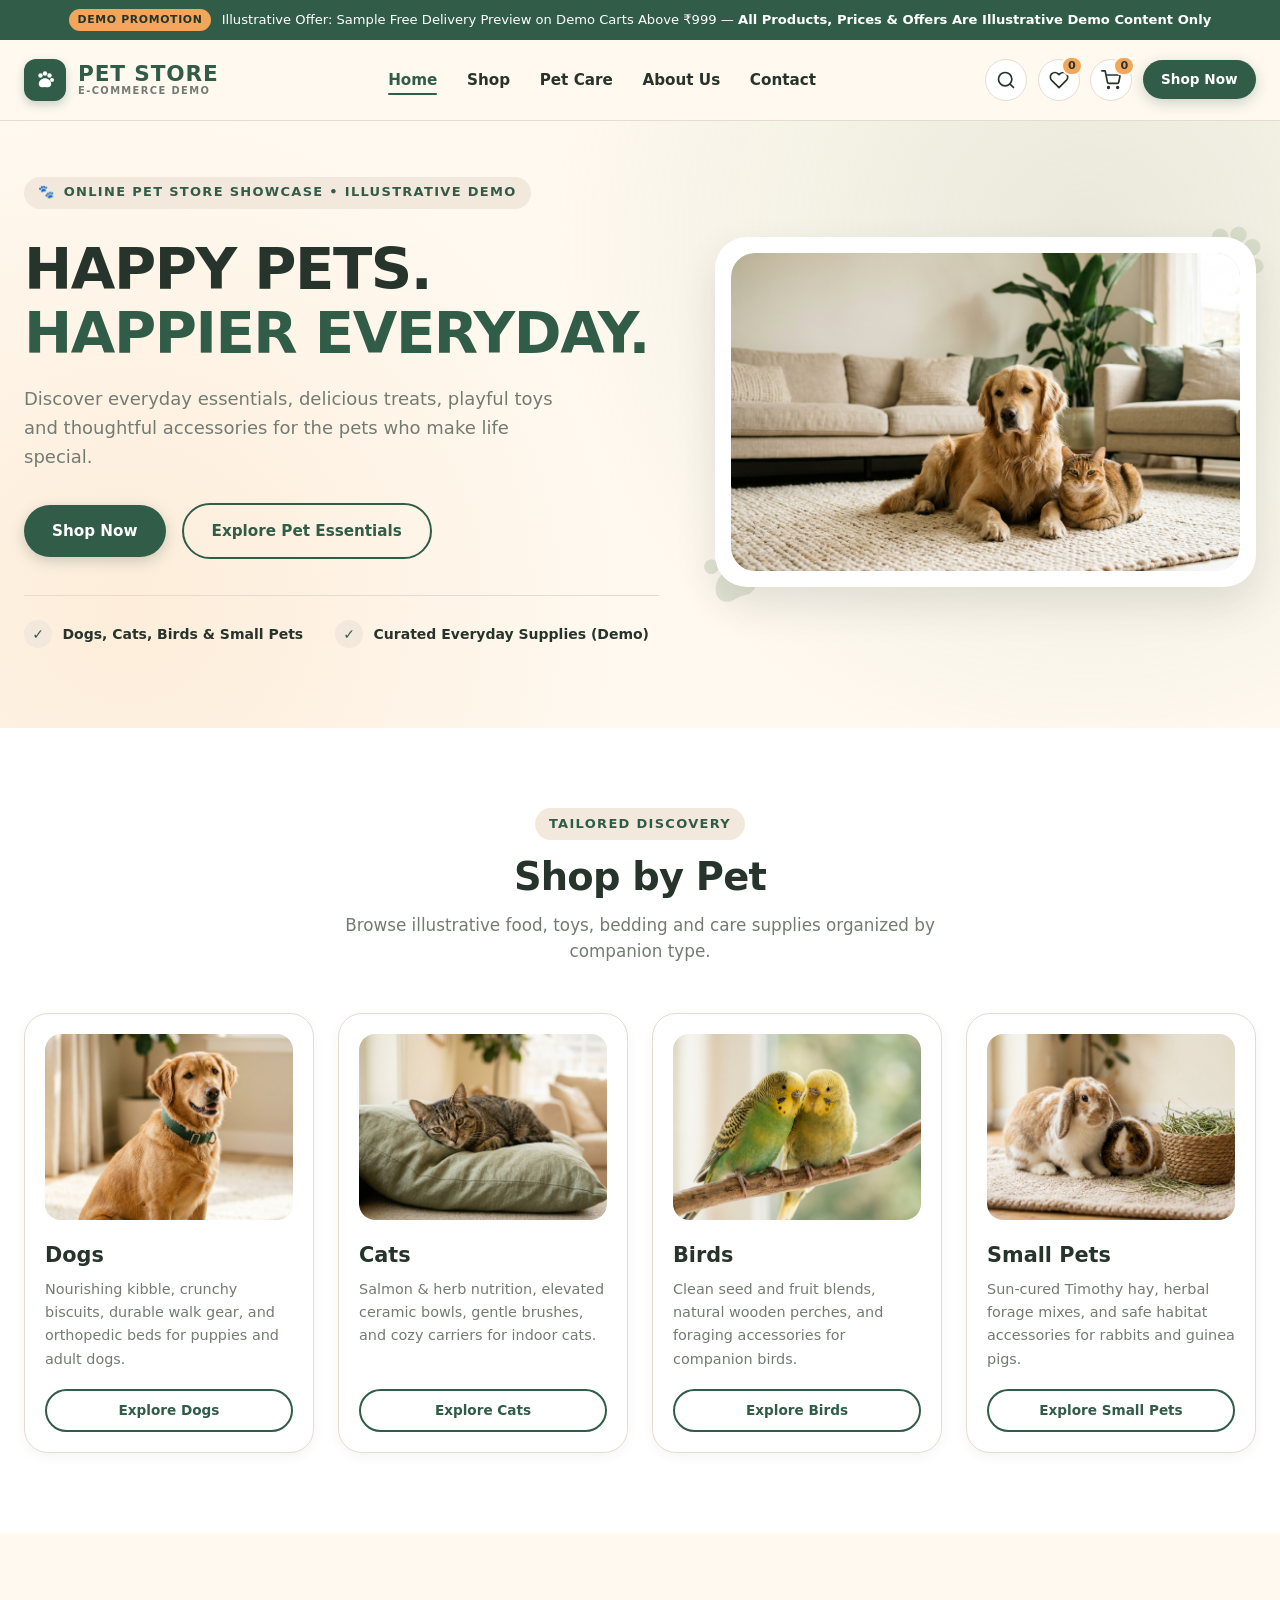
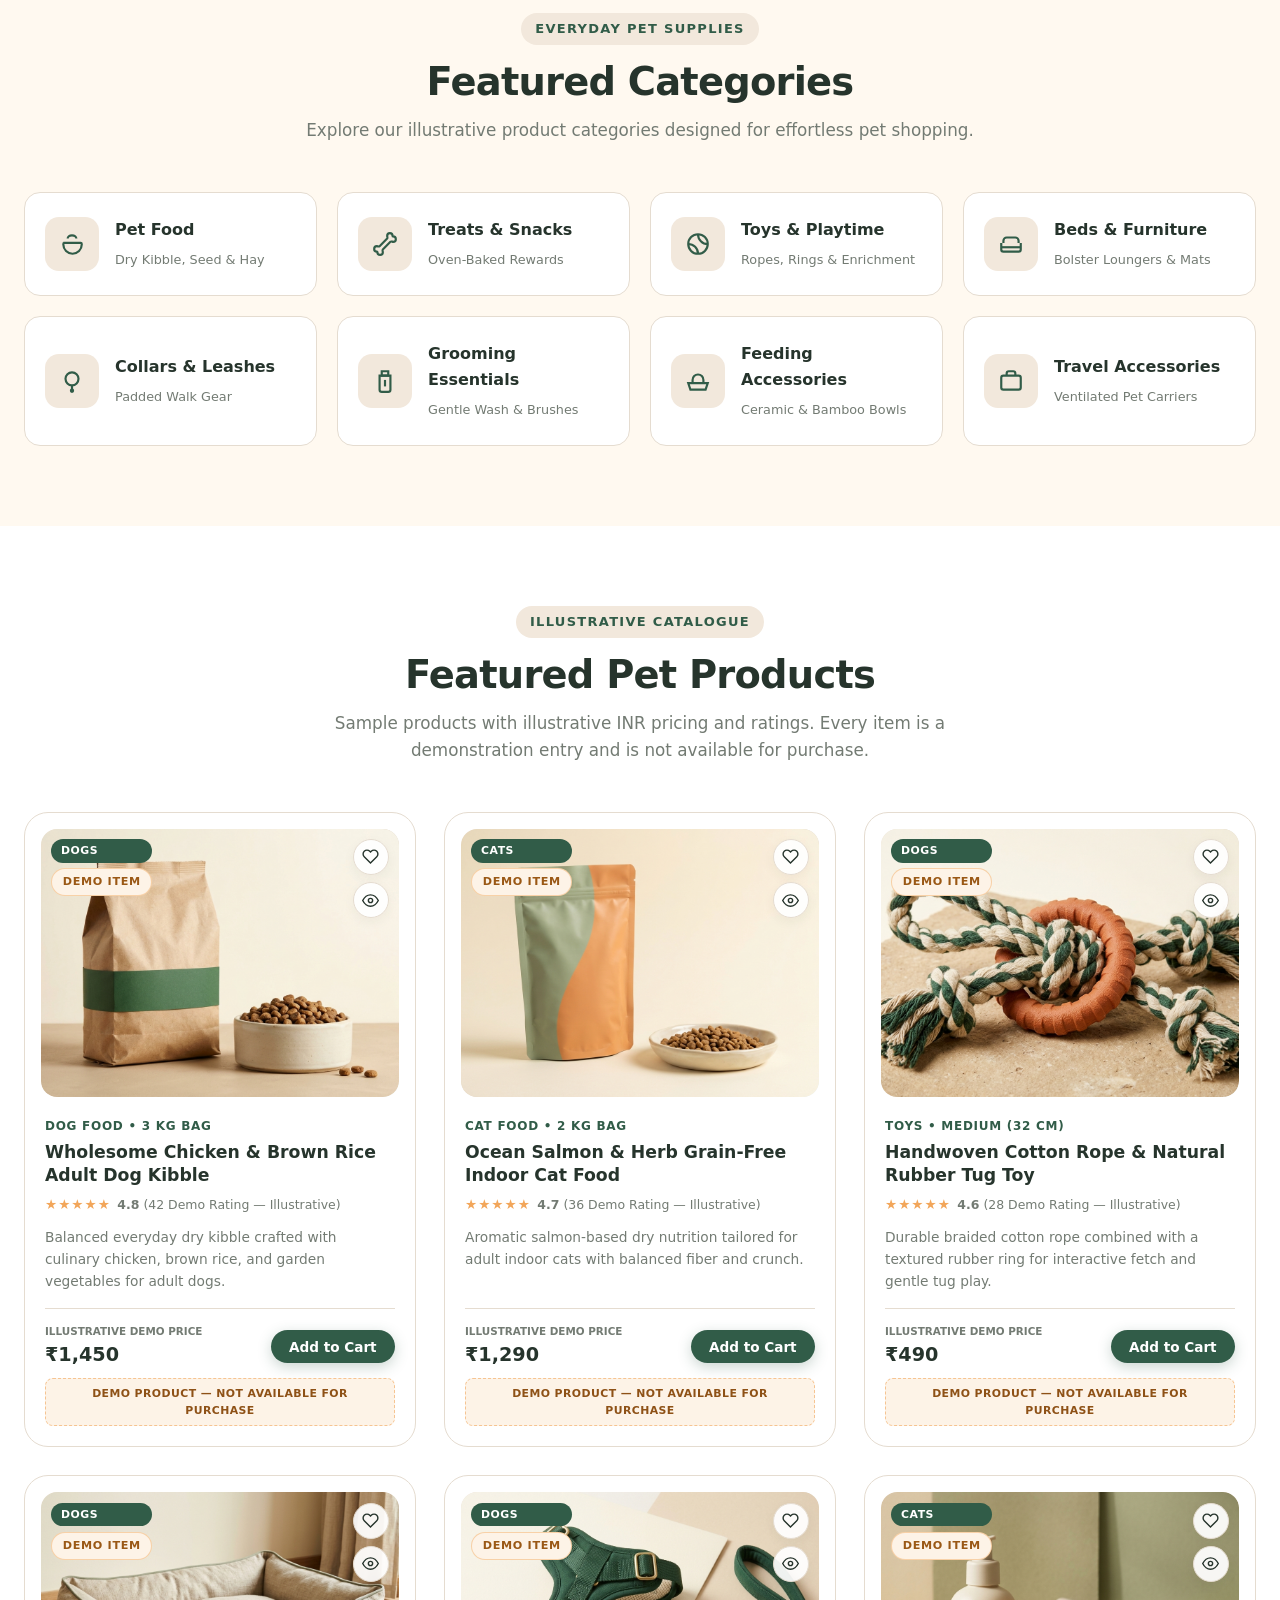
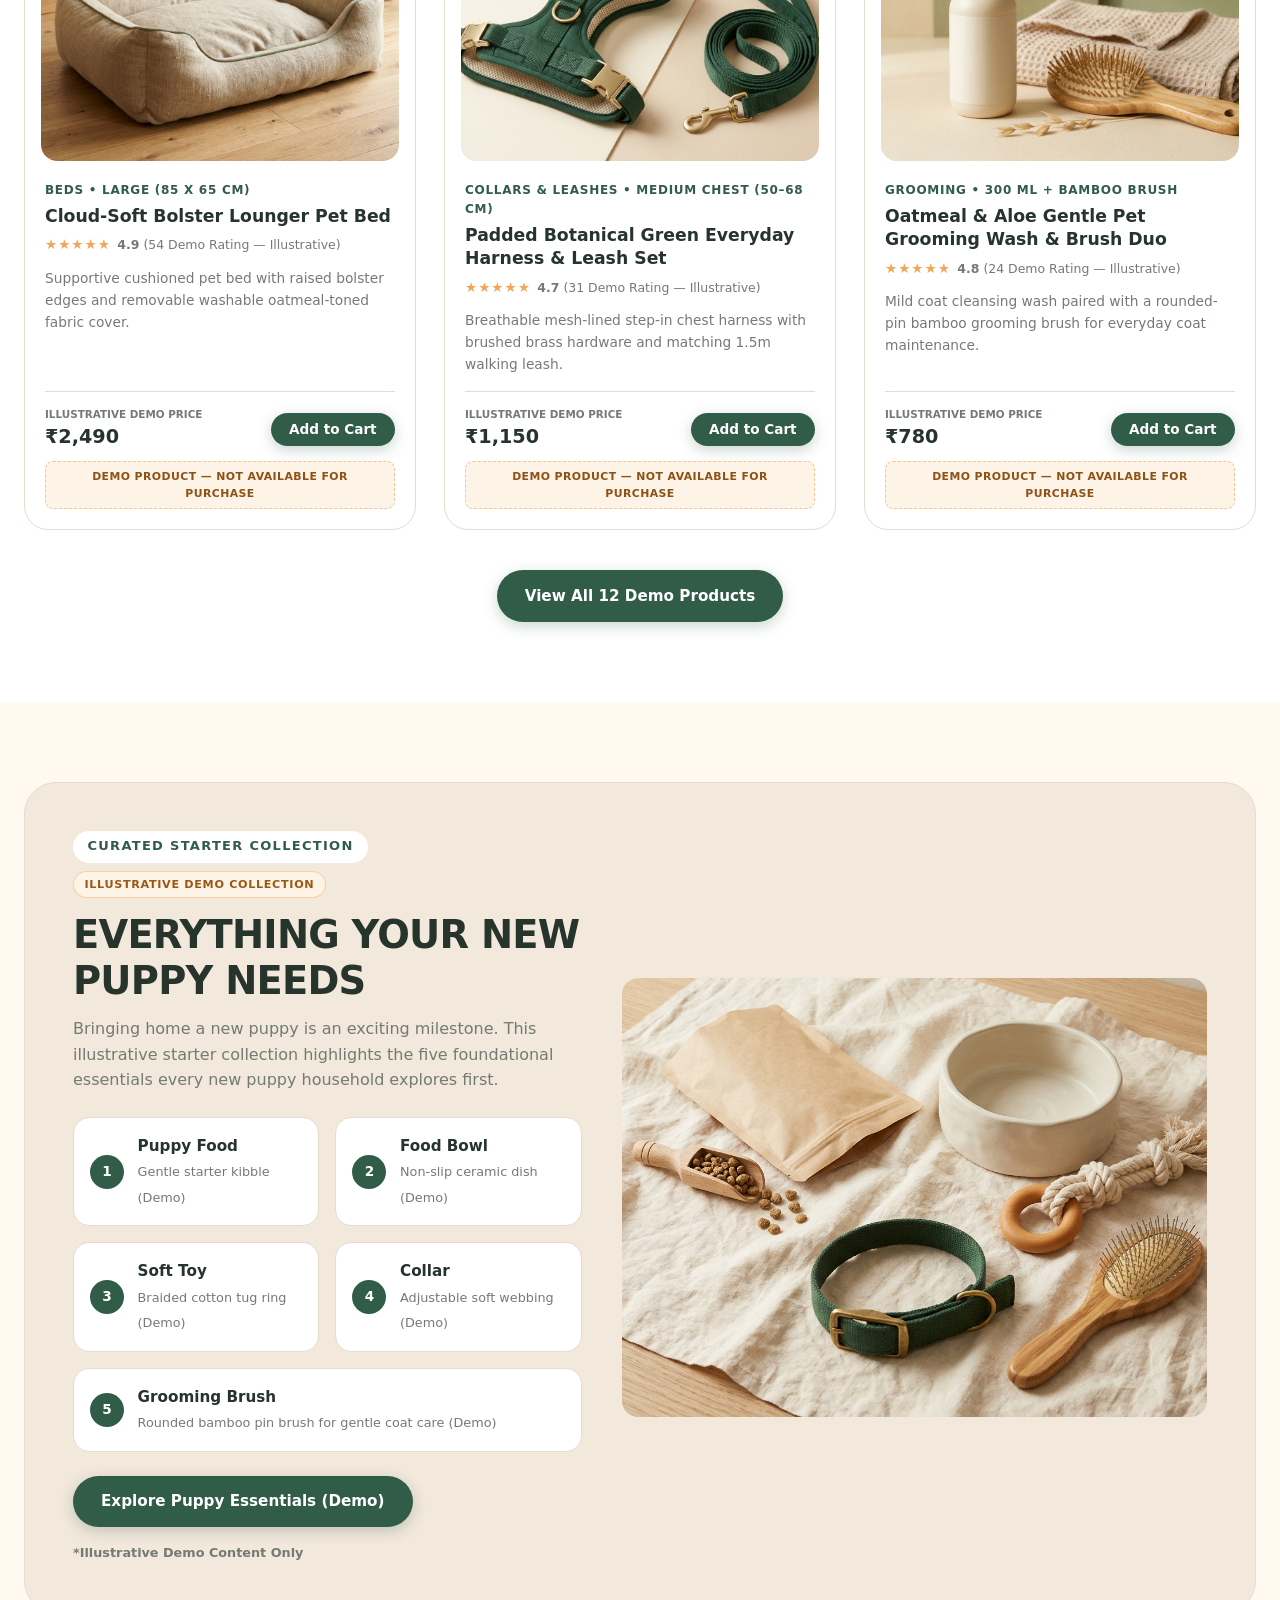
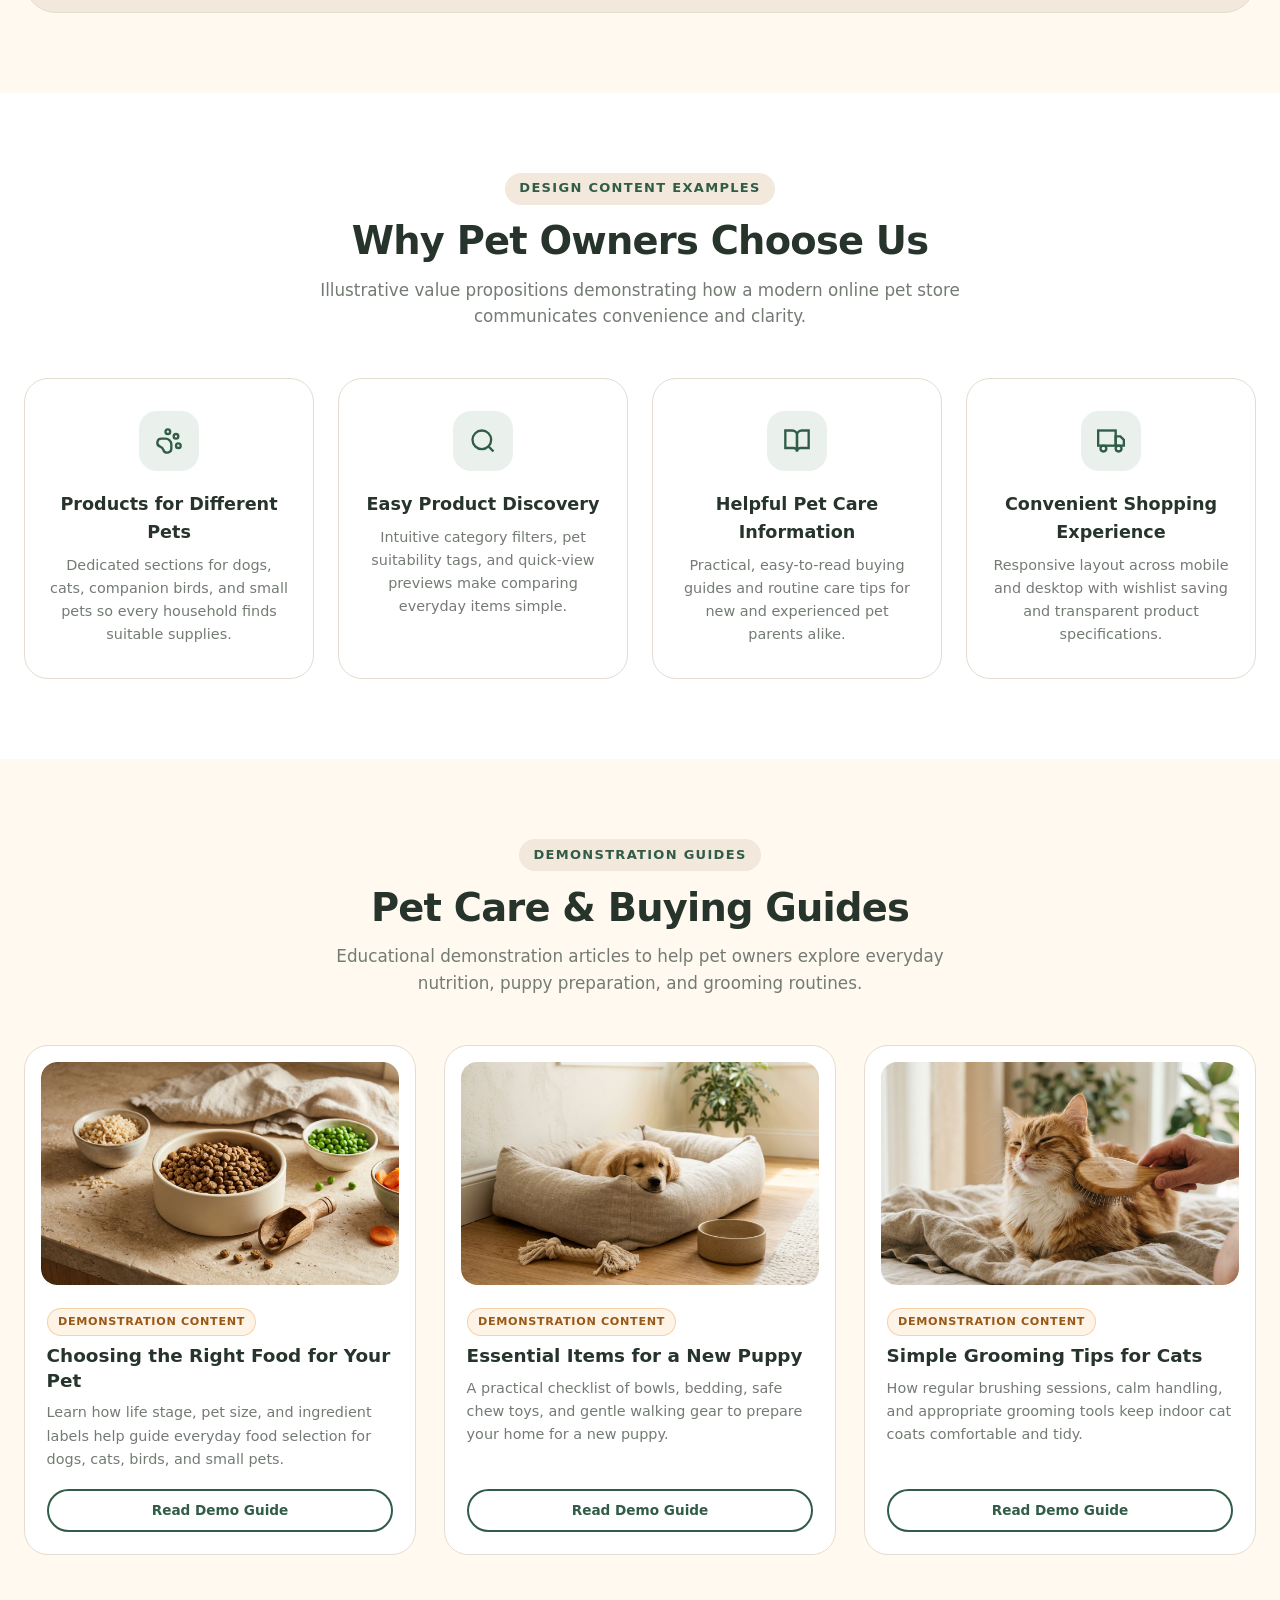
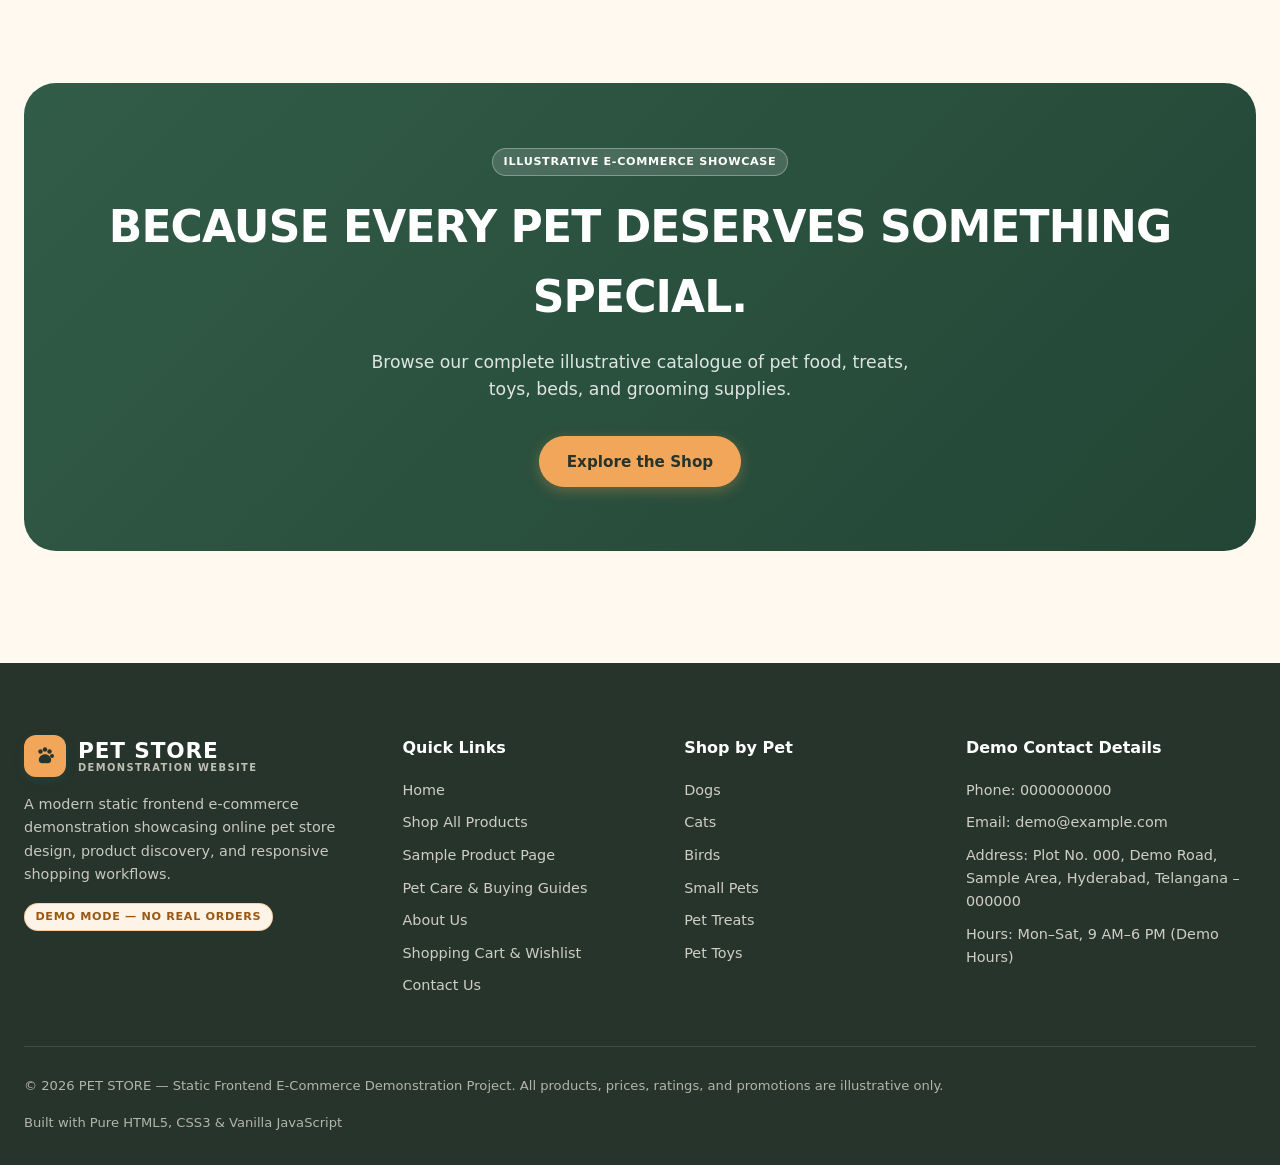
<file: index.html>
<!DOCTYPE html>
<html lang="en">
<head>
  <meta charset="UTF-8">
  <meta name="viewport" content="width=device-width, initial-scale=1.0">
  <title>PET STORE | Online Pet Store for Dog Food, Cat Food, Pet Toys &amp; Supplies (Demo)</title>
  <meta name="description" content="Explore PET STORE, a modern online pet store demonstration showcasing dog food, cat food, pet accessories, pet toys, and pet grooming products. Illustrative demo website.">
  <meta name="keywords" content="Pet Store, Online Pet Store, Dog Food, Cat Food, Pet Accessories, Pet Toys, Pet Grooming Products, Pet Supplies">
  <meta property="og:title" content="PET STORE — Premium Online Pet Store Demo">
  <meta property="og:description" content="Discover everyday essentials, delicious treats, playful toys and thoughtful accessories for dogs, cats, birds and small pets. Illustrative demo website.">
  <meta property="og:type" content="website">
  <meta property="og:url" content="index.html">
  <link rel="stylesheet" href="css/styles.css">
</head>
<body>

  <!-- Top Illustrative Demo Announcement Bar -->
  <div class="announcement-bar" role="region" aria-label="Demo Promotion Notice">
    <div class="announcement-bar-inner">
      <span class="announcement-tag">Demo Promotion</span>
      <span>Illustrative Offer: Sample Free Delivery Preview on Demo Carts Above ₹999 — <strong>All Products, Prices &amp; Offers Are Illustrative Demo Content Only</strong></span>
    </div>
  </div>

  <!-- Global Navigation Header -->
  <header class="site-header">
    <div class="container navbar">
      <a href="index.html" class="brand-logo" aria-label="PET STORE Home">
        <span class="brand-logo-mark" aria-hidden="true">
          <svg viewBox="0 0 24 24" fill="currentColor">
            <circle cx="7.5" cy="7.5" r="2.2"/>
            <circle cx="12" cy="5.5" r="2.2"/>
            <circle cx="16.5" cy="7.5" r="2.2"/>
            <circle cx="19" cy="12" r="2"/>
            <path d="M12 10.2c-3.2 0-5.8 2.4-6.2 5.3-.3 2.1 1.4 3.8 3.5 3.8 1 0 1.8-.3 2.7-.3s1.7.3 2.7.3c2.1 0 3.8-1.7 3.5-3.8-.4-2.9-3-5.3-6.2-5.3z"/>
          </svg>
        </span>
        <span class="brand-logo-text">
          <span>PET STORE</span>
          <span class="brand-logo-sub">E-Commerce Demo</span>
        </span>
      </a>

      <nav aria-label="Main Navigation">
        <ul class="nav-links" id="main-nav-links">
          <li><a href="index.html" class="nav-link active">Home</a></li>
          <li><a href="shop.html" class="nav-link">Shop</a></li>
          <li><a href="pet-care.html" class="nav-link">Pet Care</a></li>
          <li><a href="about.html" class="nav-link">About Us</a></li>
          <li><a href="contact.html" class="nav-link">Contact</a></li>
        </ul>
      </nav>

      <div class="nav-actions">
        <button type="button" class="icon-btn" id="header-search-toggle" aria-label="Toggle Product Search" title="Search Products">
          <svg viewBox="0 0 24 24" fill="none" stroke="currentColor" stroke-width="2" stroke-linecap="round" stroke-linejoin="round">
            <circle cx="11" cy="11" r="8"></circle>
            <line x1="21" y1="21" x2="16.65" y2="16.65"></line>
          </svg>
        </button>

        <a href="cart.html#wishlist-section" class="icon-btn" aria-label="View Demo Wishlist" title="Wishlist">
          <svg viewBox="0 0 24 24" fill="none" stroke="currentColor" stroke-width="2" stroke-linecap="round" stroke-linejoin="round">
            <path d="M20.84 4.61a5.5 5.5 0 0 0-7.78 0L12 5.67l-1.06-1.06a5.5 5.5 0 0 0-7.78 7.78l1.06 1.06L12 21.23l7.78-7.78 1.06-1.06a5.5 5.5 0 0 0 0-7.78z"></path>
          </svg>
          <span class="badge-count js-wishlist-count">0</span>
        </a>

        <a href="cart.html" class="icon-btn" aria-label="View Demo Shopping Cart" title="Shopping Cart">
          <svg viewBox="0 0 24 24" fill="none" stroke="currentColor" stroke-width="2" stroke-linecap="round" stroke-linejoin="round">
            <circle cx="9" cy="21" r="1"></circle>
            <circle cx="20" cy="21" r="1"></circle>
            <path d="M1 1h4l2.68 13.39a2 2 0 0 0 2 1.61h9.72a2 2 0 0 0 2-1.61L23 6H6"></path>
          </svg>
          <span class="badge-count js-cart-count">0</span>
        </a>

        <a href="shop.html" class="btn btn-primary btn-sm nav-cta-desktop">Shop Now</a>

        <button type="button" class="mobile-menu-toggle" id="mobile-menu-toggle" aria-label="Open Navigation Menu" aria-expanded="false">
          <svg width="22" height="22" viewBox="0 0 24 24" fill="none" stroke="currentColor" stroke-width="2">
            <line x1="3" y1="6" x2="21" y2="6"></line>
            <line x1="3" y1="12" x2="21" y2="12"></line>
            <line x1="3" y1="18" x2="21" y2="18"></line>
          </svg>
        </button>
      </div>
    </div>

    <!-- Collapsible Search Bar -->
    <div class="header-search-bar" id="header-search-bar">
      <div class="container">
        <form action="shop.html" method="GET" class="header-search-form">
          <input type="search" name="q" class="header-search-input" placeholder="Search demo dog food, cat food, toys, beds or grooming supplies..." aria-label="Search Demo Catalogue">
          <button type="submit" class="btn btn-primary btn-sm">Search Shop</button>
        </form>
      </div>
    </div>
  </header>

  <main>
    <!-- A. HERO SECTION -->
    <section class="hero-section">
      <div class="container hero-grid">
        <div class="hero-content">
          <span class="section-eyebrow">
            <span>🐾</span> Online Pet Store Showcase • Illustrative Demo
          </span>
          <h1 class="hero-title">HAPPY PETS. <span>HAPPIER EVERYDAY.</span></h1>
          <p class="hero-text">
            Discover everyday essentials, delicious treats, playful toys and thoughtful accessories for the pets who make life special.
          </p>
          <div class="hero-actions">
            <a href="shop.html" class="btn btn-primary">Shop Now</a>
            <a href="#featured-categories" class="btn btn-outline">Explore Pet Essentials</a>
          </div>
          <div class="hero-highlights">
            <div class="hero-highlight-item">
              <span class="hero-highlight-dot" aria-hidden="true">✓</span>
              <span>Dogs, Cats, Birds &amp; Small Pets</span>
            </div>
            <div class="hero-highlight-item">
              <span class="hero-highlight-dot" aria-hidden="true">✓</span>
              <span>Curated Everyday Supplies (Demo)</span>
            </div>
          </div>
        </div>

        <div class="hero-visual-wrap">
          <svg class="paw-deco paw-deco-1" viewBox="0 0 24 24" fill="currentColor" aria-hidden="true">
            <circle cx="7.5" cy="7.5" r="2.2"/><circle cx="12" cy="5.5" r="2.2"/><circle cx="16.5" cy="7.5" r="2.2"/><circle cx="19" cy="12" r="2"/>
            <path d="M12 10.2c-3.2 0-5.8 2.4-6.2 5.3-.3 2.1 1.4 3.8 3.5 3.8 1 0 1.8-.3 2.7-.3s1.7.3 2.7.3c2.1 0 3.8-1.7 3.5-3.8-.4-2.9-3-5.3-6.2-5.3z"/>
          </svg>
          <svg class="paw-deco paw-deco-2" viewBox="0 0 24 24" fill="currentColor" aria-hidden="true">
            <circle cx="7.5" cy="7.5" r="2.2"/><circle cx="12" cy="5.5" r="2.2"/><circle cx="16.5" cy="7.5" r="2.2"/><circle cx="19" cy="12" r="2"/>
            <path d="M12 10.2c-3.2 0-5.8 2.4-6.2 5.3-.3 2.1 1.4 3.8 3.5 3.8 1 0 1.8-.3 2.7-.3s1.7.3 2.7.3c2.1 0 3.8-1.7 3.5-3.8-.4-2.9-3-5.3-6.2-5.3z"/>
          </svg>
          <div class="hero-visual-card">
            <div class="img-placeholder has-image img-placeholder-aspect-16-10" role="img" aria-label="Friendly Golden Retriever dog and Tabby cat relaxing together in a bright, warm sunlit living room">
              <img src="images/hero-dog-and-cat-home.jpeg" alt="Friendly Dog and Cat relaxing together in a welcoming home" loading="eager" onerror="this.onerror=null; this.src='assets/images/hero-dog-and-cat-home.jpeg';">
            </div>
          </div>
        </div>
      </div>
    </section>

    <!-- B. SHOP BY PET -->
    <section class="section bg-white" id="shop-by-pet">
      <div class="container">
        <div class="section-header">
          <span class="section-eyebrow">Tailored Discovery</span>
          <h2 class="section-title">Shop by Pet</h2>
          <p class="section-subtitle">Browse illustrative food, toys, bedding and care supplies organized by companion type.</p>
        </div>

        <div class="pet-grid">
          <!-- Dogs -->
          <article class="pet-card">
            <div class="img-placeholder has-image img-placeholder-aspect-4-3" role="img" aria-label="Happy dog portrait with natural collar in warm daylight">
              <img src="images/category-dogs.jpeg" alt="Dog companion supplies" loading="lazy" onerror="this.onerror=null; this.src='assets/images/category-dogs.jpeg';">
            </div>
            <div class="pet-card-body">
              <h3 class="pet-card-title">Dogs</h3>
              <p class="pet-card-desc">Nourishing kibble, crunchy biscuits, durable walk gear, and orthopedic beds for puppies and adult dogs.</p>
              <a href="shop.html?pet=Dogs" class="btn btn-outline btn-sm">Explore Dogs</a>
            </div>
          </article>

          <!-- Cats -->
          <article class="pet-card">
            <div class="img-placeholder has-image img-placeholder-aspect-4-3" role="img" aria-label="Curled tabby cat resting on soft linen cushion">
              <img src="images/category-cats.jpeg" alt="Cat companion supplies" loading="lazy" onerror="this.onerror=null; this.src='assets/images/category-cats.jpeg';">
            </div>
            <div class="pet-card-body">
              <h3 class="pet-card-title">Cats</h3>
              <p class="pet-card-desc">Salmon &amp; herb nutrition, elevated ceramic bowls, gentle brushes, and cozy carriers for indoor cats.</p>
              <a href="shop.html?pet=Cats" class="btn btn-outline btn-sm">Explore Cats</a>
            </div>
          </article>

          <!-- Birds -->
          <article class="pet-card">
            <div class="img-placeholder has-image img-placeholder-aspect-4-3" role="img" aria-label="Colorful companion parakeet perched on natural wood branch">
              <img src="images/category-birds.jpeg" alt="Companion bird supplies" loading="lazy" onerror="this.onerror=null; this.src='assets/images/category-birds.jpeg';">
            </div>
            <div class="pet-card-body">
              <h3 class="pet-card-title">Birds</h3>
              <p class="pet-card-desc">Clean seed and fruit blends, natural wooden perches, and foraging accessories for companion birds.</p>
              <a href="shop.html?pet=Birds" class="btn btn-outline btn-sm">Explore Birds</a>
            </div>
          </article>

          <!-- Small Pets -->
          <article class="pet-card">
            <div class="img-placeholder has-image img-placeholder-aspect-4-3" role="img" aria-label="Lop-eared rabbit and guinea pig with fresh Timothy hay">
              <img src="images/category-small-pets.jpeg" alt="Small pet forage and supplies" loading="lazy" onerror="this.onerror=null; this.src='assets/images/category-small-pets.jpeg';">
            </div>
            <div class="pet-card-body">
              <h3 class="pet-card-title">Small Pets</h3>
              <p class="pet-card-desc">Sun-cured Timothy hay, herbal forage mixes, and safe habitat accessories for rabbits and guinea pigs.</p>
              <a href="shop.html?pet=Small+Pets" class="btn btn-outline btn-sm">Explore Small Pets</a>
            </div>
          </article>
        </div>
      </div>
    </section>

    <!-- C. FEATURED CATEGORIES (8 CARDS) -->
    <section class="section bg-cream" id="featured-categories">
      <div class="container">
        <div class="section-header">
          <span class="section-eyebrow">Everyday Pet Supplies</span>
          <h2 class="section-title">Featured Categories</h2>
          <p class="section-subtitle">Explore our illustrative product categories designed for effortless pet shopping.</p>
        </div>

        <div class="category-grid-8">
          <a href="shop.html?category=Dog+Food" class="cat-tile">
            <div class="cat-tile-icon" aria-hidden="true">
              <svg viewBox="0 0 24 24" fill="none" stroke="currentColor" stroke-width="2"><path d="M4 11h16a1 1 0 0 1 1 1v.5a8.5 8.5 0 0 1-17 0V12a1 1 0 0 1 1-1Z"/><path d="M8 7c0-1.5 1.5-3 4-3s4 1.5 4 3"/></svg>
            </div>
            <div class="cat-tile-info">
              <h3>Pet Food</h3>
              <span>Dry Kibble, Seed &amp; Hay</span>
            </div>
          </a>

          <a href="shop.html?category=Treats" class="cat-tile">
            <div class="cat-tile-icon" aria-hidden="true">
              <svg viewBox="0 0 24 24" fill="none" stroke="currentColor" stroke-width="2"><path d="M17 10c.7-.7 1.69 0 2.5 0a2.5 2.5 0 1 0 0-5 .5.5 0 0 1-.5-.5 2.5 2.5 0 1 0-5 0c0 .81.7 1.8 0 2.5l-7 7c-.7.7-1.69 0-2.5 0a2.5 2.5 0 0 0 0 5c.28 0 .5.22.5.5a2.5 2.5 0 1 0 5 0c0-.81-.7-1.8 0-2.5Z"/></svg>
            </div>
            <div class="cat-tile-info">
              <h3>Treats &amp; Snacks</h3>
              <span>Oven-Baked Rewards</span>
            </div>
          </a>

          <a href="shop.html?category=Toys" class="cat-tile">
            <div class="cat-tile-icon" aria-hidden="true">
              <svg viewBox="0 0 24 24" fill="none" stroke="currentColor" stroke-width="2"><circle cx="12" cy="12" r="9"/><path d="M12 3a9 9 0 0 0 9 9"/><path d="M3 12a9 9 0 0 1 9 9"/></svg>
            </div>
            <div class="cat-tile-info">
              <h3>Toys &amp; Playtime</h3>
              <span>Ropes, Rings &amp; Enrichment</span>
            </div>
          </a>

          <a href="shop.html?category=Beds" class="cat-tile">
            <div class="cat-tile-icon" aria-hidden="true">
              <svg viewBox="0 0 24 24" fill="none" stroke="currentColor" stroke-width="2"><path d="M3 11v6a2 2 0 0 0 2 2h14a2 2 0 0 0 2-2v-6"/><path d="M5 11V9a3 3 0 0 1 3-3h8a3 3 0 0 1 3 3v2"/><line x1="3" y1="15" x2="21" y2="15"/></svg>
            </div>
            <div class="cat-tile-info">
              <h3>Beds &amp; Furniture</h3>
              <span>Bolster Loungers &amp; Mats</span>
            </div>
          </a>

          <a href="shop.html?category=Collars+%26+Leashes" class="cat-tile">
            <div class="cat-tile-icon" aria-hidden="true">
              <svg viewBox="0 0 24 24" fill="none" stroke="currentColor" stroke-width="2"><circle cx="12" cy="10" r="6"/><path d="M12 16v5"/><circle cx="12" cy="21" r="1"/></svg>
            </div>
            <div class="cat-tile-info">
              <h3>Collars &amp; Leashes</h3>
              <span>Padded Walk Gear</span>
            </div>
          </a>

          <a href="shop.html?category=Grooming" class="cat-tile">
            <div class="cat-tile-icon" aria-hidden="true">
              <svg viewBox="0 0 24 24" fill="none" stroke="currentColor" stroke-width="2"><path d="M9 3h6v4H9z"/><path d="M7 7h10v13a2 2 0 0 1-2 2H9a2 2 0 0 1-2-2Z"/><line x1="12" y1="11" x2="12" y2="17"/></svg>
            </div>
            <div class="cat-tile-info">
              <h3>Grooming Essentials</h3>
              <span>Gentle Wash &amp; Brushes</span>
            </div>
          </a>

          <a href="shop.html?category=Feeding+Accessories" class="cat-tile">
            <div class="cat-tile-icon" aria-hidden="true">
              <svg viewBox="0 0 24 24" fill="none" stroke="currentColor" stroke-width="2"><path d="M3 14h18l-2 6H5l-2-6Z"/><path d="M7 14v-3a5 5 0 0 1 10 0v3"/></svg>
            </div>
            <div class="cat-tile-info">
              <h3>Feeding Accessories</h3>
              <span>Ceramic &amp; Bamboo Bowls</span>
            </div>
          </a>

          <a href="shop.html?category=Travel+Accessories" class="cat-tile">
            <div class="cat-tile-icon" aria-hidden="true">
              <svg viewBox="0 0 24 24" fill="none" stroke="currentColor" stroke-width="2"><rect x="3" y="7" width="18" height="13" rx="2"/><path d="M8 7V5a2 2 0 0 1 2-2h4a2 2 0 0 1 2 2v2"/></svg>
            </div>
            <div class="cat-tile-info">
              <h3>Travel Accessories</h3>
              <span>Ventilated Pet Carriers</span>
            </div>
          </a>
        </div>
      </div>
    </section>

    <!-- D. FEATURED PRODUCTS (6 DEMO PRODUCTS) -->
    <section class="section bg-white" id="featured-products">
      <div class="container">
        <div class="section-header">
          <span class="section-eyebrow">Illustrative Catalogue</span>
          <h2 class="section-title">Featured Pet Products</h2>
          <p class="section-subtitle">Sample products with illustrative INR pricing and ratings. Every item is a demonstration entry and is not available for purchase.</p>
        </div>

        <div class="products-grid" id="home-featured-products">
          <!-- Populated dynamically by js/app.js from DEMO_PRODUCTS -->
        </div>

        <div style="text-align:center; margin-top:2.5rem;">
          <a href="shop.html" class="btn btn-primary">View All 12 Demo Products</a>
        </div>
      </div>
    </section>

    <!-- E. SPECIAL COLLECTION: EVERYTHING YOUR NEW PUPPY NEEDS -->
    <section class="section bg-cream">
      <div class="container">
        <div class="puppy-collection-box">
          <div class="puppy-collection-grid">
            <div>
              <div style="display:flex; gap:0.5rem; flex-wrap:wrap; margin-bottom:0.85rem;">
                <span class="section-eyebrow" style="background:var(--bg-white); margin-bottom:0;">Curated Starter Collection</span>
                <span class="demo-pill">Illustrative Demo Collection</span>
              </div>
              <h2 class="section-title" style="text-align:left;">EVERYTHING YOUR NEW PUPPY NEEDS</h2>
              <p style="color:var(--text-secondary); margin-bottom:1.25rem;">
                Bringing home a new puppy is an exciting milestone. This illustrative starter collection highlights the five foundational essentials every new puppy household explores first.
              </p>

              <div class="puppy-items-list">
                <div class="puppy-item-card">
                  <span class="puppy-item-num">1</span>
                  <div>
                    <strong style="display:block; font-size:0.95rem;">Puppy Food</strong>
                    <span style="font-size:0.8rem; color:var(--text-secondary);">Gentle starter kibble (Demo)</span>
                  </div>
                </div>
                <div class="puppy-item-card">
                  <span class="puppy-item-num">2</span>
                  <div>
                    <strong style="display:block; font-size:0.95rem;">Food Bowl</strong>
                    <span style="font-size:0.8rem; color:var(--text-secondary);">Non-slip ceramic dish (Demo)</span>
                  </div>
                </div>
                <div class="puppy-item-card">
                  <span class="puppy-item-num">3</span>
                  <div>
                    <strong style="display:block; font-size:0.95rem;">Soft Toy</strong>
                    <span style="font-size:0.8rem; color:var(--text-secondary);">Braided cotton tug ring (Demo)</span>
                  </div>
                </div>
                <div class="puppy-item-card">
                  <span class="puppy-item-num">4</span>
                  <div>
                    <strong style="display:block; font-size:0.95rem;">Collar</strong>
                    <span style="font-size:0.8rem; color:var(--text-secondary);">Adjustable soft webbing (Demo)</span>
                  </div>
                </div>
                <div class="puppy-item-card" style="grid-column: 1 / -1;">
                  <span class="puppy-item-num">5</span>
                  <div>
                    <strong style="display:block; font-size:0.95rem;">Grooming Brush</strong>
                    <span style="font-size:0.8rem; color:var(--text-secondary);">Rounded bamboo pin brush for gentle coat care (Demo)</span>
                  </div>
                </div>
              </div>

              <div style="display:flex; align-items:center; gap:1rem; flex-wrap:wrap; margin-top:1.5rem;">
                <a href="shop.html?pet=Dogs" class="btn btn-primary">Explore Puppy Essentials (Demo)</a>
                <span style="font-size:0.8rem; font-weight:700; color:var(--text-secondary);">*Illustrative Demo Content Only</span>
              </div>
            </div>

            <div>
              <div class="img-placeholder has-image img-placeholder-aspect-4-3" role="img" aria-label="Curated Puppy Starter Kit flatlay with puppy food, ceramic bowl, soft cotton toy, collar, and bamboo grooming brush">
                <img src="images/collection-puppy-starter-kit.jpeg" alt="Puppy Starter Collection — Food, Bowl, Soft Toy, Collar and Brush" loading="lazy" onerror="this.onerror=null; this.src='assets/images/collection-puppy-starter-kit.jpeg';">
              </div>
            </div>
          </div>
        </div>
      </div>
    </section>

    <!-- F. WHY PET OWNERS CHOOSE US (DESIGN CONTENT EXAMPLES) -->
    <section class="section bg-white">
      <div class="container">
        <div class="section-header">
          <span class="section-eyebrow">Design Content Examples</span>
          <h2 class="section-title">Why Pet Owners Choose Us</h2>
          <p class="section-subtitle">Illustrative value propositions demonstrating how a modern online pet store communicates convenience and clarity.</p>
        </div>

        <div class="values-grid">
          <div class="value-card">
            <div class="value-icon" aria-hidden="true">
              <svg viewBox="0 0 24 24" fill="none" stroke="currentColor" stroke-width="2"><circle cx="11" cy="4" r="2"/><circle cx="18" cy="8" r="2"/><circle cx="20" cy="16" r="2"/><path d="M9 10a5 5 0 0 1 5 5v3.5a3.5 3.5 0 0 1-6.84 1.045Q6.52 17.48 4.46 16.84A3.5 3.5 0 0 1 5.5 10Z"/></svg>
            </div>
            <h3>Products for Different Pets</h3>
            <p>Dedicated sections for dogs, cats, companion birds, and small pets so every household finds suitable supplies.</p>
          </div>

          <div class="value-card">
            <div class="value-icon" aria-hidden="true">
              <svg viewBox="0 0 24 24" fill="none" stroke="currentColor" stroke-width="2"><circle cx="11" cy="11" r="8"/><line x1="21" y1="21" x2="16.65" y2="16.65"/></svg>
            </div>
            <h3>Easy Product Discovery</h3>
            <p>Intuitive category filters, pet suitability tags, and quick-view previews make comparing everyday items simple.</p>
          </div>

          <div class="value-card">
            <div class="value-icon" aria-hidden="true">
              <svg viewBox="0 0 24 24" fill="none" stroke="currentColor" stroke-width="2"><path d="M2 3h6a4 4 0 0 1 4 4v14a3 3 0 0 0-3-3H2z"/><path d="M22 3h-6a4 4 0 0 0-4 4v14a3 3 0 0 1 3-3h7z"/></svg>
            </div>
            <h3>Helpful Pet Care Information</h3>
            <p>Practical, easy-to-read buying guides and routine care tips for new and experienced pet parents alike.</p>
          </div>

          <div class="value-card">
            <div class="value-icon" aria-hidden="true">
              <svg viewBox="0 0 24 24" fill="none" stroke="currentColor" stroke-width="2"><rect x="1" y="3" width="15" height="13"/><polygon points="16 8 20 8 23 11 23 16 16 16 16 8"/><circle cx="5.5" cy="18.5" r="2.5"/><circle cx="18.5" cy="18.5" r="2.5"/></svg>
            </div>
            <h3>Convenient Shopping Experience</h3>
            <p>Responsive layout across mobile and desktop with wishlist saving and transparent product specifications.</p>
          </div>
        </div>
      </div>
    </section>

    <!-- G. PET CARE CONTENT PREVIEW -->
    <section class="section bg-cream">
      <div class="container">
        <div class="section-header">
          <span class="section-eyebrow">Demonstration Guides</span>
          <h2 class="section-title">Pet Care &amp; Buying Guides</h2>
          <p class="section-subtitle">Educational demonstration articles to help pet owners explore everyday nutrition, puppy preparation, and grooming routines.</p>
        </div>

        <div class="articles-grid">
          <article class="article-card">
            <div class="article-card-media">
              <div class="img-placeholder has-image img-placeholder-aspect-16-10" role="img" aria-label="Pet food bowls with wholesome kibble and measuring scoop">
                <img src="images/article-choosing-pet-food.jpeg" alt="Choosing the Right Food for Your Pet" loading="lazy" onerror="this.onerror=null; this.src='assets/images/article-choosing-pet-food.jpeg';">
              </div>
            </div>
            <div class="article-card-body">
              <div><span class="demo-pill">Demonstration Content</span></div>
              <h3 class="article-card-title">Choosing the Right Food for Your Pet</h3>
              <p class="article-card-excerpt">Learn how life stage, pet size, and ingredient labels help guide everyday food selection for dogs, cats, birds, and small pets.</p>
              <a href="pet-care.html#guide-food" class="btn btn-outline btn-sm">Read Demo Guide</a>
            </div>
          </article>

          <article class="article-card">
            <div class="article-card-media">
              <div class="img-placeholder has-image img-placeholder-aspect-16-10" role="img" aria-label="Young puppy resting near a soft bed, bowl, and rope toy">
                <img src="images/article-new-puppy-essentials.jpeg" alt="Essential Items for a New Puppy" loading="lazy" onerror="this.onerror=null; this.src='assets/images/article-new-puppy-essentials.jpeg';">
              </div>
            </div>
            <div class="article-card-body">
              <div><span class="demo-pill">Demonstration Content</span></div>
              <h3 class="article-card-title">Essential Items for a New Puppy</h3>
              <p class="article-card-excerpt">A practical checklist of bowls, bedding, safe chew toys, and gentle walking gear to prepare your home for a new puppy.</p>
              <a href="pet-care.html#guide-puppy" class="btn btn-outline btn-sm">Read Demo Guide</a>
            </div>
          </article>

          <article class="article-card">
            <div class="article-card-media">
              <div class="img-placeholder has-image img-placeholder-aspect-16-10" role="img" aria-label="Cat being gently brushed with a bamboo grooming brush">
                <img src="images/article-cat-grooming-tips.jpeg" alt="Simple Grooming Tips for Cats" loading="lazy" onerror="this.onerror=null; this.src='assets/images/article-cat-grooming-tips.jpeg';">
              </div>
            </div>
            <div class="article-card-body">
              <div><span class="demo-pill">Demonstration Content</span></div>
              <h3 class="article-card-title">Simple Grooming Tips for Cats</h3>
              <p class="article-card-excerpt">How regular brushing sessions, calm handling, and appropriate grooming tools keep indoor cat coats comfortable and tidy.</p>
              <a href="pet-care.html#guide-cat-grooming" class="btn btn-outline btn-sm">Read Demo Guide</a>
            </div>
          </article>
        </div>
      </div>
    </section>

    <!-- H. FINAL CTA -->
    <section class="section-sm">
      <div class="container">
        <div class="cta-banner">
          <span class="demo-pill" style="margin-bottom:1rem; background:rgba(255,255,255,0.15); color:#fff; border-color:rgba(255,255,255,0.3);">Illustrative E-Commerce Showcase</span>
          <h2>BECAUSE EVERY PET DESERVES SOMETHING SPECIAL.</h2>
          <p>Browse our complete illustrative catalogue of pet food, treats, toys, beds, and grooming supplies.</p>
          <a href="shop.html" class="btn btn-orange">Explore the Shop</a>
        </div>
      </div>
    </section>
  </main>

  <!-- Global Footer -->
  <footer class="site-footer">
    <div class="container">
      <div class="footer-grid">
        <div>
          <a href="index.html" class="brand-logo" style="color:var(--bg-white); margin-bottom:1rem;">
            <span class="brand-logo-mark" style="background:var(--warm-orange); color:var(--text-dark);" aria-hidden="true">
              <svg viewBox="0 0 24 24" fill="currentColor">
                <circle cx="7.5" cy="7.5" r="2.2"/><circle cx="12" cy="5.5" r="2.2"/><circle cx="16.5" cy="7.5" r="2.2"/><circle cx="19" cy="12" r="2"/>
                <path d="M12 10.2c-3.2 0-5.8 2.4-6.2 5.3-.3 2.1 1.4 3.8 3.5 3.8 1 0 1.8-.3 2.7-.3s1.7.3 2.7.3c2.1 0 3.8-1.7 3.5-3.8-.4-2.9-3-5.3-6.2-5.3z"/>
              </svg>
            </span>
            <span class="brand-logo-text">
              <span>PET STORE</span>
              <span class="brand-logo-sub" style="color:rgba(255,249,240,0.7);">Demonstration Website</span>
            </span>
          </a>
          <p style="font-size:0.9rem; color:rgba(255,249,240,0.75); margin-bottom:1rem;">
            A modern static frontend e-commerce demonstration showcasing online pet store design, product discovery, and responsive shopping workflows.
          </p>
          <span class="demo-pill">DEMO MODE — NO REAL ORDERS</span>
        </div>

        <div>
          <h3 class="footer-title">Quick Links</h3>
          <ul class="footer-links">
            <li><a href="index.html">Home</a></li>
            <li><a href="shop.html">Shop All Products</a></li>
            <li><a href="product.html?id=p1">Sample Product Page</a></li>
            <li><a href="pet-care.html">Pet Care &amp; Buying Guides</a></li>
            <li><a href="about.html">About Us</a></li>
            <li><a href="cart.html">Shopping Cart &amp; Wishlist</a></li>
            <li><a href="contact.html">Contact Us</a></li>
          </ul>
        </div>

        <div>
          <h3 class="footer-title">Shop by Pet</h3>
          <ul class="footer-links">
            <li><a href="shop.html?pet=Dogs">Dogs</a></li>
            <li><a href="shop.html?pet=Cats">Cats</a></li>
            <li><a href="shop.html?pet=Birds">Birds</a></li>
            <li><a href="shop.html?pet=Small+Pets">Small Pets</a></li>
            <li><a href="shop.html?category=Treats">Pet Treats</a></li>
            <li><a href="shop.html?category=Toys">Pet Toys</a></li>
          </ul>
        </div>

        <div>
          <h3 class="footer-title">Demo Contact Details</h3>
          <ul class="footer-links">
            <li>Phone: 0000000000</li>
            <li>Email: <a href="mailto:demo@example.com">demo@example.com</a></li>
            <li>Address: Plot No. 000, Demo Road, Sample Area, Hyderabad, Telangana – 000000</li>
            <li>Hours: Mon–Sat, 9 AM–6 PM (Demo Hours)</li>
          </ul>
        </div>
      </div>

      <div class="footer-bottom">
        <p>&copy; 2026 PET STORE — Static Frontend E-Commerce Demonstration Project. All products, prices, ratings, and promotions are illustrative only.</p>
        <p>Built with Pure HTML5, CSS3 &amp; Vanilla JavaScript</p>
      </div>
    </div>
  </footer>

  <button type="button" class="back-to-top" id="back-to-top" aria-label="Back to top">↑</button>

  <script src="js/data.js"></script>
  <script src="js/app.js"></script>
</body>
</html>
</file>
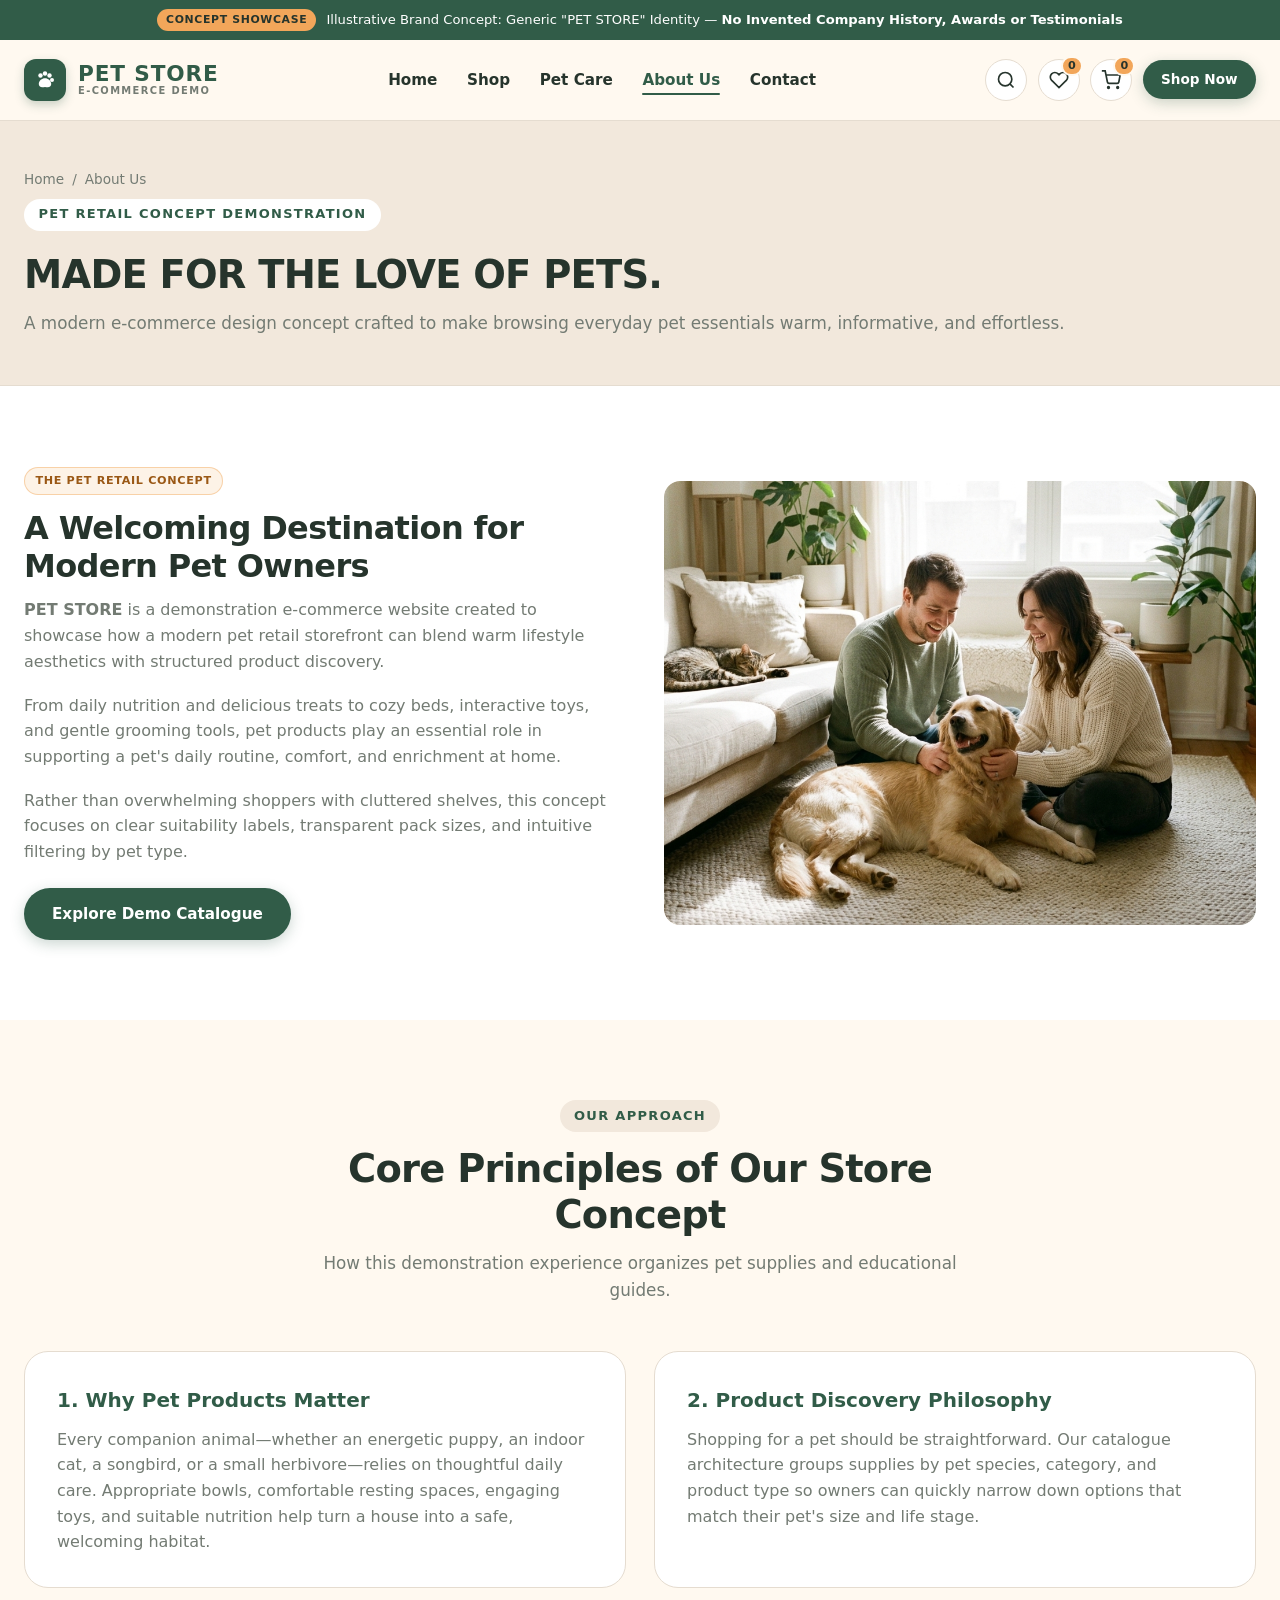
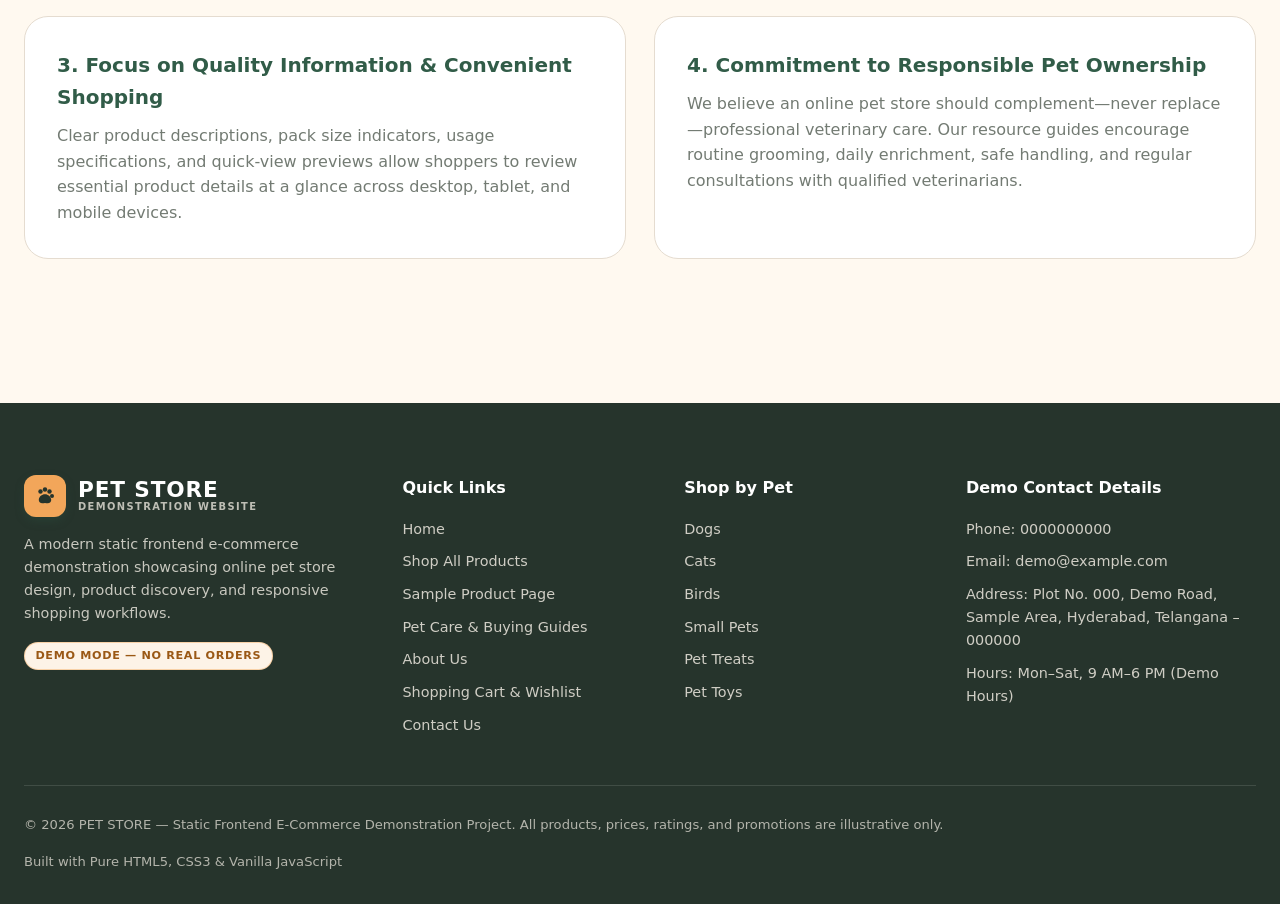
<file: about.html>
<!DOCTYPE html>
<html lang="en">
<head>
  <meta charset="UTF-8">
  <meta name="viewport" content="width=device-width, initial-scale=1.0">
  <title>About Us | Modern Pet Retail Concept — PET STORE (Demo)</title>
  <meta name="description" content="Learn about the PET STORE online pet retail concept: product discovery philosophy, clear pet product information, and commitment to responsible pet ownership.">
  <meta name="keywords" content="Pet Store, Online Pet Store, Pet Supplies, Pet Accessories, Dog Food, Cat Food, Responsible Pet Ownership">
  <meta property="og:title" content="About Us — MADE FOR THE LOVE OF PETS | PET STORE Demo">
  <meta property="og:description" content="Explore the design philosophy and pet retail concept behind the PET STORE demonstration website.">
  <meta property="og:type" content="website">
  <meta property="og:url" content="about.html">
  <link rel="stylesheet" href="css/styles.css">
</head>
<body>

  <!-- Top Illustrative Demo Announcement Bar -->
  <div class="announcement-bar" role="region" aria-label="Demo Promotion Notice">
    <div class="announcement-bar-inner">
      <span class="announcement-tag">Concept Showcase</span>
      <span>Illustrative Brand Concept: Generic "PET STORE" Identity — <strong>No Invented Company History, Awards or Testimonials</strong></span>
    </div>
  </div>

  <!-- Global Navigation Header -->
  <header class="site-header">
    <div class="container navbar">
      <a href="index.html" class="brand-logo" aria-label="PET STORE Home">
        <span class="brand-logo-mark" aria-hidden="true">
          <svg viewBox="0 0 24 24" fill="currentColor">
            <circle cx="7.5" cy="7.5" r="2.2"/><circle cx="12" cy="5.5" r="2.2"/><circle cx="16.5" cy="7.5" r="2.2"/><circle cx="19" cy="12" r="2"/>
            <path d="M12 10.2c-3.2 0-5.8 2.4-6.2 5.3-.3 2.1 1.4 3.8 3.5 3.8 1 0 1.8-.3 2.7-.3s1.7.3 2.7.3c2.1 0 3.8-1.7 3.5-3.8-.4-2.9-3-5.3-6.2-5.3z"/>
          </svg>
        </span>
        <span class="brand-logo-text">
          <span>PET STORE</span>
          <span class="brand-logo-sub">E-Commerce Demo</span>
        </span>
      </a>

      <nav aria-label="Main Navigation">
        <ul class="nav-links" id="main-nav-links">
          <li><a href="index.html" class="nav-link">Home</a></li>
          <li><a href="shop.html" class="nav-link">Shop</a></li>
          <li><a href="pet-care.html" class="nav-link">Pet Care</a></li>
          <li><a href="about.html" class="nav-link active">About Us</a></li>
          <li><a href="contact.html" class="nav-link">Contact</a></li>
        </ul>
      </nav>

      <div class="nav-actions">
        <button type="button" class="icon-btn" id="header-search-toggle" aria-label="Toggle Product Search" title="Search Products">
          <svg viewBox="0 0 24 24" fill="none" stroke="currentColor" stroke-width="2"><circle cx="11" cy="11" r="8"/><line x1="21" y1="21" x2="16.65" y2="16.65"/></svg>
        </button>

        <a href="cart.html#wishlist-section" class="icon-btn" aria-label="View Demo Wishlist" title="Wishlist">
          <svg viewBox="0 0 24 24" fill="none" stroke="currentColor" stroke-width="2"><path d="M20.84 4.61a5.5 5.5 0 0 0-7.78 0L12 5.67l-1.06-1.06a5.5 5.5 0 0 0-7.78 7.78l1.06 1.06L12 21.23l7.78-7.78 1.06-1.06a5.5 5.5 0 0 0 0-7.78z"/></svg>
          <span class="badge-count js-wishlist-count">0</span>
        </a>

        <a href="cart.html" class="icon-btn" aria-label="View Demo Shopping Cart" title="Shopping Cart">
          <svg viewBox="0 0 24 24" fill="none" stroke="currentColor" stroke-width="2"><circle cx="9" cy="21" r="1"/><circle cx="20" cy="21" r="1"/><path d="M1 1h4l2.68 13.39a2 2 0 0 0 2 1.61h9.72a2 2 0 0 0 2-1.61L23 6H6"/></svg>
          <span class="badge-count js-cart-count">0</span>
        </a>

        <a href="shop.html" class="btn btn-primary btn-sm nav-cta-desktop">Shop Now</a>

        <button type="button" class="mobile-menu-toggle" id="mobile-menu-toggle" aria-label="Open Navigation Menu" aria-expanded="false">
          <svg width="22" height="22" viewBox="0 0 24 24" fill="none" stroke="currentColor" stroke-width="2"><line x1="3" y1="6" x2="21" y2="6"/><line x1="3" y1="12" x2="21" y2="12"/><line x1="3" y1="18" x2="21" y2="18"/></svg>
        </button>
      </div>
    </div>

    <div class="header-search-bar" id="header-search-bar">
      <div class="container">
        <form action="shop.html" method="GET" class="header-search-form">
          <input type="search" name="q" class="header-search-input" placeholder="Search demo dog food, cat food, toys, beds or grooming supplies..." aria-label="Search Demo Catalogue">
          <button type="submit" class="btn btn-primary btn-sm">Search Shop</button>
        </form>
      </div>
    </div>
  </header>

  <main>
    <!-- Page Hero -->
    <section class="page-hero">
      <div class="container page-hero-inner">
        <nav class="breadcrumb" aria-label="Breadcrumb">
          <a href="index.html">Home</a>
          <span>/</span>
          <span>About Us</span>
        </nav>
        <span class="section-eyebrow" style="width:fit-content; background:var(--bg-white);">Pet Retail Concept Demonstration</span>
        <h1 class="section-title" style="text-align:left; margin-bottom:0.25rem;">MADE FOR THE LOVE OF PETS.</h1>
        <p class="section-subtitle">A modern e-commerce design concept crafted to make browsing everyday pet essentials warm, informative, and effortless.</p>
      </div>
    </section>

    <!-- Main About Split Section -->
    <section class="section bg-white">
      <div class="container about-split">
        <div>
          <span class="demo-pill" style="margin-bottom:0.85rem;">The Pet Retail Concept</span>
          <h2 class="section-title" style="text-align:left; font-size:2rem;">A Welcoming Destination for Modern Pet Owners</h2>
          <p style="color:var(--text-secondary); margin-bottom:1.15rem;">
            <strong>PET STORE</strong> is a demonstration e-commerce website created to showcase how a modern pet retail storefront can blend warm lifestyle aesthetics with structured product discovery.
          </p>
          <p style="color:var(--text-secondary); margin-bottom:1.15rem;">
            From daily nutrition and delicious treats to cozy beds, interactive toys, and gentle grooming tools, pet products play an essential role in supporting a pet's daily routine, comfort, and enrichment at home.
          </p>
          <p style="color:var(--text-secondary); margin-bottom:1.5rem;">
            Rather than overwhelming shoppers with cluttered shelves, this concept focuses on clear suitability labels, transparent pack sizes, and intuitive filtering by pet type.
          </p>
          <a href="shop.html" class="btn btn-primary">Explore Demo Catalogue</a>
        </div>

        <div>
          <div class="img-placeholder has-image img-placeholder-aspect-4-3" role="img" aria-label="Pet owners relaxing with their dog and cat in a sunlit, welcoming living room">
            <img src="images/about-pets-with-owners.jpeg" alt="Pet Owners with Dog and Cat in a Warm Home" loading="lazy" onerror="this.onerror=null; this.src='assets/images/about-pets-with-owners.jpeg';">
          </div>
        </div>
      </div>
    </section>

    <!-- Core Pillars -->
    <section class="section bg-cream">
      <div class="container">
        <div class="section-header">
          <span class="section-eyebrow">Our Approach</span>
          <h2 class="section-title">Core Principles of Our Store Concept</h2>
          <p class="section-subtitle">How this demonstration experience organizes pet supplies and educational guides.</p>
        </div>

        <div class="care-tabs-grid">
          <div class="care-section-card">
            <h3 style="font-size:1.25rem; font-weight:800; margin-bottom:0.65rem; color:var(--forest-green);">1. Why Pet Products Matter</h3>
            <p style="color:var(--text-secondary);">
              Every companion animal—whether an energetic puppy, an indoor cat, a songbird, or a small herbivore—relies on thoughtful daily care. Appropriate bowls, comfortable resting spaces, engaging toys, and suitable nutrition help turn a house into a safe, welcoming habitat.
            </p>
          </div>

          <div class="care-section-card">
            <h3 style="font-size:1.25rem; font-weight:800; margin-bottom:0.65rem; color:var(--forest-green);">2. Product Discovery Philosophy</h3>
            <p style="color:var(--text-secondary);">
              Shopping for a pet should be straightforward. Our catalogue architecture groups supplies by pet species, category, and product type so owners can quickly narrow down options that match their pet's size and life stage.
            </p>
          </div>

          <div class="care-section-card">
            <h3 style="font-size:1.25rem; font-weight:800; margin-bottom:0.65rem; color:var(--forest-green);">3. Focus on Quality Information &amp; Convenient Shopping</h3>
            <p style="color:var(--text-secondary);">
              Clear product descriptions, pack size indicators, usage specifications, and quick-view previews allow shoppers to review essential product details at a glance across desktop, tablet, and mobile devices.
            </p>
          </div>

          <div class="care-section-card">
            <h3 style="font-size:1.25rem; font-weight:800; margin-bottom:0.65rem; color:var(--forest-green);">4. Commitment to Responsible Pet Ownership</h3>
            <p style="color:var(--text-secondary);">
              We believe an online pet store should complement—never replace—professional veterinary care. Our resource guides encourage routine grooming, daily enrichment, safe handling, and regular consultations with qualified veterinarians.
            </p>
          </div>
        </div>
      </div>
    </section>
  </main>

  <!-- Global Footer -->
  <footer class="site-footer">
    <div class="container">
      <div class="footer-grid">
        <div>
          <a href="index.html" class="brand-logo" style="color:var(--bg-white); margin-bottom:1rem;">
            <span class="brand-logo-mark" style="background:var(--warm-orange); color:var(--text-dark);" aria-hidden="true">
              <svg viewBox="0 0 24 24" fill="currentColor"><circle cx="7.5" cy="7.5" r="2.2"/><circle cx="12" cy="5.5" r="2.2"/><circle cx="16.5" cy="7.5" r="2.2"/><circle cx="19" cy="12" r="2"/><path d="M12 10.2c-3.2 0-5.8 2.4-6.2 5.3-.3 2.1 1.4 3.8 3.5 3.8 1 0 1.8-.3 2.7-.3s1.7.3 2.7.3c2.1 0 3.8-1.7 3.5-3.8-.4-2.9-3-5.3-6.2-5.3z"/></svg>
            </span>
            <span class="brand-logo-text">
              <span>PET STORE</span>
              <span class="brand-logo-sub" style="color:rgba(255,249,240,0.7);">Demonstration Website</span>
            </span>
          </a>
          <p style="font-size:0.9rem; color:rgba(255,249,240,0.75); margin-bottom:1rem;">
            A modern static frontend e-commerce demonstration showcasing online pet store design, product discovery, and responsive shopping workflows.
          </p>
          <span class="demo-pill">DEMO MODE — NO REAL ORDERS</span>
        </div>

        <div>
          <h3 class="footer-title">Quick Links</h3>
          <ul class="footer-links">
            <li><a href="index.html">Home</a></li>
            <li><a href="shop.html">Shop All Products</a></li>
            <li><a href="product.html?id=p1">Sample Product Page</a></li>
            <li><a href="pet-care.html">Pet Care &amp; Buying Guides</a></li>
            <li><a href="about.html">About Us</a></li>
            <li><a href="cart.html">Shopping Cart &amp; Wishlist</a></li>
            <li><a href="contact.html">Contact Us</a></li>
          </ul>
        </div>

        <div>
          <h3 class="footer-title">Shop by Pet</h3>
          <ul class="footer-links">
            <li><a href="shop.html?pet=Dogs">Dogs</a></li>
            <li><a href="shop.html?pet=Cats">Cats</a></li>
            <li><a href="shop.html?pet=Birds">Birds</a></li>
            <li><a href="shop.html?pet=Small+Pets">Small Pets</a></li>
            <li><a href="shop.html?category=Treats">Pet Treats</a></li>
            <li><a href="shop.html?category=Toys">Pet Toys</a></li>
          </ul>
        </div>

        <div>
          <h3 class="footer-title">Demo Contact Details</h3>
          <ul class="footer-links">
            <li>Phone: 0000000000</li>
            <li>Email: <a href="mailto:demo@example.com">demo@example.com</a></li>
            <li>Address: Plot No. 000, Demo Road, Sample Area, Hyderabad, Telangana – 000000</li>
            <li>Hours: Mon–Sat, 9 AM–6 PM (Demo Hours)</li>
          </ul>
        </div>
      </div>

      <div class="footer-bottom">
        <p>&copy; 2026 PET STORE — Static Frontend E-Commerce Demonstration Project. All products, prices, ratings, and promotions are illustrative only.</p>
        <p>Built with Pure HTML5, CSS3 &amp; Vanilla JavaScript</p>
      </div>
    </div>
  </footer>

  <button type="button" class="back-to-top" id="back-to-top" aria-label="Back to top">↑</button>

  <script src="js/data.js"></script>
  <script src="js/app.js"></script>
</body>
</html>
</file>
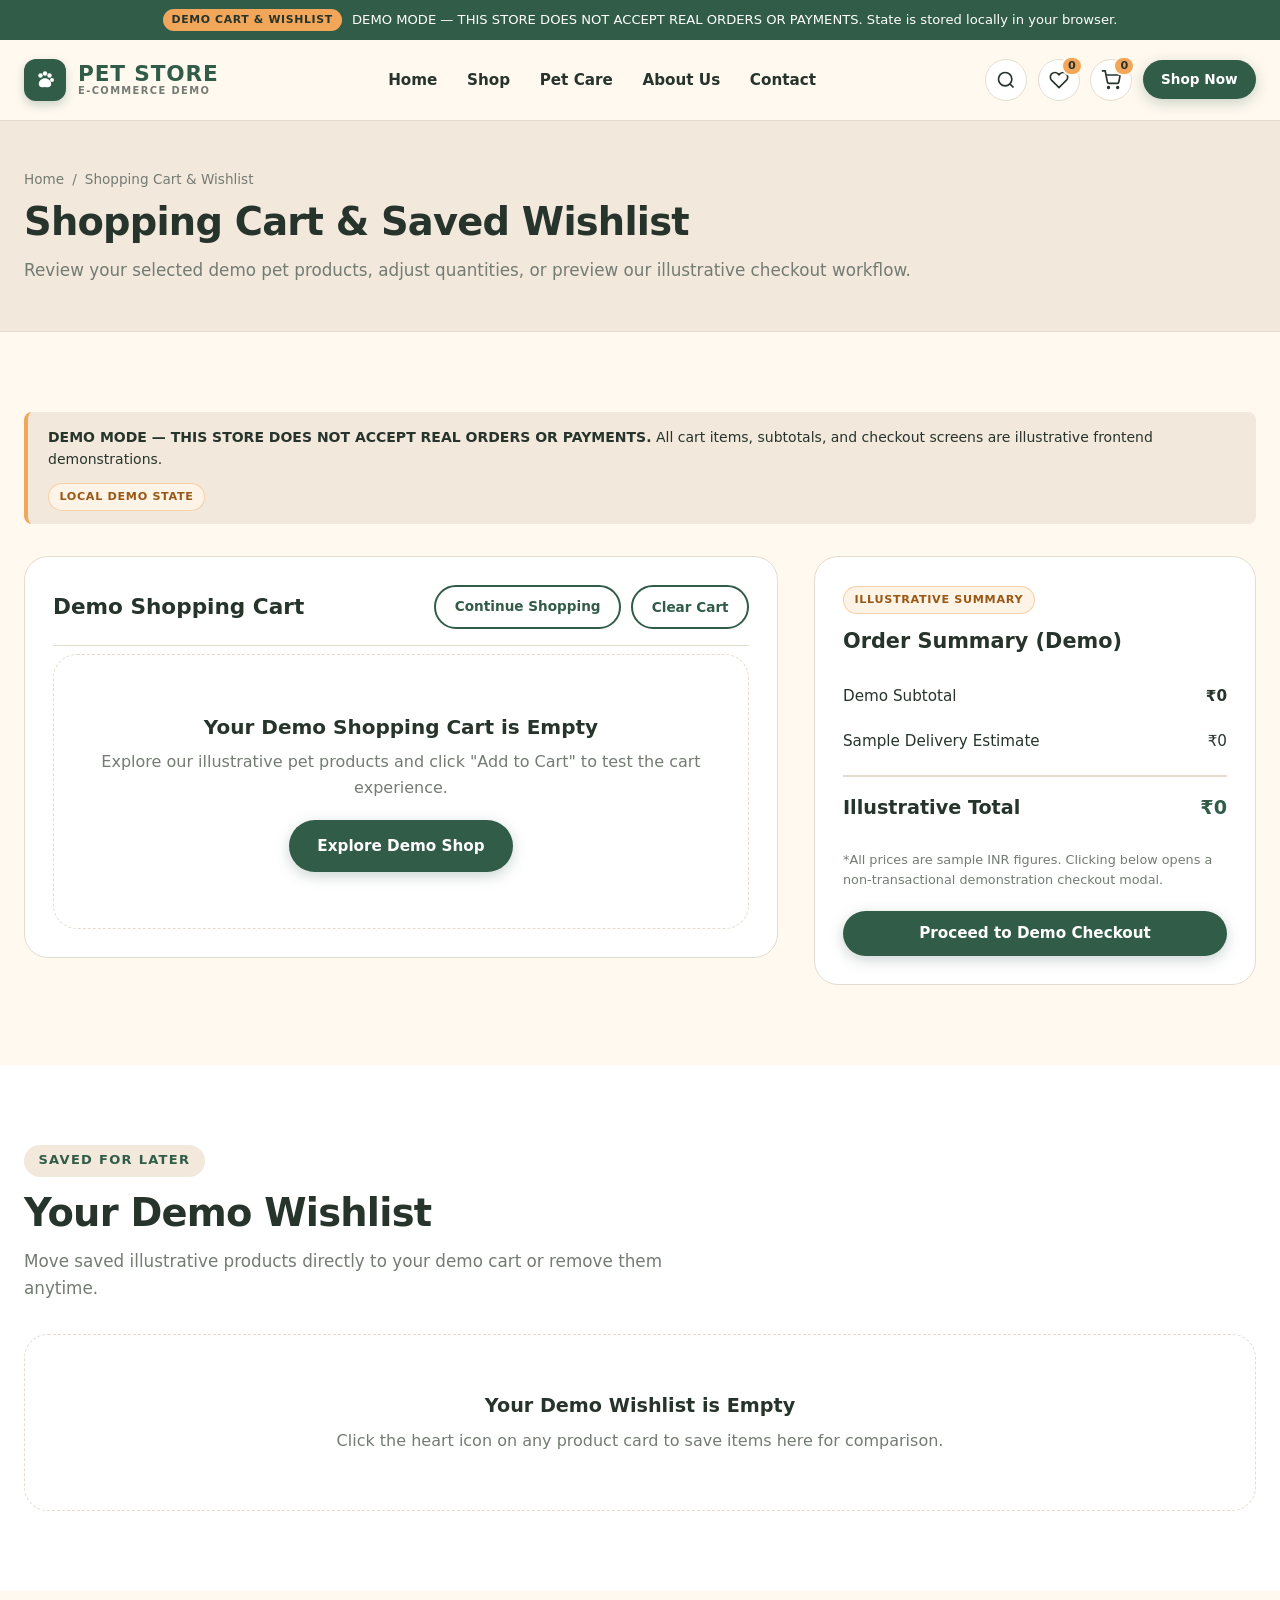
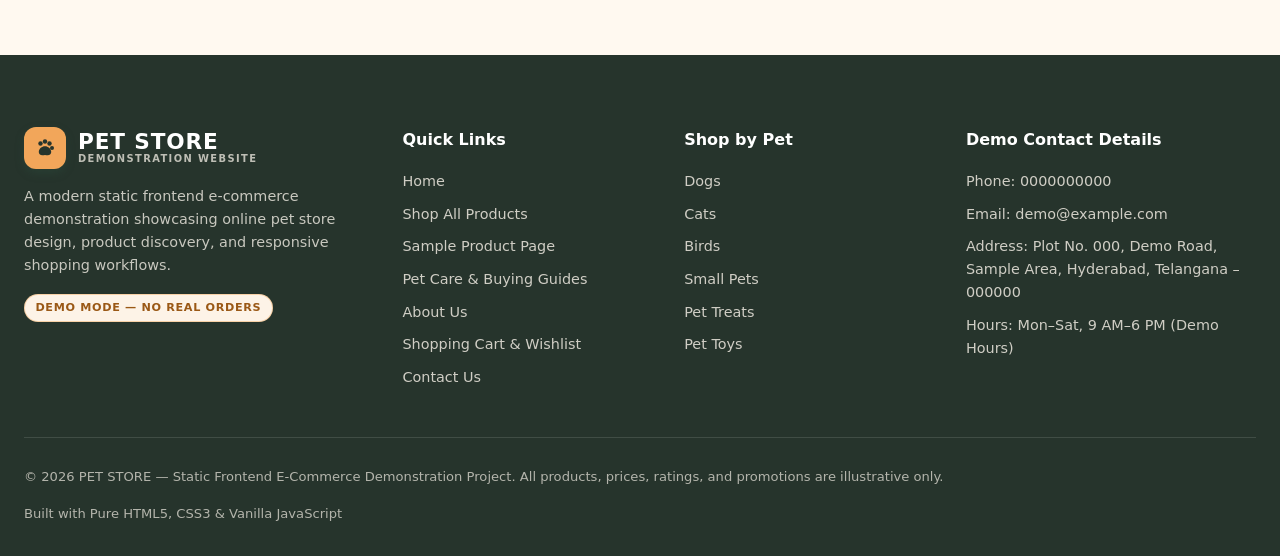
<file: cart.html>
<!DOCTYPE html>
<html lang="en">
<head>
  <meta charset="UTF-8">
  <meta name="viewport" content="width=device-width, initial-scale=1.0">
  <title>Shopping Cart &amp; Wishlist | Online Pet Store — PET STORE (Demo)</title>
  <meta name="description" content="Review your illustrative shopping cart and saved wishlist items on the PET STORE online pet store demonstration website. Demo mode only — no real orders.">
  <meta name="keywords" content="Pet Store Cart, Pet Supplies Wishlist, Online Pet Store, Dog Food, Cat Food, Pet Toys, Pet Accessories">
  <meta property="og:title" content="Shopping Cart &amp; Wishlist — PET STORE Demo">
  <meta property="og:description" content="Manage illustrative cart items, test quantity updates, and preview the demo checkout screen.">
  <meta property="og:type" content="website">
  <meta property="og:url" content="cart.html">
  <link rel="stylesheet" href="css/styles.css">
</head>
<body>

  <!-- Top Illustrative Demo Announcement Bar -->
  <div class="announcement-bar" role="region" aria-label="Demo Promotion Notice">
    <div class="announcement-bar-inner">
      <span class="announcement-tag">Demo Cart &amp; Wishlist</span>
      <span>DEMO MODE — THIS STORE DOES NOT ACCEPT REAL ORDERS OR PAYMENTS. State is stored locally in your browser.</span>
    </div>
  </div>

  <!-- Global Navigation Header -->
  <header class="site-header">
    <div class="container navbar">
      <a href="index.html" class="brand-logo" aria-label="PET STORE Home">
        <span class="brand-logo-mark" aria-hidden="true">
          <svg viewBox="0 0 24 24" fill="currentColor">
            <circle cx="7.5" cy="7.5" r="2.2"/><circle cx="12" cy="5.5" r="2.2"/><circle cx="16.5" cy="7.5" r="2.2"/><circle cx="19" cy="12" r="2"/>
            <path d="M12 10.2c-3.2 0-5.8 2.4-6.2 5.3-.3 2.1 1.4 3.8 3.5 3.8 1 0 1.8-.3 2.7-.3s1.7.3 2.7.3c2.1 0 3.8-1.7 3.5-3.8-.4-2.9-3-5.3-6.2-5.3z"/>
          </svg>
        </span>
        <span class="brand-logo-text">
          <span>PET STORE</span>
          <span class="brand-logo-sub">E-Commerce Demo</span>
        </span>
      </a>

      <nav aria-label="Main Navigation">
        <ul class="nav-links" id="main-nav-links">
          <li><a href="index.html" class="nav-link">Home</a></li>
          <li><a href="shop.html" class="nav-link">Shop</a></li>
          <li><a href="pet-care.html" class="nav-link">Pet Care</a></li>
          <li><a href="about.html" class="nav-link">About Us</a></li>
          <li><a href="contact.html" class="nav-link">Contact</a></li>
        </ul>
      </nav>

      <div class="nav-actions">
        <button type="button" class="icon-btn" id="header-search-toggle" aria-label="Toggle Product Search" title="Search Products">
          <svg viewBox="0 0 24 24" fill="none" stroke="currentColor" stroke-width="2"><circle cx="11" cy="11" r="8"/><line x1="21" y1="21" x2="16.65" y2="16.65"/></svg>
        </button>

        <a href="cart.html#wishlist-section" class="icon-btn" aria-label="View Demo Wishlist" title="Wishlist">
          <svg viewBox="0 0 24 24" fill="none" stroke="currentColor" stroke-width="2"><path d="M20.84 4.61a5.5 5.5 0 0 0-7.78 0L12 5.67l-1.06-1.06a5.5 5.5 0 0 0-7.78 7.78l1.06 1.06L12 21.23l7.78-7.78 1.06-1.06a5.5 5.5 0 0 0 0-7.78z"/></svg>
          <span class="badge-count js-wishlist-count">0</span>
        </a>

        <a href="cart.html" class="icon-btn" aria-label="View Demo Shopping Cart" title="Shopping Cart">
          <svg viewBox="0 0 24 24" fill="none" stroke="currentColor" stroke-width="2"><circle cx="9" cy="21" r="1"/><circle cx="20" cy="21" r="1"/><path d="M1 1h4l2.68 13.39a2 2 0 0 0 2 1.61h9.72a2 2 0 0 0 2-1.61L23 6H6"/></svg>
          <span class="badge-count js-cart-count">0</span>
        </a>

        <a href="shop.html" class="btn btn-primary btn-sm nav-cta-desktop">Shop Now</a>

        <button type="button" class="mobile-menu-toggle" id="mobile-menu-toggle" aria-label="Open Navigation Menu" aria-expanded="false">
          <svg width="22" height="22" viewBox="0 0 24 24" fill="none" stroke="currentColor" stroke-width="2"><line x1="3" y1="6" x2="21" y2="6"/><line x1="3" y1="12" x2="21" y2="12"/><line x1="3" y1="18" x2="21" y2="18"/></svg>
        </button>
      </div>
    </div>

    <div class="header-search-bar" id="header-search-bar">
      <div class="container">
        <form action="shop.html" method="GET" class="header-search-form">
          <input type="search" name="q" class="header-search-input" placeholder="Search demo dog food, cat food, toys, beds or grooming supplies..." aria-label="Search Demo Catalogue">
          <button type="submit" class="btn btn-primary btn-sm">Search Shop</button>
        </form>
      </div>
    </div>
  </header>

  <main>
    <!-- Page Hero -->
    <section class="page-hero">
      <div class="container page-hero-inner">
        <nav class="breadcrumb" aria-label="Breadcrumb">
          <a href="index.html">Home</a>
          <span>/</span>
          <span>Shopping Cart &amp; Wishlist</span>
        </nav>
        <h1 class="section-title" style="text-align:left; margin-bottom:0.25rem;">Shopping Cart &amp; Saved Wishlist</h1>
        <p class="section-subtitle">Review your selected demo pet products, adjust quantities, or preview our illustrative checkout workflow.</p>
      </div>
    </section>

    <!-- Shopping Cart Section -->
    <section class="section">
      <div class="container">
        <div class="demo-banner-notice">
          <div>
            <strong>DEMO MODE — THIS STORE DOES NOT ACCEPT REAL ORDERS OR PAYMENTS.</strong> All cart items, subtotals, and checkout screens are illustrative frontend demonstrations.
          </div>
          <span class="demo-pill">Local Demo State</span>
        </div>

        <div class="cart-layout">
          <div class="cart-table-card">
            <div style="display:flex; align-items:center; justify-content:space-between; flex-wrap:wrap; gap:1rem; padding-bottom:1rem; border-bottom:1px solid var(--border-color); margin-bottom:0.5rem;">
              <h2 style="font-size:1.35rem; font-weight:900;">Demo Shopping Cart</h2>
              <div style="display:flex; gap:0.65rem; flex-wrap:wrap;">
                <a href="shop.html" class="btn btn-outline btn-sm">Continue Shopping</a>
                <button type="button" class="btn btn-outline btn-sm" id="clear-cart-btn">Clear Cart</button>
              </div>
            </div>

            <div id="cart-items-container">
              <!-- Populated dynamically by js/app.js -->
            </div>
          </div>

          <aside class="order-summary-card" aria-label="Illustrative Order Summary">
            <span class="demo-pill" style="margin-bottom:0.65rem;">Illustrative Summary</span>
            <h2 style="font-size:1.3rem; font-weight:900; margin-bottom:1rem;">Order Summary (Demo)</h2>

            <div class="summary-row">
              <span>Demo Subtotal</span>
              <strong id="summary-subtotal">₹0</strong>
            </div>
            <div class="summary-row">
              <span>Sample Delivery Estimate</span>
              <span id="summary-shipping">₹0</span>
            </div>
            <div class="summary-row total">
              <span>Illustrative Total</span>
              <span id="summary-total" style="color:var(--forest-green);">₹0</span>
            </div>

            <p style="font-size:0.8rem; color:var(--text-secondary); margin:1rem 0 1.25rem;">
              *All prices are sample INR figures. Clicking below opens a non-transactional demonstration checkout modal.
            </p>

            <button type="button" class="btn btn-primary" id="proceed-demo-checkout-btn" style="width:100%;">
              Proceed to Demo Checkout
            </button>
          </aside>
        </div>
      </div>
    </section>

    <!-- Wishlist Section -->
    <section class="section bg-white" id="wishlist-section">
      <div class="container">
        <div class="section-header" style="text-align:left; margin:0 0 2rem;">
          <span class="section-eyebrow">Saved for Later</span>
          <h2 class="section-title" style="text-align:left;">Your Demo Wishlist</h2>
          <p class="section-subtitle">Move saved illustrative products directly to your demo cart or remove them anytime.</p>
        </div>

        <div id="wishlist-items-container">
          <!-- Populated dynamically by js/app.js -->
        </div>
      </div>
    </section>
  </main>

  <!-- DEMO CHECKOUT MODAL -->
  <div class="modal-backdrop" id="demo-checkout-modal" role="dialog" aria-modal="true" aria-labelledby="demo-checkout-title">
    <div class="modal-dialog">
      <button type="button" class="modal-close js-modal-close" aria-label="Close Demo Checkout">✕</button>
      <span class="demo-pill" style="margin-bottom:0.65rem;">Non-Transactional Demo Screen</span>
      <h2 id="demo-checkout-title" style="font-size:1.5rem; font-weight:900; margin-bottom:0.5rem;">Demonstration Checkout Preview</h2>

      <div class="demo-banner-notice" style="margin:0.85rem 0 1.25rem;">
        <strong>DEMO MODE — THIS STORE DOES NOT ACCEPT REAL ORDERS OR PAYMENTS.</strong>
        <span>Do not enter real personal or financial information.</span>
      </div>

      <div style="display:grid; grid-template-columns:repeat(auto-fit, minmax(220px, 1fr)); gap:1rem; margin-bottom:1.25rem;">
        <div>
          <label class="form-label" for="sample-recipient">Sample Recipient Name (Read-Only Demo)</label>
          <input type="text" id="sample-recipient" class="form-control" value="Sample Pet Parent (Demo)" readonly>
        </div>
        <div>
          <label class="form-label" for="sample-city">Sample Delivery City (Read-Only Demo)</label>
          <input type="text" id="sample-city" class="form-control" value="Hyderabad, Telangana – 000000" readonly>
        </div>
        <div style="grid-column: 1 / -1;">
          <label class="form-label" for="sample-address">Sample Delivery Address Preview (Read-Only Demo)</label>
          <input type="text" id="sample-address" class="form-control" value="Plot No. 000, Demo Road, Sample Area (Illustrative Preview Only)" readonly>
        </div>
        <div style="grid-column: 1 / -1;">
          <label class="form-label" for="sample-payment">Payment Gateway Status</label>
          <input type="text" id="sample-payment" class="form-control" value="Disabled — No Payment Gateway Integrated (Frontend Demo Only)" readonly>
        </div>
      </div>

      <div id="demo-checkout-confirmation" style="display:none; background:var(--forest-green-light); border:1px solid var(--forest-green); padding:1rem; border-radius:var(--radius-sm); margin-bottom:1.25rem; color:var(--text-dark);">
        <strong>Demo Preview Complete:</strong> Thank you for testing the PET STORE demonstration checkout interface. Remember: <em>DEMO MODE — THIS STORE DOES NOT ACCEPT REAL ORDERS OR PAYMENTS.</em>
      </div>

      <div style="display:flex; gap:0.85rem; flex-wrap:wrap;">
        <button type="button" class="btn btn-primary" id="simulate-demo-order-btn">Preview Demo Confirmation Banner</button>
        <button type="button" class="btn btn-outline js-modal-close">Close Preview</button>
      </div>
    </div>
  </div>

  <!-- Global Footer -->
  <footer class="site-footer">
    <div class="container">
      <div class="footer-grid">
        <div>
          <a href="index.html" class="brand-logo" style="color:var(--bg-white); margin-bottom:1rem;">
            <span class="brand-logo-mark" style="background:var(--warm-orange); color:var(--text-dark);" aria-hidden="true">
              <svg viewBox="0 0 24 24" fill="currentColor"><circle cx="7.5" cy="7.5" r="2.2"/><circle cx="12" cy="5.5" r="2.2"/><circle cx="16.5" cy="7.5" r="2.2"/><circle cx="19" cy="12" r="2"/><path d="M12 10.2c-3.2 0-5.8 2.4-6.2 5.3-.3 2.1 1.4 3.8 3.5 3.8 1 0 1.8-.3 2.7-.3s1.7.3 2.7.3c2.1 0 3.8-1.7 3.5-3.8-.4-2.9-3-5.3-6.2-5.3z"/></svg>
            </span>
            <span class="brand-logo-text">
              <span>PET STORE</span>
              <span class="brand-logo-sub" style="color:rgba(255,249,240,0.7);">Demonstration Website</span>
            </span>
          </a>
          <p style="font-size:0.9rem; color:rgba(255,249,240,0.75); margin-bottom:1rem;">
            A modern static frontend e-commerce demonstration showcasing online pet store design, product discovery, and responsive shopping workflows.
          </p>
          <span class="demo-pill">DEMO MODE — NO REAL ORDERS</span>
        </div>

        <div>
          <h3 class="footer-title">Quick Links</h3>
          <ul class="footer-links">
            <li><a href="index.html">Home</a></li>
            <li><a href="shop.html">Shop All Products</a></li>
            <li><a href="product.html?id=p1">Sample Product Page</a></li>
            <li><a href="pet-care.html">Pet Care &amp; Buying Guides</a></li>
            <li><a href="about.html">About Us</a></li>
            <li><a href="cart.html">Shopping Cart &amp; Wishlist</a></li>
            <li><a href="contact.html">Contact Us</a></li>
          </ul>
        </div>

        <div>
          <h3 class="footer-title">Shop by Pet</h3>
          <ul class="footer-links">
            <li><a href="shop.html?pet=Dogs">Dogs</a></li>
            <li><a href="shop.html?pet=Cats">Cats</a></li>
            <li><a href="shop.html?pet=Birds">Birds</a></li>
            <li><a href="shop.html?pet=Small+Pets">Small Pets</a></li>
            <li><a href="shop.html?category=Treats">Pet Treats</a></li>
            <li><a href="shop.html?category=Toys">Pet Toys</a></li>
          </ul>
        </div>

        <div>
          <h3 class="footer-title">Demo Contact Details</h3>
          <ul class="footer-links">
            <li>Phone: 0000000000</li>
            <li>Email: <a href="mailto:demo@example.com">demo@example.com</a></li>
            <li>Address: Plot No. 000, Demo Road, Sample Area, Hyderabad, Telangana – 000000</li>
            <li>Hours: Mon–Sat, 9 AM–6 PM (Demo Hours)</li>
          </ul>
        </div>
      </div>

      <div class="footer-bottom">
        <p>&copy; 2026 PET STORE — Static Frontend E-Commerce Demonstration Project. All products, prices, ratings, and promotions are illustrative only.</p>
        <p>Built with Pure HTML5, CSS3 &amp; Vanilla JavaScript</p>
      </div>
    </div>
  </footer>

  <button type="button" class="back-to-top" id="back-to-top" aria-label="Back to top">↑</button>

  <script src="js/data.js"></script>
  <script src="js/app.js"></script>
</body>
</html>
</file>
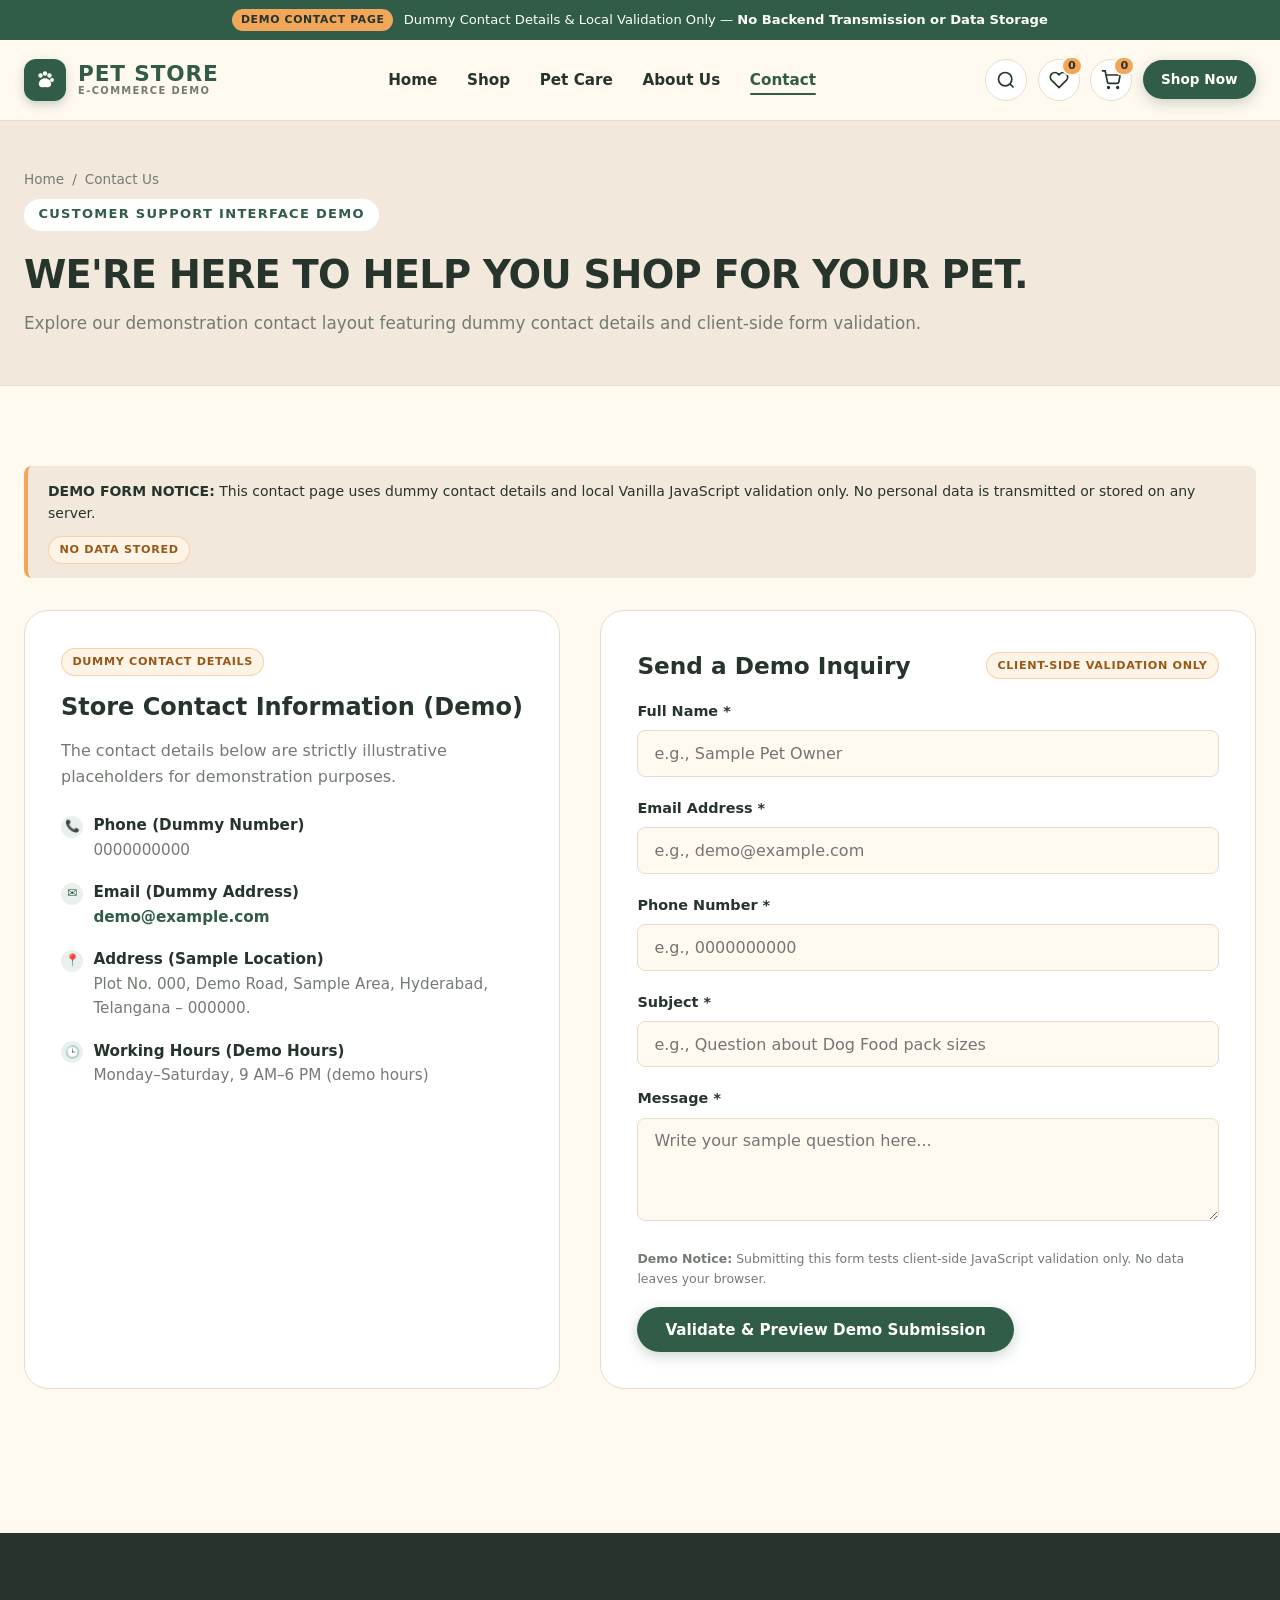
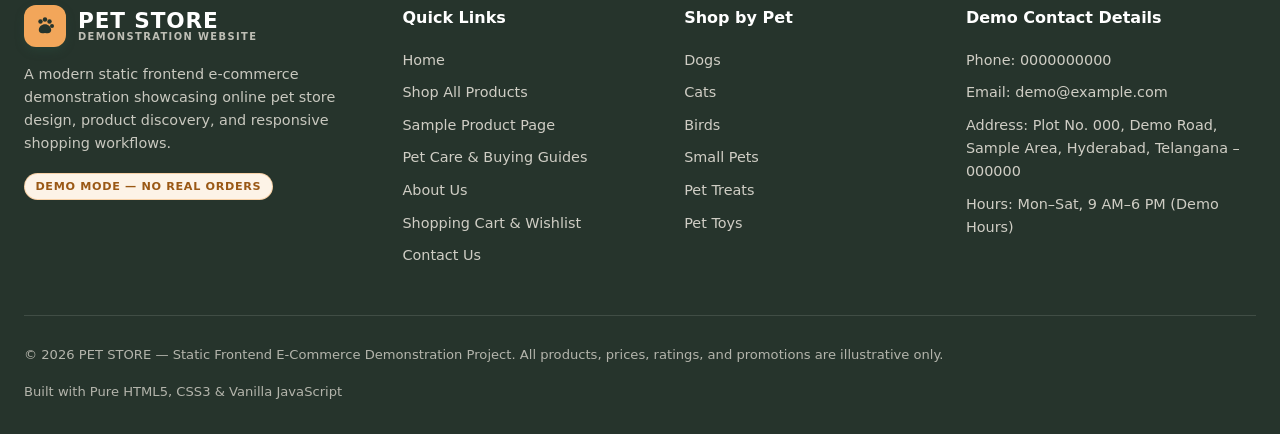
<file: contact.html>
<!DOCTYPE html>
<html lang="en">
<head>
  <meta charset="UTF-8">
  <meta name="viewport" content="width=device-width, initial-scale=1.0">
  <title>Contact Us | Online Pet Store Support Showcase — PET STORE (Demo)</title>
  <meta name="description" content="Get in touch with PET STORE via our illustrative contact form and dummy contact details. Built to showcase client-side JavaScript form validation.">
  <meta name="keywords" content="Contact Pet Store, Online Pet Store, Pet Supplies Support, Dog Food, Cat Food, Pet Accessories">
  <meta property="og:title" content="Contact Us — WE'RE HERE TO HELP YOU SHOP FOR YOUR PET | PET STORE Demo">
  <meta property="og:description" content="Demonstration contact page with dummy contact details and client-side form validation.">
  <meta property="og:type" content="website">
  <meta property="og:url" content="contact.html">
  <link rel="stylesheet" href="css/styles.css">
</head>
<body>

  <!-- Top Illustrative Demo Announcement Bar -->
  <div class="announcement-bar" role="region" aria-label="Demo Promotion Notice">
    <div class="announcement-bar-inner">
      <span class="announcement-tag">Demo Contact Page</span>
      <span>Dummy Contact Details &amp; Local Validation Only — <strong>No Backend Transmission or Data Storage</strong></span>
    </div>
  </div>

  <!-- Global Navigation Header -->
  <header class="site-header">
    <div class="container navbar">
      <a href="index.html" class="brand-logo" aria-label="PET STORE Home">
        <span class="brand-logo-mark" aria-hidden="true">
          <svg viewBox="0 0 24 24" fill="currentColor">
            <circle cx="7.5" cy="7.5" r="2.2"/><circle cx="12" cy="5.5" r="2.2"/><circle cx="16.5" cy="7.5" r="2.2"/><circle cx="19" cy="12" r="2"/>
            <path d="M12 10.2c-3.2 0-5.8 2.4-6.2 5.3-.3 2.1 1.4 3.8 3.5 3.8 1 0 1.8-.3 2.7-.3s1.7.3 2.7.3c2.1 0 3.8-1.7 3.5-3.8-.4-2.9-3-5.3-6.2-5.3z"/>
          </svg>
        </span>
        <span class="brand-logo-text">
          <span>PET STORE</span>
          <span class="brand-logo-sub">E-Commerce Demo</span>
        </span>
      </a>

      <nav aria-label="Main Navigation">
        <ul class="nav-links" id="main-nav-links">
          <li><a href="index.html" class="nav-link">Home</a></li>
          <li><a href="shop.html" class="nav-link">Shop</a></li>
          <li><a href="pet-care.html" class="nav-link">Pet Care</a></li>
          <li><a href="about.html" class="nav-link">About Us</a></li>
          <li><a href="contact.html" class="nav-link active">Contact</a></li>
        </ul>
      </nav>

      <div class="nav-actions">
        <button type="button" class="icon-btn" id="header-search-toggle" aria-label="Toggle Product Search" title="Search Products">
          <svg viewBox="0 0 24 24" fill="none" stroke="currentColor" stroke-width="2"><circle cx="11" cy="11" r="8"/><line x1="21" y1="21" x2="16.65" y2="16.65"/></svg>
        </button>

        <a href="cart.html#wishlist-section" class="icon-btn" aria-label="View Demo Wishlist" title="Wishlist">
          <svg viewBox="0 0 24 24" fill="none" stroke="currentColor" stroke-width="2"><path d="M20.84 4.61a5.5 5.5 0 0 0-7.78 0L12 5.67l-1.06-1.06a5.5 5.5 0 0 0-7.78 7.78l1.06 1.06L12 21.23l7.78-7.78 1.06-1.06a5.5 5.5 0 0 0 0-7.78z"/></svg>
          <span class="badge-count js-wishlist-count">0</span>
        </a>

        <a href="cart.html" class="icon-btn" aria-label="View Demo Shopping Cart" title="Shopping Cart">
          <svg viewBox="0 0 24 24" fill="none" stroke="currentColor" stroke-width="2"><circle cx="9" cy="21" r="1"/><circle cx="20" cy="21" r="1"/><path d="M1 1h4l2.68 13.39a2 2 0 0 0 2 1.61h9.72a2 2 0 0 0 2-1.61L23 6H6"/></svg>
          <span class="badge-count js-cart-count">0</span>
        </a>

        <a href="shop.html" class="btn btn-primary btn-sm nav-cta-desktop">Shop Now</a>

        <button type="button" class="mobile-menu-toggle" id="mobile-menu-toggle" aria-label="Open Navigation Menu" aria-expanded="false">
          <svg width="22" height="22" viewBox="0 0 24 24" fill="none" stroke="currentColor" stroke-width="2"><line x1="3" y1="6" x2="21" y2="6"/><line x1="3" y1="12" x2="21" y2="12"/><line x1="3" y1="18" x2="21" y2="18"/></svg>
        </button>
      </div>
    </div>

    <div class="header-search-bar" id="header-search-bar">
      <div class="container">
        <form action="shop.html" method="GET" class="header-search-form">
          <input type="search" name="q" class="header-search-input" placeholder="Search demo dog food, cat food, toys, beds or grooming supplies..." aria-label="Search Demo Catalogue">
          <button type="submit" class="btn btn-primary btn-sm">Search Shop</button>
        </form>
      </div>
    </div>
  </header>

  <main>
    <!-- Page Hero -->
    <section class="page-hero">
      <div class="container page-hero-inner">
        <nav class="breadcrumb" aria-label="Breadcrumb">
          <a href="index.html">Home</a>
          <span>/</span>
          <span>Contact Us</span>
        </nav>
        <span class="section-eyebrow" style="width:fit-content; background:var(--bg-white);">Customer Support Interface Demo</span>
        <h1 class="section-title" style="text-align:left; margin-bottom:0.25rem;">WE'RE HERE TO HELP YOU SHOP FOR YOUR PET.</h1>
        <p class="section-subtitle">Explore our demonstration contact layout featuring dummy contact details and client-side form validation.</p>
      </div>
    </section>

    <section class="section">
      <div class="container">
        <div class="demo-banner-notice">
          <div>
            <strong>DEMO FORM NOTICE:</strong> This contact page uses dummy contact details and local Vanilla JavaScript validation only. No personal data is transmitted or stored on any server.
          </div>
          <span class="demo-pill">No Data Stored</span>
        </div>

        <div class="contact-grid">
          <!-- Dummy Contact Info Card -->
          <div class="contact-info-card">
            <span class="demo-pill" style="margin-bottom:0.75rem;">Dummy Contact Details</span>
            <h2 style="font-size:1.5rem; font-weight:900; margin-bottom:0.75rem;">Store Contact Information (Demo)</h2>
            <p style="color:var(--text-secondary); margin-bottom:1.5rem;">
              The contact details below are strictly illustrative placeholders for demonstration purposes.
            </p>

            <ul class="care-list" style="gap:1.15rem;">
              <li>
                <span class="care-bullet">📞</span>
                <div>
                  <strong style="display:block;">Phone (Dummy Number)</strong>
                  <span style="color:var(--text-secondary);">0000000000</span>
                </div>
              </li>
              <li>
                <span class="care-bullet">✉️</span>
                <div>
                  <strong style="display:block;">Email (Dummy Address)</strong>
                  <a href="mailto:demo@example.com" style="color:var(--forest-green); font-weight:600;">demo@example.com</a>
                </div>
              </li>
              <li>
                <span class="care-bullet">📍</span>
                <div>
                  <strong style="display:block;">Address (Sample Location)</strong>
                  <span style="color:var(--text-secondary);">Plot No. 000, Demo Road, Sample Area, Hyderabad, Telangana – 000000.</span>
                </div>
              </li>
              <li>
                <span class="care-bullet">🕒</span>
                <div>
                  <strong style="display:block;">Working Hours (Demo Hours)</strong>
                  <span style="color:var(--text-secondary);">Monday–Saturday, 9 AM–6 PM (demo hours)</span>
                </div>
              </li>
            </ul>
          </div>

          <!-- Contact Form Card -->
          <div class="contact-form-card">
            <div style="display:flex; align-items:center; justify-content:space-between; flex-wrap:wrap; gap:0.5rem; margin-bottom:1rem;">
              <h2 style="font-size:1.45rem; font-weight:900;">Send a Demo Inquiry</h2>
              <span class="demo-pill">Client-Side Validation Only</span>
            </div>

            <div id="contact-success-box" style="display:none; background:var(--forest-green-light); border:1px solid var(--forest-green); padding:1rem 1.25rem; border-radius:var(--radius-sm); margin-bottom:1.25rem;">
              <strong style="color:var(--forest-green); display:block; margin-bottom:0.2rem;">✓ Demo Message Validated Successfully!</strong>
              <span style="font-size:0.88rem; color:var(--text-dark);">Your form entry passed local JavaScript validation. Because this is a static frontend demonstration website, no message was transmitted or stored.</span>
            </div>

            <form id="demo-contact-form" novalidate>
              <div class="form-group">
                <label class="form-label" for="contact-name">Full Name *</label>
                <input type="text" id="contact-name" class="form-control" placeholder="e.g., Sample Pet Owner" required>
                <span class="form-error">Please enter your full name (at least 2 characters).</span>
              </div>

              <div class="form-group">
                <label class="form-label" for="contact-email">Email Address *</label>
                <input type="email" id="contact-email" class="form-control" placeholder="e.g., demo@example.com" required>
                <span class="form-error">Please enter a valid email address (e.g., demo@example.com).</span>
              </div>

              <div class="form-group">
                <label class="form-label" for="contact-phone">Phone Number *</label>
                <input type="tel" id="contact-phone" class="form-control" placeholder="e.g., 0000000000" required>
                <span class="form-error">Please enter a valid sample phone number (7–15 digits).</span>
              </div>

              <div class="form-group">
                <label class="form-label" for="contact-subject">Subject *</label>
                <input type="text" id="contact-subject" class="form-control" placeholder="e.g., Question about Dog Food pack sizes" required>
                <span class="form-error">Please enter a subject (at least 3 characters).</span>
              </div>

              <div class="form-group">
                <label class="form-label" for="contact-message">Message *</label>
                <textarea id="contact-message" rows="4" class="form-control" placeholder="Write your sample question here..." required></textarea>
                <span class="form-error">Please enter a message (at least 10 characters).</span>
              </div>

              <p style="font-size:0.78rem; color:var(--text-secondary); margin-bottom:1.15rem;">
                <strong>Demo Notice:</strong> Submitting this form tests client-side JavaScript validation only. No data leaves your browser.
              </p>

              <button type="submit" class="btn btn-primary">Validate &amp; Preview Demo Submission</button>
            </form>
          </div>
        </div>
      </div>
    </section>
  </main>

  <!-- Global Footer -->
  <footer class="site-footer">
    <div class="container">
      <div class="footer-grid">
        <div>
          <a href="index.html" class="brand-logo" style="color:var(--bg-white); margin-bottom:1rem;">
            <span class="brand-logo-mark" style="background:var(--warm-orange); color:var(--text-dark);" aria-hidden="true">
              <svg viewBox="0 0 24 24" fill="currentColor"><circle cx="7.5" cy="7.5" r="2.2"/><circle cx="12" cy="5.5" r="2.2"/><circle cx="16.5" cy="7.5" r="2.2"/><circle cx="19" cy="12" r="2"/><path d="M12 10.2c-3.2 0-5.8 2.4-6.2 5.3-.3 2.1 1.4 3.8 3.5 3.8 1 0 1.8-.3 2.7-.3s1.7.3 2.7.3c2.1 0 3.8-1.7 3.5-3.8-.4-2.9-3-5.3-6.2-5.3z"/></svg>
            </span>
            <span class="brand-logo-text">
              <span>PET STORE</span>
              <span class="brand-logo-sub" style="color:rgba(255,249,240,0.7);">Demonstration Website</span>
            </span>
          </a>
          <p style="font-size:0.9rem; color:rgba(255,249,240,0.75); margin-bottom:1rem;">
            A modern static frontend e-commerce demonstration showcasing online pet store design, product discovery, and responsive shopping workflows.
          </p>
          <span class="demo-pill">DEMO MODE — NO REAL ORDERS</span>
        </div>

        <div>
          <h3 class="footer-title">Quick Links</h3>
          <ul class="footer-links">
            <li><a href="index.html">Home</a></li>
            <li><a href="shop.html">Shop All Products</a></li>
            <li><a href="product.html?id=p1">Sample Product Page</a></li>
            <li><a href="pet-care.html">Pet Care &amp; Buying Guides</a></li>
            <li><a href="about.html">About Us</a></li>
            <li><a href="cart.html">Shopping Cart &amp; Wishlist</a></li>
            <li><a href="contact.html">Contact Us</a></li>
          </ul>
        </div>

        <div>
          <h3 class="footer-title">Shop by Pet</h3>
          <ul class="footer-links">
            <li><a href="shop.html?pet=Dogs">Dogs</a></li>
            <li><a href="shop.html?pet=Cats">Cats</a></li>
            <li><a href="shop.html?pet=Birds">Birds</a></li>
            <li><a href="shop.html?pet=Small+Pets">Small Pets</a></li>
            <li><a href="shop.html?category=Treats">Pet Treats</a></li>
            <li><a href="shop.html?category=Toys">Pet Toys</a></li>
          </ul>
        </div>

        <div>
          <h3 class="footer-title">Demo Contact Details</h3>
          <ul class="footer-links">
            <li>Phone: 0000000000</li>
            <li>Email: <a href="mailto:demo@example.com">demo@example.com</a></li>
            <li>Address: Plot No. 000, Demo Road, Sample Area, Hyderabad, Telangana – 000000</li>
            <li>Hours: Mon–Sat, 9 AM–6 PM (Demo Hours)</li>
          </ul>
        </div>
      </div>

      <div class="footer-bottom">
        <p>&copy; 2026 PET STORE — Static Frontend E-Commerce Demonstration Project. All products, prices, ratings, and promotions are illustrative only.</p>
        <p>Built with Pure HTML5, CSS3 &amp; Vanilla JavaScript</p>
      </div>
    </div>
  </footer>

  <button type="button" class="back-to-top" id="back-to-top" aria-label="Back to top">↑</button>

  <script src="js/data.js"></script>
  <script src="js/app.js"></script>
</body>
</html>
</file>
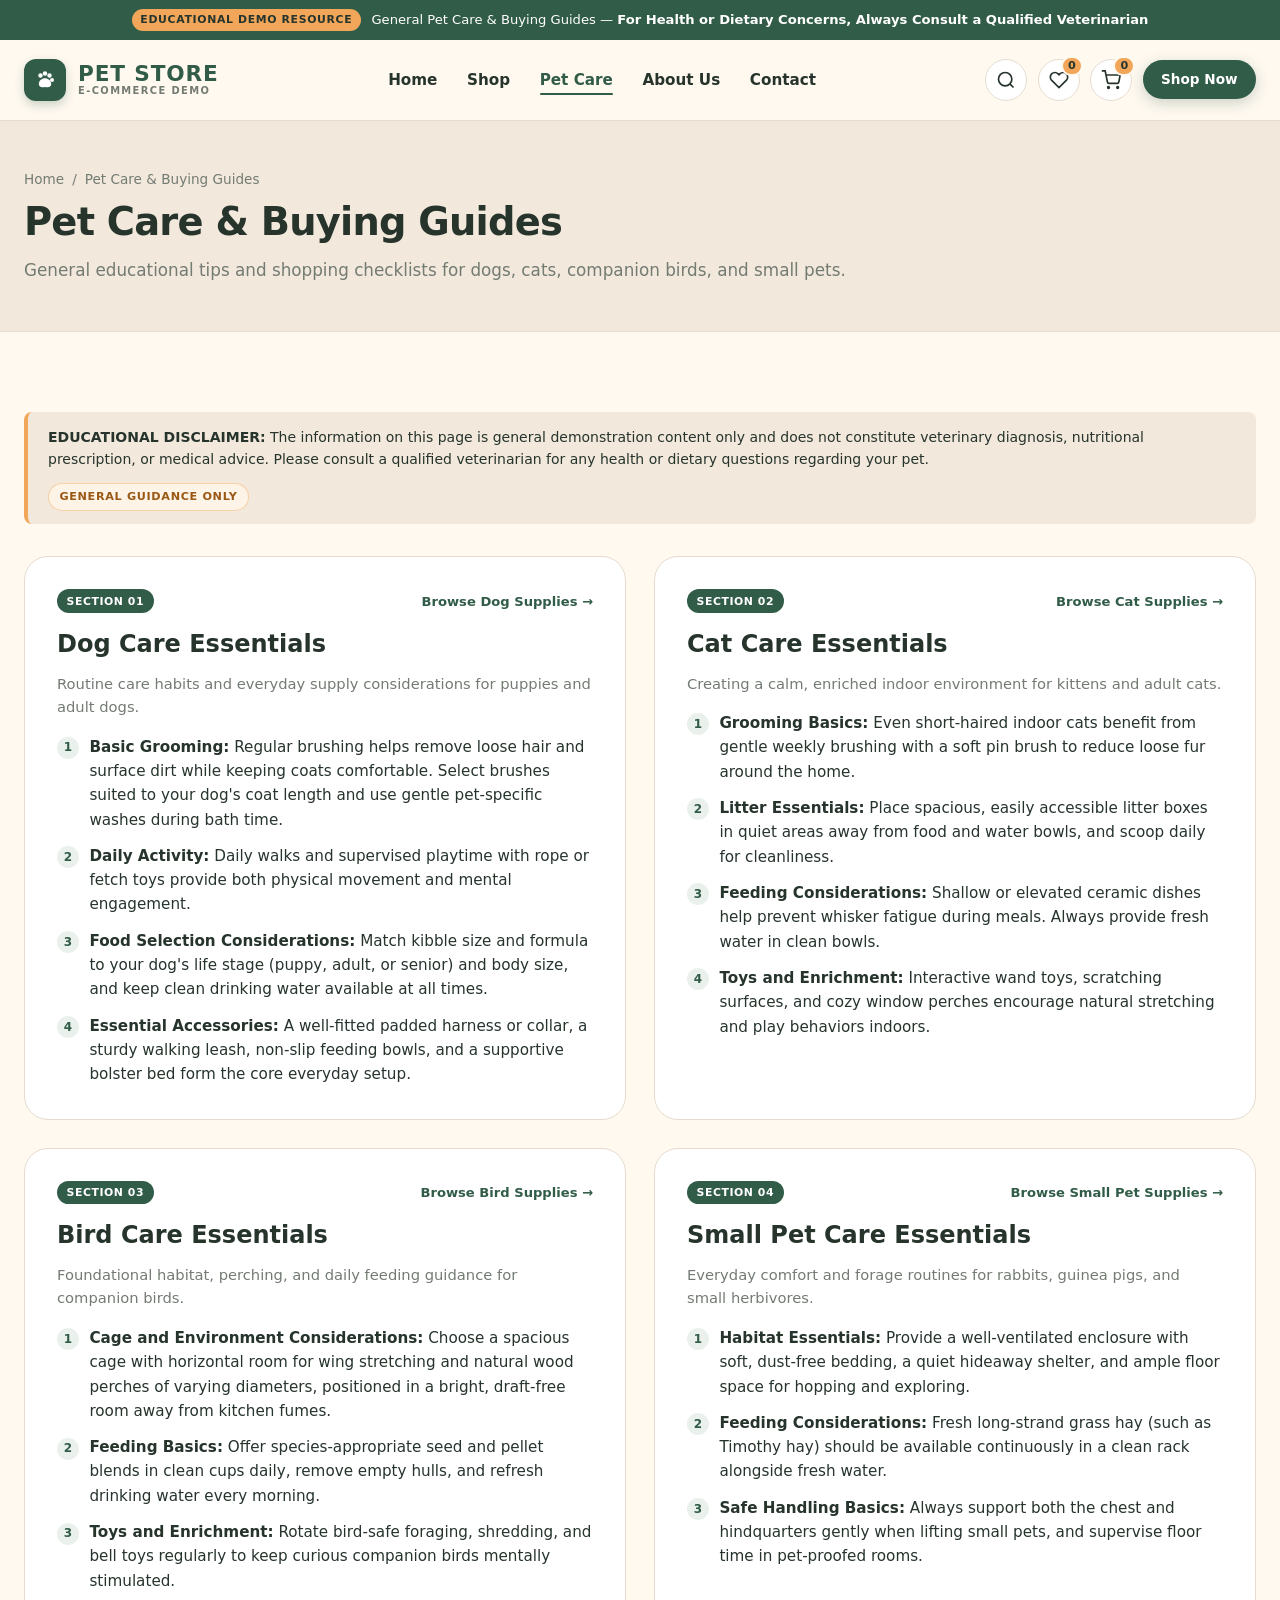
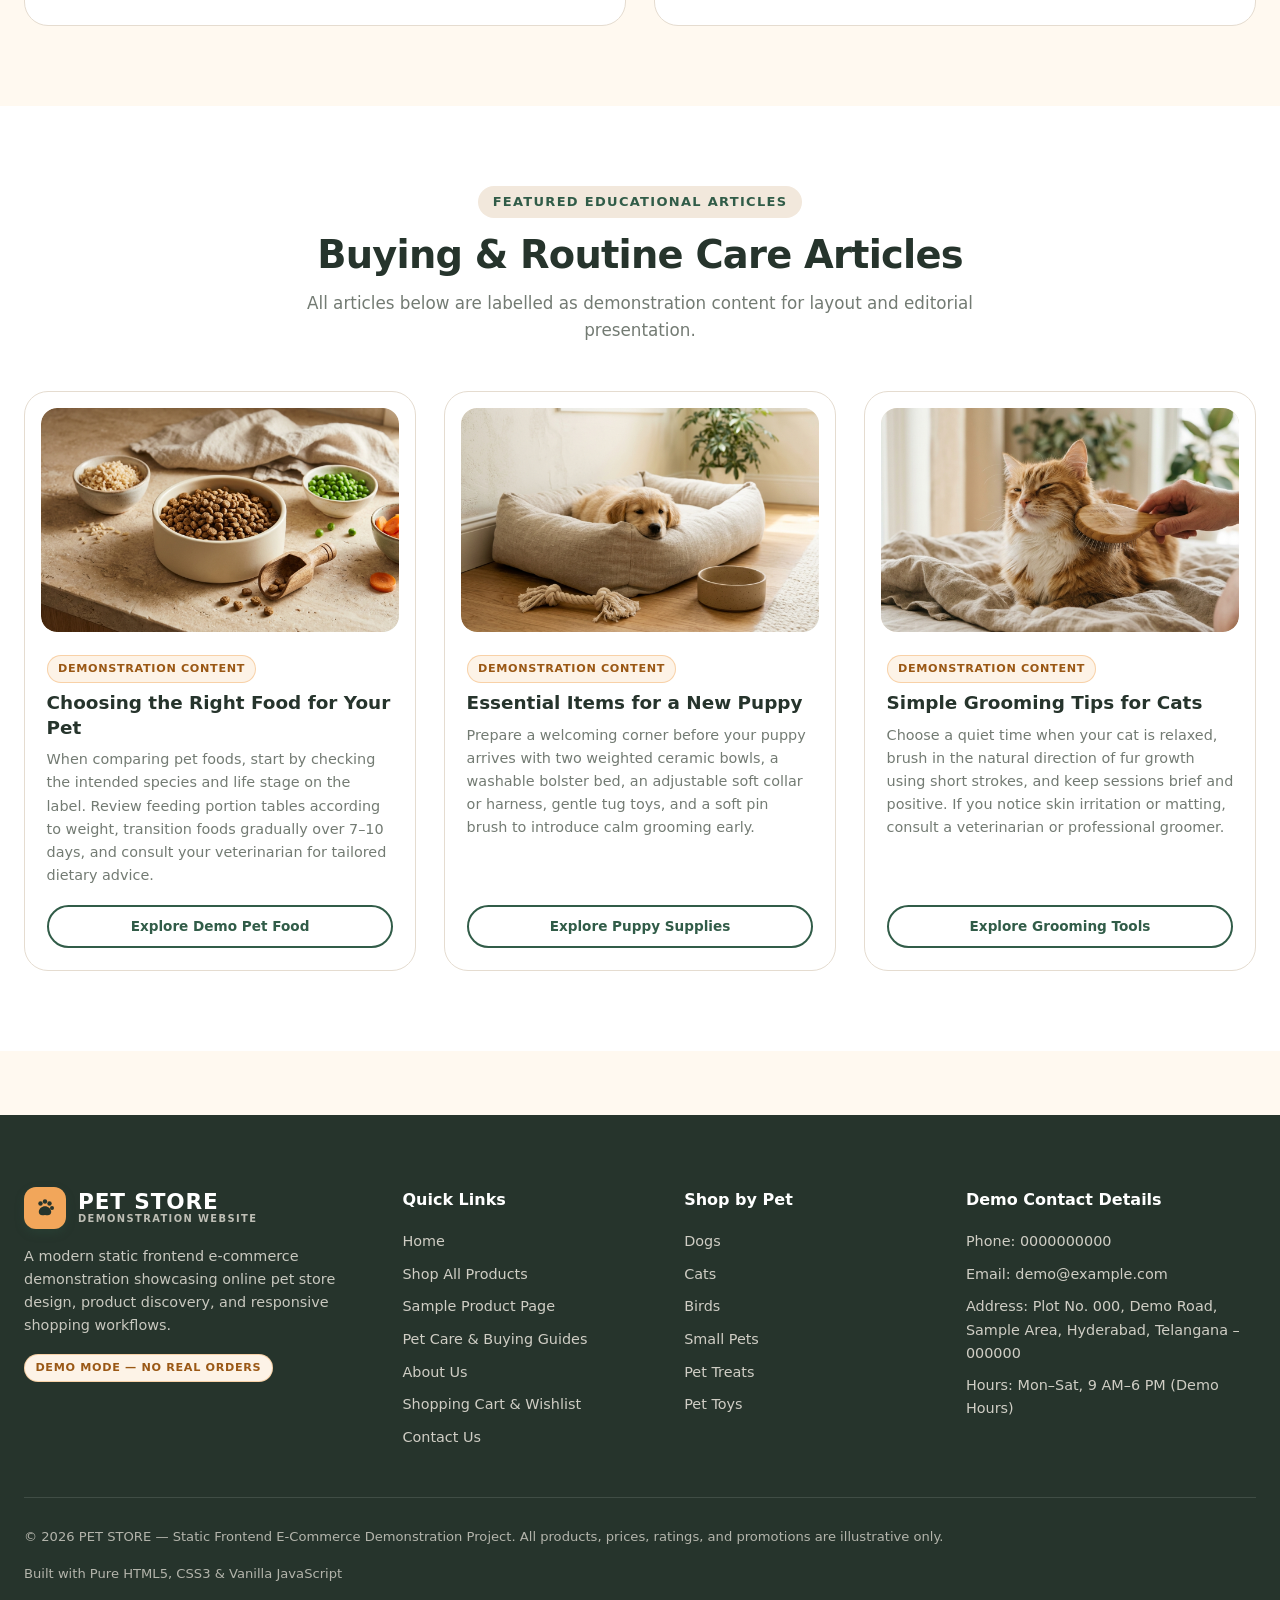
<file: pet-care.html>
<!DOCTYPE html>
<html lang="en">
<head>
  <meta charset="UTF-8">
  <meta name="viewport" content="width=device-width, initial-scale=1.0">
  <title>Pet Care &amp; Buying Guides | Dog, Cat, Bird &amp; Small Pet Care — PET STORE (Demo)</title>
  <meta name="description" content="Explore general educational pet care and buying guides for dogs, cats, birds, and small pets at PET STORE. Covers grooming, feeding considerations, and essential pet accessories.">
  <meta name="keywords" content="Pet Care, Pet Store, Online Pet Store, Dog Food, Cat Food, Pet Grooming Products, Pet Accessories, Pet Supplies">
  <meta property="og:title" content="Pet Care &amp; Buying Guides — PET STORE Demo">
  <meta property="og:description" content="General educational pet care guides covering dog care, cat care, bird care, and small pet habitat essentials.">
  <meta property="og:type" content="article">
  <meta property="og:url" content="pet-care.html">
  <link rel="stylesheet" href="css/styles.css">
</head>
<body>

  <!-- Top Illustrative Demo Announcement Bar -->
  <div class="announcement-bar" role="region" aria-label="Demo Promotion Notice">
    <div class="announcement-bar-inner">
      <span class="announcement-tag">Educational Demo Resource</span>
      <span>General Pet Care &amp; Buying Guides — <strong>For Health or Dietary Concerns, Always Consult a Qualified Veterinarian</strong></span>
    </div>
  </div>

  <!-- Global Navigation Header -->
  <header class="site-header">
    <div class="container navbar">
      <a href="index.html" class="brand-logo" aria-label="PET STORE Home">
        <span class="brand-logo-mark" aria-hidden="true">
          <svg viewBox="0 0 24 24" fill="currentColor">
            <circle cx="7.5" cy="7.5" r="2.2"/><circle cx="12" cy="5.5" r="2.2"/><circle cx="16.5" cy="7.5" r="2.2"/><circle cx="19" cy="12" r="2"/>
            <path d="M12 10.2c-3.2 0-5.8 2.4-6.2 5.3-.3 2.1 1.4 3.8 3.5 3.8 1 0 1.8-.3 2.7-.3s1.7.3 2.7.3c2.1 0 3.8-1.7 3.5-3.8-.4-2.9-3-5.3-6.2-5.3z"/>
          </svg>
        </span>
        <span class="brand-logo-text">
          <span>PET STORE</span>
          <span class="brand-logo-sub">E-Commerce Demo</span>
        </span>
      </a>

      <nav aria-label="Main Navigation">
        <ul class="nav-links" id="main-nav-links">
          <li><a href="index.html" class="nav-link">Home</a></li>
          <li><a href="shop.html" class="nav-link">Shop</a></li>
          <li><a href="pet-care.html" class="nav-link active">Pet Care</a></li>
          <li><a href="about.html" class="nav-link">About Us</a></li>
          <li><a href="contact.html" class="nav-link">Contact</a></li>
        </ul>
      </nav>

      <div class="nav-actions">
        <button type="button" class="icon-btn" id="header-search-toggle" aria-label="Toggle Product Search" title="Search Products">
          <svg viewBox="0 0 24 24" fill="none" stroke="currentColor" stroke-width="2"><circle cx="11" cy="11" r="8"/><line x1="21" y1="21" x2="16.65" y2="16.65"/></svg>
        </button>

        <a href="cart.html#wishlist-section" class="icon-btn" aria-label="View Demo Wishlist" title="Wishlist">
          <svg viewBox="0 0 24 24" fill="none" stroke="currentColor" stroke-width="2"><path d="M20.84 4.61a5.5 5.5 0 0 0-7.78 0L12 5.67l-1.06-1.06a5.5 5.5 0 0 0-7.78 7.78l1.06 1.06L12 21.23l7.78-7.78 1.06-1.06a5.5 5.5 0 0 0 0-7.78z"/></svg>
          <span class="badge-count js-wishlist-count">0</span>
        </a>

        <a href="cart.html" class="icon-btn" aria-label="View Demo Shopping Cart" title="Shopping Cart">
          <svg viewBox="0 0 24 24" fill="none" stroke="currentColor" stroke-width="2"><circle cx="9" cy="21" r="1"/><circle cx="20" cy="21" r="1"/><path d="M1 1h4l2.68 13.39a2 2 0 0 0 2 1.61h9.72a2 2 0 0 0 2-1.61L23 6H6"/></svg>
          <span class="badge-count js-cart-count">0</span>
        </a>

        <a href="shop.html" class="btn btn-primary btn-sm nav-cta-desktop">Shop Now</a>

        <button type="button" class="mobile-menu-toggle" id="mobile-menu-toggle" aria-label="Open Navigation Menu" aria-expanded="false">
          <svg width="22" height="22" viewBox="0 0 24 24" fill="none" stroke="currentColor" stroke-width="2"><line x1="3" y1="6" x2="21" y2="6"/><line x1="3" y1="12" x2="21" y2="12"/><line x1="3" y1="18" x2="21" y2="18"/></svg>
        </button>
      </div>
    </div>

    <div class="header-search-bar" id="header-search-bar">
      <div class="container">
        <form action="shop.html" method="GET" class="header-search-form">
          <input type="search" name="q" class="header-search-input" placeholder="Search demo dog food, cat food, toys, beds or grooming supplies..." aria-label="Search Demo Catalogue">
          <button type="submit" class="btn btn-primary btn-sm">Search Shop</button>
        </form>
      </div>
    </div>
  </header>

  <main>
    <!-- Page Hero -->
    <section class="page-hero">
      <div class="container page-hero-inner">
        <nav class="breadcrumb" aria-label="Breadcrumb">
          <a href="index.html">Home</a>
          <span>/</span>
          <span>Pet Care &amp; Buying Guides</span>
        </nav>
        <h1 class="section-title" style="text-align:left; margin-bottom:0.25rem;">Pet Care &amp; Buying Guides</h1>
        <p class="section-subtitle">General educational tips and shopping checklists for dogs, cats, companion birds, and small pets.</p>
      </div>
    </section>

    <!-- Four Care Sections -->
    <section class="section">
      <div class="container">
        <div class="demo-banner-notice">
          <div>
            <strong>EDUCATIONAL DISCLAIMER:</strong> The information on this page is general demonstration content only and does not constitute veterinary diagnosis, nutritional prescription, or medical advice. Please consult a qualified veterinarian for any health or dietary questions regarding your pet.
          </div>
          <span class="demo-pill">General Guidance Only</span>
        </div>

        <div class="care-tabs-grid">
          <!-- 1. Dog Care -->
          <article class="care-section-card" id="dog-care">
            <div style="display:flex; align-items:center; justify-content:space-between; margin-bottom:0.75rem;">
              <span class="pet-badge">Section 01</span>
              <a href="shop.html?pet=Dogs" style="font-size:0.82rem; font-weight:700; color:var(--forest-green);">Browse Dog Supplies →</a>
            </div>
            <h2 style="font-size:1.5rem; font-weight:900; margin-bottom:0.5rem;">Dog Care Essentials</h2>
            <p style="color:var(--text-secondary); font-size:0.92rem;">Routine care habits and everyday supply considerations for puppies and adult dogs.</p>
            <ul class="care-list">
              <li>
                <span class="care-bullet">1</span>
                <div><strong>Basic Grooming:</strong> Regular brushing helps remove loose hair and surface dirt while keeping coats comfortable. Select brushes suited to your dog's coat length and use gentle pet-specific washes during bath time.</div>
              </li>
              <li>
                <span class="care-bullet">2</span>
                <div><strong>Daily Activity:</strong> Daily walks and supervised playtime with rope or fetch toys provide both physical movement and mental engagement.</div>
              </li>
              <li>
                <span class="care-bullet">3</span>
                <div><strong>Food Selection Considerations:</strong> Match kibble size and formula to your dog's life stage (puppy, adult, or senior) and body size, and keep clean drinking water available at all times.</div>
              </li>
              <li>
                <span class="care-bullet">4</span>
                <div><strong>Essential Accessories:</strong> A well-fitted padded harness or collar, a sturdy walking leash, non-slip feeding bowls, and a supportive bolster bed form the core everyday setup.</div>
              </li>
            </ul>
          </article>

          <!-- 2. Cat Care -->
          <article class="care-section-card" id="cat-care">
            <div style="display:flex; align-items:center; justify-content:space-between; margin-bottom:0.75rem;">
              <span class="pet-badge">Section 02</span>
              <a href="shop.html?pet=Cats" style="font-size:0.82rem; font-weight:700; color:var(--forest-green);">Browse Cat Supplies →</a>
            </div>
            <h2 style="font-size:1.5rem; font-weight:900; margin-bottom:0.5rem;">Cat Care Essentials</h2>
            <p style="color:var(--text-secondary); font-size:0.92rem;">Creating a calm, enriched indoor environment for kittens and adult cats.</p>
            <ul class="care-list">
              <li>
                <span class="care-bullet">1</span>
                <div><strong>Grooming Basics:</strong> Even short-haired indoor cats benefit from gentle weekly brushing with a soft pin brush to reduce loose fur around the home.</div>
              </li>
              <li>
                <span class="care-bullet">2</span>
                <div><strong>Litter Essentials:</strong> Place spacious, easily accessible litter boxes in quiet areas away from food and water bowls, and scoop daily for cleanliness.</div>
              </li>
              <li>
                <span class="care-bullet">3</span>
                <div><strong>Feeding Considerations:</strong> Shallow or elevated ceramic dishes help prevent whisker fatigue during meals. Always provide fresh water in clean bowls.</div>
              </li>
              <li>
                <span class="care-bullet">4</span>
                <div><strong>Toys and Enrichment:</strong> Interactive wand toys, scratching surfaces, and cozy window perches encourage natural stretching and play behaviors indoors.</div>
              </li>
            </ul>
          </article>

          <!-- 3. Bird Care -->
          <article class="care-section-card" id="bird-care">
            <div style="display:flex; align-items:center; justify-content:space-between; margin-bottom:0.75rem;">
              <span class="pet-badge">Section 03</span>
              <a href="shop.html?pet=Birds" style="font-size:0.82rem; font-weight:700; color:var(--forest-green);">Browse Bird Supplies →</a>
            </div>
            <h2 style="font-size:1.5rem; font-weight:900; margin-bottom:0.5rem;">Bird Care Essentials</h2>
            <p style="color:var(--text-secondary); font-size:0.92rem;">Foundational habitat, perching, and daily feeding guidance for companion birds.</p>
            <ul class="care-list">
              <li>
                <span class="care-bullet">1</span>
                <div><strong>Cage and Environment Considerations:</strong> Choose a spacious cage with horizontal room for wing stretching and natural wood perches of varying diameters, positioned in a bright, draft-free room away from kitchen fumes.</div>
              </li>
              <li>
                <span class="care-bullet">2</span>
                <div><strong>Feeding Basics:</strong> Offer species-appropriate seed and pellet blends in clean cups daily, remove empty hulls, and refresh drinking water every morning.</div>
              </li>
              <li>
                <span class="care-bullet">3</span>
                <div><strong>Toys and Enrichment:</strong> Rotate bird-safe foraging, shredding, and bell toys regularly to keep curious companion birds mentally stimulated.</div>
              </li>
            </ul>
          </article>

          <!-- 4. Small Pet Care -->
          <article class="care-section-card" id="small-pet-care">
            <div style="display:flex; align-items:center; justify-content:space-between; margin-bottom:0.75rem;">
              <span class="pet-badge">Section 04</span>
              <a href="shop.html?pet=Small+Pets" style="font-size:0.82rem; font-weight:700; color:var(--forest-green);">Browse Small Pet Supplies →</a>
            </div>
            <h2 style="font-size:1.5rem; font-weight:900; margin-bottom:0.5rem;">Small Pet Care Essentials</h2>
            <p style="color:var(--text-secondary); font-size:0.92rem;">Everyday comfort and forage routines for rabbits, guinea pigs, and small herbivores.</p>
            <ul class="care-list">
              <li>
                <span class="care-bullet">1</span>
                <div><strong>Habitat Essentials:</strong> Provide a well-ventilated enclosure with soft, dust-free bedding, a quiet hideaway shelter, and ample floor space for hopping and exploring.</div>
              </li>
              <li>
                <span class="care-bullet">2</span>
                <div><strong>Feeding Considerations:</strong> Fresh long-strand grass hay (such as Timothy hay) should be available continuously in a clean rack alongside fresh water.</div>
              </li>
              <li>
                <span class="care-bullet">3</span>
                <div><strong>Safe Handling Basics:</strong> Always support both the chest and hindquarters gently when lifting small pets, and supervise floor time in pet-proofed rooms.</div>
              </li>
            </ul>
          </article>
        </div>
      </div>
    </section>

    <!-- Featured Educational Article Cards -->
    <section class="section bg-white">
      <div class="container">
        <div class="section-header">
          <span class="section-eyebrow">Featured Educational Articles</span>
          <h2 class="section-title">Buying &amp; Routine Care Articles</h2>
          <p class="section-subtitle">All articles below are labelled as demonstration content for layout and editorial presentation.</p>
        </div>

        <div class="articles-grid">
          <article class="article-card" id="guide-food">
            <div class="article-card-media">
              <div class="img-placeholder has-image img-placeholder-aspect-16-10" role="img" aria-label="Pet food bowls with wholesome kibble and measuring scoop">
                <img src="images/article-choosing-pet-food.jpeg" alt="Choosing the Right Food for Your Pet" loading="lazy" onerror="this.onerror=null; this.src='assets/images/article-choosing-pet-food.jpeg';">
              </div>
            </div>
            <div class="article-card-body">
              <div><span class="demo-pill">Demonstration Content</span></div>
              <h3 class="article-card-title">Choosing the Right Food for Your Pet</h3>
              <p class="article-card-excerpt">When comparing pet foods, start by checking the intended species and life stage on the label. Review feeding portion tables according to weight, transition foods gradually over 7–10 days, and consult your veterinarian for tailored dietary advice.</p>
              <a href="shop.html?category=Dog+Food" class="btn btn-outline btn-sm">Explore Demo Pet Food</a>
            </div>
          </article>

          <article class="article-card" id="guide-puppy">
            <div class="article-card-media">
              <div class="img-placeholder has-image img-placeholder-aspect-16-10" role="img" aria-label="Young puppy resting near a soft bed, bowl, and rope toy">
                <img src="images/article-new-puppy-essentials.jpeg" alt="Essential Items for a New Puppy" loading="lazy" onerror="this.onerror=null; this.src='assets/images/article-new-puppy-essentials.jpeg';">
              </div>
            </div>
            <div class="article-card-body">
              <div><span class="demo-pill">Demonstration Content</span></div>
              <h3 class="article-card-title">Essential Items for a New Puppy</h3>
              <p class="article-card-excerpt">Prepare a welcoming corner before your puppy arrives with two weighted ceramic bowls, a washable bolster bed, an adjustable soft collar or harness, gentle tug toys, and a soft pin brush to introduce calm grooming early.</p>
              <a href="shop.html?pet=Dogs" class="btn btn-outline btn-sm">Explore Puppy Supplies</a>
            </div>
          </article>

          <article class="article-card" id="guide-cat-grooming">
            <div class="article-card-media">
              <div class="img-placeholder has-image img-placeholder-aspect-16-10" role="img" aria-label="Cat being gently brushed with a bamboo grooming brush">
                <img src="images/article-cat-grooming-tips.jpeg" alt="Simple Grooming Tips for Cats" loading="lazy" onerror="this.onerror=null; this.src='assets/images/article-cat-grooming-tips.jpeg';">
              </div>
            </div>
            <div class="article-card-body">
              <div><span class="demo-pill">Demonstration Content</span></div>
              <h3 class="article-card-title">Simple Grooming Tips for Cats</h3>
              <p class="article-card-excerpt">Choose a quiet time when your cat is relaxed, brush in the natural direction of fur growth using short strokes, and keep sessions brief and positive. If you notice skin irritation or matting, consult a veterinarian or professional groomer.</p>
              <a href="shop.html?category=Grooming" class="btn btn-outline btn-sm">Explore Grooming Tools</a>
            </div>
          </article>
        </div>
      </div>
    </section>
  </main>

  <!-- Global Footer -->
  <footer class="site-footer">
    <div class="container">
      <div class="footer-grid">
        <div>
          <a href="index.html" class="brand-logo" style="color:var(--bg-white); margin-bottom:1rem;">
            <span class="brand-logo-mark" style="background:var(--warm-orange); color:var(--text-dark);" aria-hidden="true">
              <svg viewBox="0 0 24 24" fill="currentColor"><circle cx="7.5" cy="7.5" r="2.2"/><circle cx="12" cy="5.5" r="2.2"/><circle cx="16.5" cy="7.5" r="2.2"/><circle cx="19" cy="12" r="2"/><path d="M12 10.2c-3.2 0-5.8 2.4-6.2 5.3-.3 2.1 1.4 3.8 3.5 3.8 1 0 1.8-.3 2.7-.3s1.7.3 2.7.3c2.1 0 3.8-1.7 3.5-3.8-.4-2.9-3-5.3-6.2-5.3z"/></svg>
            </span>
            <span class="brand-logo-text">
              <span>PET STORE</span>
              <span class="brand-logo-sub" style="color:rgba(255,249,240,0.7);">Demonstration Website</span>
            </span>
          </a>
          <p style="font-size:0.9rem; color:rgba(255,249,240,0.75); margin-bottom:1rem;">
            A modern static frontend e-commerce demonstration showcasing online pet store design, product discovery, and responsive shopping workflows.
          </p>
          <span class="demo-pill">DEMO MODE — NO REAL ORDERS</span>
        </div>

        <div>
          <h3 class="footer-title">Quick Links</h3>
          <ul class="footer-links">
            <li><a href="index.html">Home</a></li>
            <li><a href="shop.html">Shop All Products</a></li>
            <li><a href="product.html?id=p1">Sample Product Page</a></li>
            <li><a href="pet-care.html">Pet Care &amp; Buying Guides</a></li>
            <li><a href="about.html">About Us</a></li>
            <li><a href="cart.html">Shopping Cart &amp; Wishlist</a></li>
            <li><a href="contact.html">Contact Us</a></li>
          </ul>
        </div>

        <div>
          <h3 class="footer-title">Shop by Pet</h3>
          <ul class="footer-links">
            <li><a href="shop.html?pet=Dogs">Dogs</a></li>
            <li><a href="shop.html?pet=Cats">Cats</a></li>
            <li><a href="shop.html?pet=Birds">Birds</a></li>
            <li><a href="shop.html?pet=Small+Pets">Small Pets</a></li>
            <li><a href="shop.html?category=Treats">Pet Treats</a></li>
            <li><a href="shop.html?category=Toys">Pet Toys</a></li>
          </ul>
        </div>

        <div>
          <h3 class="footer-title">Demo Contact Details</h3>
          <ul class="footer-links">
            <li>Phone: 0000000000</li>
            <li>Email: <a href="mailto:demo@example.com">demo@example.com</a></li>
            <li>Address: Plot No. 000, Demo Road, Sample Area, Hyderabad, Telangana – 000000</li>
            <li>Hours: Mon–Sat, 9 AM–6 PM (Demo Hours)</li>
          </ul>
        </div>
      </div>

      <div class="footer-bottom">
        <p>&copy; 2026 PET STORE — Static Frontend E-Commerce Demonstration Project. All products, prices, ratings, and promotions are illustrative only.</p>
        <p>Built with Pure HTML5, CSS3 &amp; Vanilla JavaScript</p>
      </div>
    </div>
  </footer>

  <button type="button" class="back-to-top" id="back-to-top" aria-label="Back to top">↑</button>

  <script src="js/data.js"></script>
  <script src="js/app.js"></script>
</body>
</html>
</file>
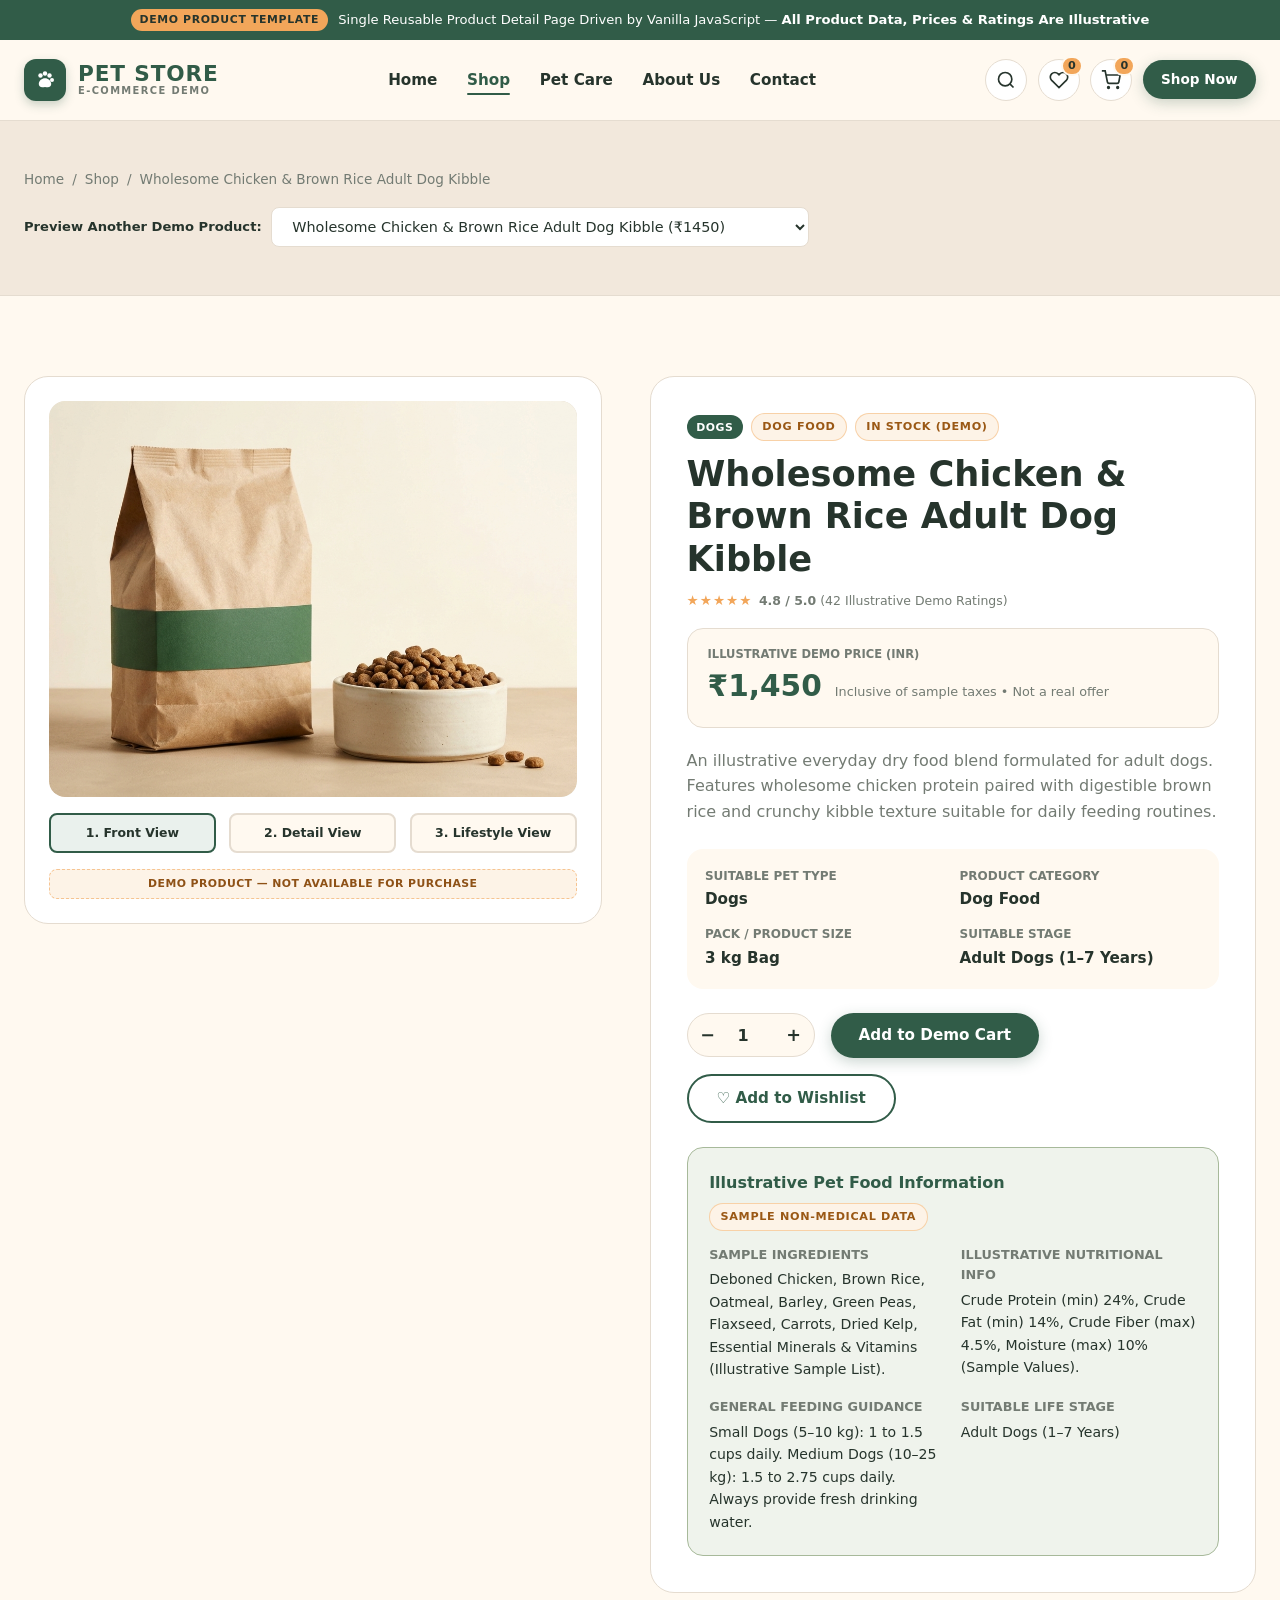
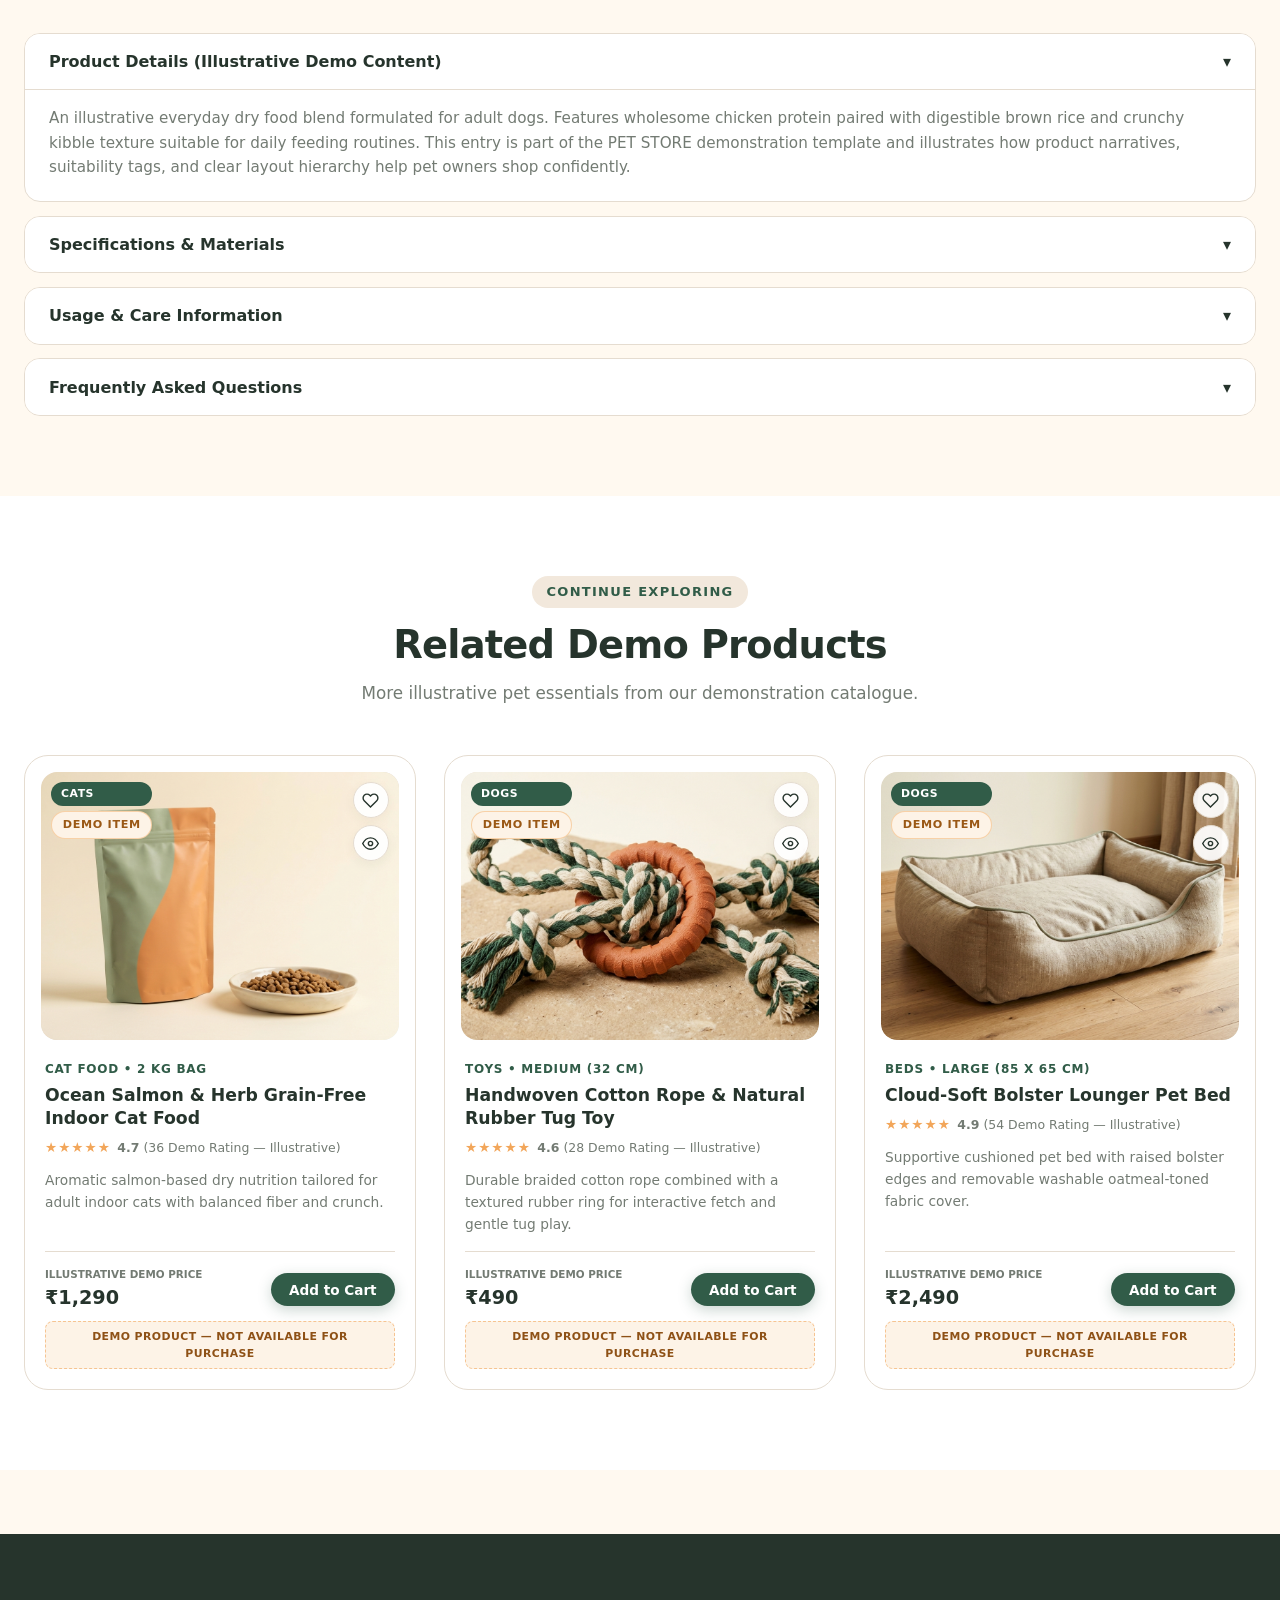
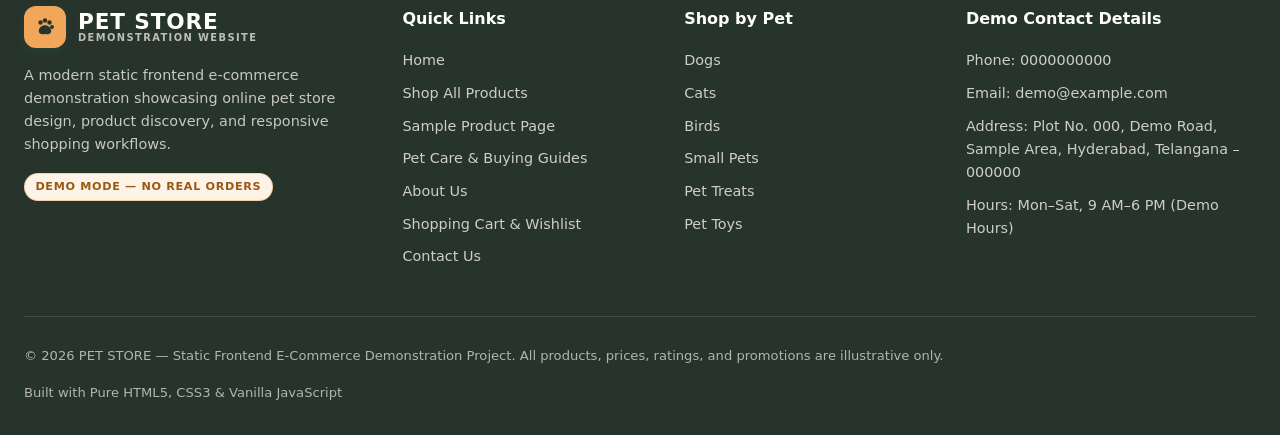
<file: product.html>
<!DOCTYPE html>
<html lang="en">
<head>
  <meta charset="UTF-8">
  <meta name="viewport" content="width=device-width, initial-scale=1.0">
  <title>Product Details | Pet Food, Pet Toys &amp; Pet Supplies — PET STORE (Demo)</title>
  <meta name="description" content="View illustrative product details, sample ingredients, feeding guidance, pack size, and suitability information on the PET STORE online pet store demonstration website.">
  <meta name="keywords" content="Pet Store, Online Pet Store, Dog Food, Cat Food, Pet Accessories, Pet Toys, Pet Grooming Products, Pet Supplies">
  <meta property="og:title" content="Product Details — PET STORE E-Commerce Demo">
  <meta property="og:description" content="Reusable product detail showcase featuring illustrative pricing, pet suitability tags, and sample nutritional information.">
  <meta property="og:type" content="product">
  <meta property="og:url" content="product.html">
  <link rel="stylesheet" href="css/styles.css">
</head>
<body>

  <!-- Top Illustrative Demo Announcement Bar -->
  <div class="announcement-bar" role="region" aria-label="Demo Promotion Notice">
    <div class="announcement-bar-inner">
      <span class="announcement-tag">Demo Product Template</span>
      <span>Single Reusable Product Detail Page Driven by Vanilla JavaScript — <strong>All Product Data, Prices &amp; Ratings Are Illustrative</strong></span>
    </div>
  </div>

  <!-- Global Navigation Header -->
  <header class="site-header">
    <div class="container navbar">
      <a href="index.html" class="brand-logo" aria-label="PET STORE Home">
        <span class="brand-logo-mark" aria-hidden="true">
          <svg viewBox="0 0 24 24" fill="currentColor">
            <circle cx="7.5" cy="7.5" r="2.2"/><circle cx="12" cy="5.5" r="2.2"/><circle cx="16.5" cy="7.5" r="2.2"/><circle cx="19" cy="12" r="2"/>
            <path d="M12 10.2c-3.2 0-5.8 2.4-6.2 5.3-.3 2.1 1.4 3.8 3.5 3.8 1 0 1.8-.3 2.7-.3s1.7.3 2.7.3c2.1 0 3.8-1.7 3.5-3.8-.4-2.9-3-5.3-6.2-5.3z"/>
          </svg>
        </span>
        <span class="brand-logo-text">
          <span>PET STORE</span>
          <span class="brand-logo-sub">E-Commerce Demo</span>
        </span>
      </a>

      <nav aria-label="Main Navigation">
        <ul class="nav-links" id="main-nav-links">
          <li><a href="index.html" class="nav-link">Home</a></li>
          <li><a href="shop.html" class="nav-link active">Shop</a></li>
          <li><a href="pet-care.html" class="nav-link">Pet Care</a></li>
          <li><a href="about.html" class="nav-link">About Us</a></li>
          <li><a href="contact.html" class="nav-link">Contact</a></li>
        </ul>
      </nav>

      <div class="nav-actions">
        <button type="button" class="icon-btn" id="header-search-toggle" aria-label="Toggle Product Search" title="Search Products">
          <svg viewBox="0 0 24 24" fill="none" stroke="currentColor" stroke-width="2"><circle cx="11" cy="11" r="8"/><line x1="21" y1="21" x2="16.65" y2="16.65"/></svg>
        </button>

        <a href="cart.html#wishlist-section" class="icon-btn" aria-label="View Demo Wishlist" title="Wishlist">
          <svg viewBox="0 0 24 24" fill="none" stroke="currentColor" stroke-width="2"><path d="M20.84 4.61a5.5 5.5 0 0 0-7.78 0L12 5.67l-1.06-1.06a5.5 5.5 0 0 0-7.78 7.78l1.06 1.06L12 21.23l7.78-7.78 1.06-1.06a5.5 5.5 0 0 0 0-7.78z"/></svg>
          <span class="badge-count js-wishlist-count">0</span>
        </a>

        <a href="cart.html" class="icon-btn" aria-label="View Demo Shopping Cart" title="Shopping Cart">
          <svg viewBox="0 0 24 24" fill="none" stroke="currentColor" stroke-width="2"><circle cx="9" cy="21" r="1"/><circle cx="20" cy="21" r="1"/><path d="M1 1h4l2.68 13.39a2 2 0 0 0 2 1.61h9.72a2 2 0 0 0 2-1.61L23 6H6"/></svg>
          <span class="badge-count js-cart-count">0</span>
        </a>

        <a href="shop.html" class="btn btn-primary btn-sm nav-cta-desktop">Shop Now</a>

        <button type="button" class="mobile-menu-toggle" id="mobile-menu-toggle" aria-label="Open Navigation Menu" aria-expanded="false">
          <svg width="22" height="22" viewBox="0 0 24 24" fill="none" stroke="currentColor" stroke-width="2"><line x1="3" y1="6" x2="21" y2="6"/><line x1="3" y1="12" x2="21" y2="12"/><line x1="3" y1="18" x2="21" y2="18"/></svg>
        </button>
      </div>
    </div>

    <div class="header-search-bar" id="header-search-bar">
      <div class="container">
        <form action="shop.html" method="GET" class="header-search-form">
          <input type="search" name="q" class="header-search-input" placeholder="Search demo dog food, cat food, toys, beds or grooming supplies..." aria-label="Search Demo Catalogue">
          <button type="submit" class="btn btn-primary btn-sm">Search Shop</button>
        </form>
      </div>
    </div>
  </header>

  <main>
    <!-- Page Hero / Breadcrumb & Demo Switcher -->
    <section class="page-hero">
      <div class="container" style="display:flex; align-items:center; justify-content:space-between; flex-wrap:wrap; gap:1rem;">
        <nav class="breadcrumb" aria-label="Breadcrumb">
          <a href="index.html">Home</a>
          <span>/</span>
          <a href="shop.html">Shop</a>
          <span>/</span>
          <span id="breadcrumb-product-name">Product Details</span>
        </nav>

        <div style="display:flex; align-items:center; gap:0.6rem;">
          <label for="demo-product-switcher" style="font-size:0.82rem; font-weight:700;">Preview Another Demo Product:</label>
          <select id="demo-product-switcher" class="shop-select" style="background:var(--bg-white);"></select>
        </div>
      </div>
    </section>

    <!-- Main Product Detail Root -->
    <section class="section">
      <div class="container">
        <div id="product-detail-root">
          <!-- Populated dynamically by js/app.js based on ?id= parameter -->
        </div>
      </div>
    </section>

    <!-- Related Demo Products -->
    <section class="section bg-white">
      <div class="container">
        <div class="section-header">
          <span class="section-eyebrow">Continue Exploring</span>
          <h2 class="section-title">Related Demo Products</h2>
          <p class="section-subtitle">More illustrative pet essentials from our demonstration catalogue.</p>
        </div>
        <div class="products-grid" id="related-products-grid">
          <!-- Populated dynamically by js/app.js -->
        </div>
      </div>
    </section>
  </main>

  <!-- Global Footer -->
  <footer class="site-footer">
    <div class="container">
      <div class="footer-grid">
        <div>
          <a href="index.html" class="brand-logo" style="color:var(--bg-white); margin-bottom:1rem;">
            <span class="brand-logo-mark" style="background:var(--warm-orange); color:var(--text-dark);" aria-hidden="true">
              <svg viewBox="0 0 24 24" fill="currentColor"><circle cx="7.5" cy="7.5" r="2.2"/><circle cx="12" cy="5.5" r="2.2"/><circle cx="16.5" cy="7.5" r="2.2"/><circle cx="19" cy="12" r="2"/><path d="M12 10.2c-3.2 0-5.8 2.4-6.2 5.3-.3 2.1 1.4 3.8 3.5 3.8 1 0 1.8-.3 2.7-.3s1.7.3 2.7.3c2.1 0 3.8-1.7 3.5-3.8-.4-2.9-3-5.3-6.2-5.3z"/></svg>
            </span>
            <span class="brand-logo-text">
              <span>PET STORE</span>
              <span class="brand-logo-sub" style="color:rgba(255,249,240,0.7);">Demonstration Website</span>
            </span>
          </a>
          <p style="font-size:0.9rem; color:rgba(255,249,240,0.75); margin-bottom:1rem;">
            A modern static frontend e-commerce demonstration showcasing online pet store design, product discovery, and responsive shopping workflows.
          </p>
          <span class="demo-pill">DEMO MODE — NO REAL ORDERS</span>
        </div>

        <div>
          <h3 class="footer-title">Quick Links</h3>
          <ul class="footer-links">
            <li><a href="index.html">Home</a></li>
            <li><a href="shop.html">Shop All Products</a></li>
            <li><a href="product.html?id=p1">Sample Product Page</a></li>
            <li><a href="pet-care.html">Pet Care &amp; Buying Guides</a></li>
            <li><a href="about.html">About Us</a></li>
            <li><a href="cart.html">Shopping Cart &amp; Wishlist</a></li>
            <li><a href="contact.html">Contact Us</a></li>
          </ul>
        </div>

        <div>
          <h3 class="footer-title">Shop by Pet</h3>
          <ul class="footer-links">
            <li><a href="shop.html?pet=Dogs">Dogs</a></li>
            <li><a href="shop.html?pet=Cats">Cats</a></li>
            <li><a href="shop.html?pet=Birds">Birds</a></li>
            <li><a href="shop.html?pet=Small+Pets">Small Pets</a></li>
            <li><a href="shop.html?category=Treats">Pet Treats</a></li>
            <li><a href="shop.html?category=Toys">Pet Toys</a></li>
          </ul>
        </div>

        <div>
          <h3 class="footer-title">Demo Contact Details</h3>
          <ul class="footer-links">
            <li>Phone: 0000000000</li>
            <li>Email: <a href="mailto:demo@example.com">demo@example.com</a></li>
            <li>Address: Plot No. 000, Demo Road, Sample Area, Hyderabad, Telangana – 000000</li>
            <li>Hours: Mon–Sat, 9 AM–6 PM (Demo Hours)</li>
          </ul>
        </div>
      </div>

      <div class="footer-bottom">
        <p>&copy; 2026 PET STORE — Static Frontend E-Commerce Demonstration Project. All products, prices, ratings, and promotions are illustrative only.</p>
        <p>Built with Pure HTML5, CSS3 &amp; Vanilla JavaScript</p>
      </div>
    </div>
  </footer>

  <button type="button" class="back-to-top" id="back-to-top" aria-label="Back to top">↑</button>

  <script src="js/data.js"></script>
  <script src="js/app.js"></script>
</body>
</html>
</file>
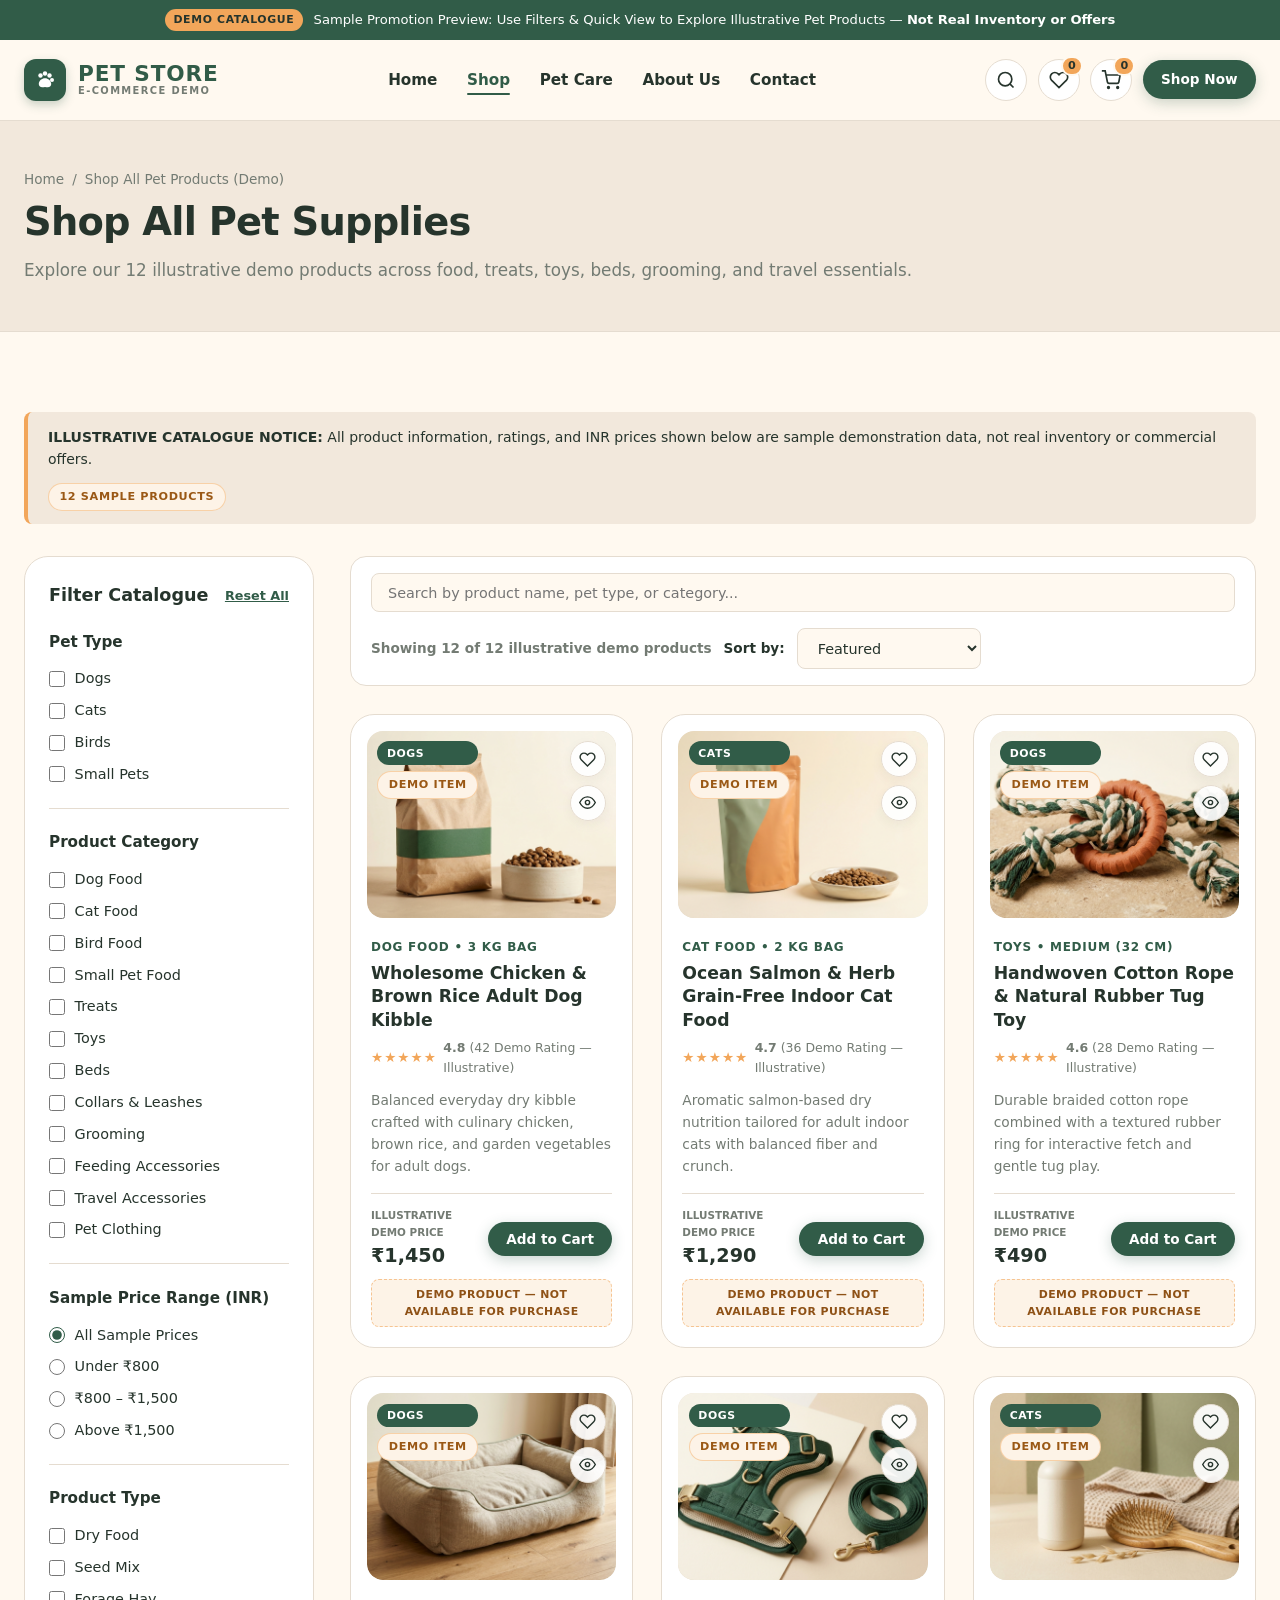
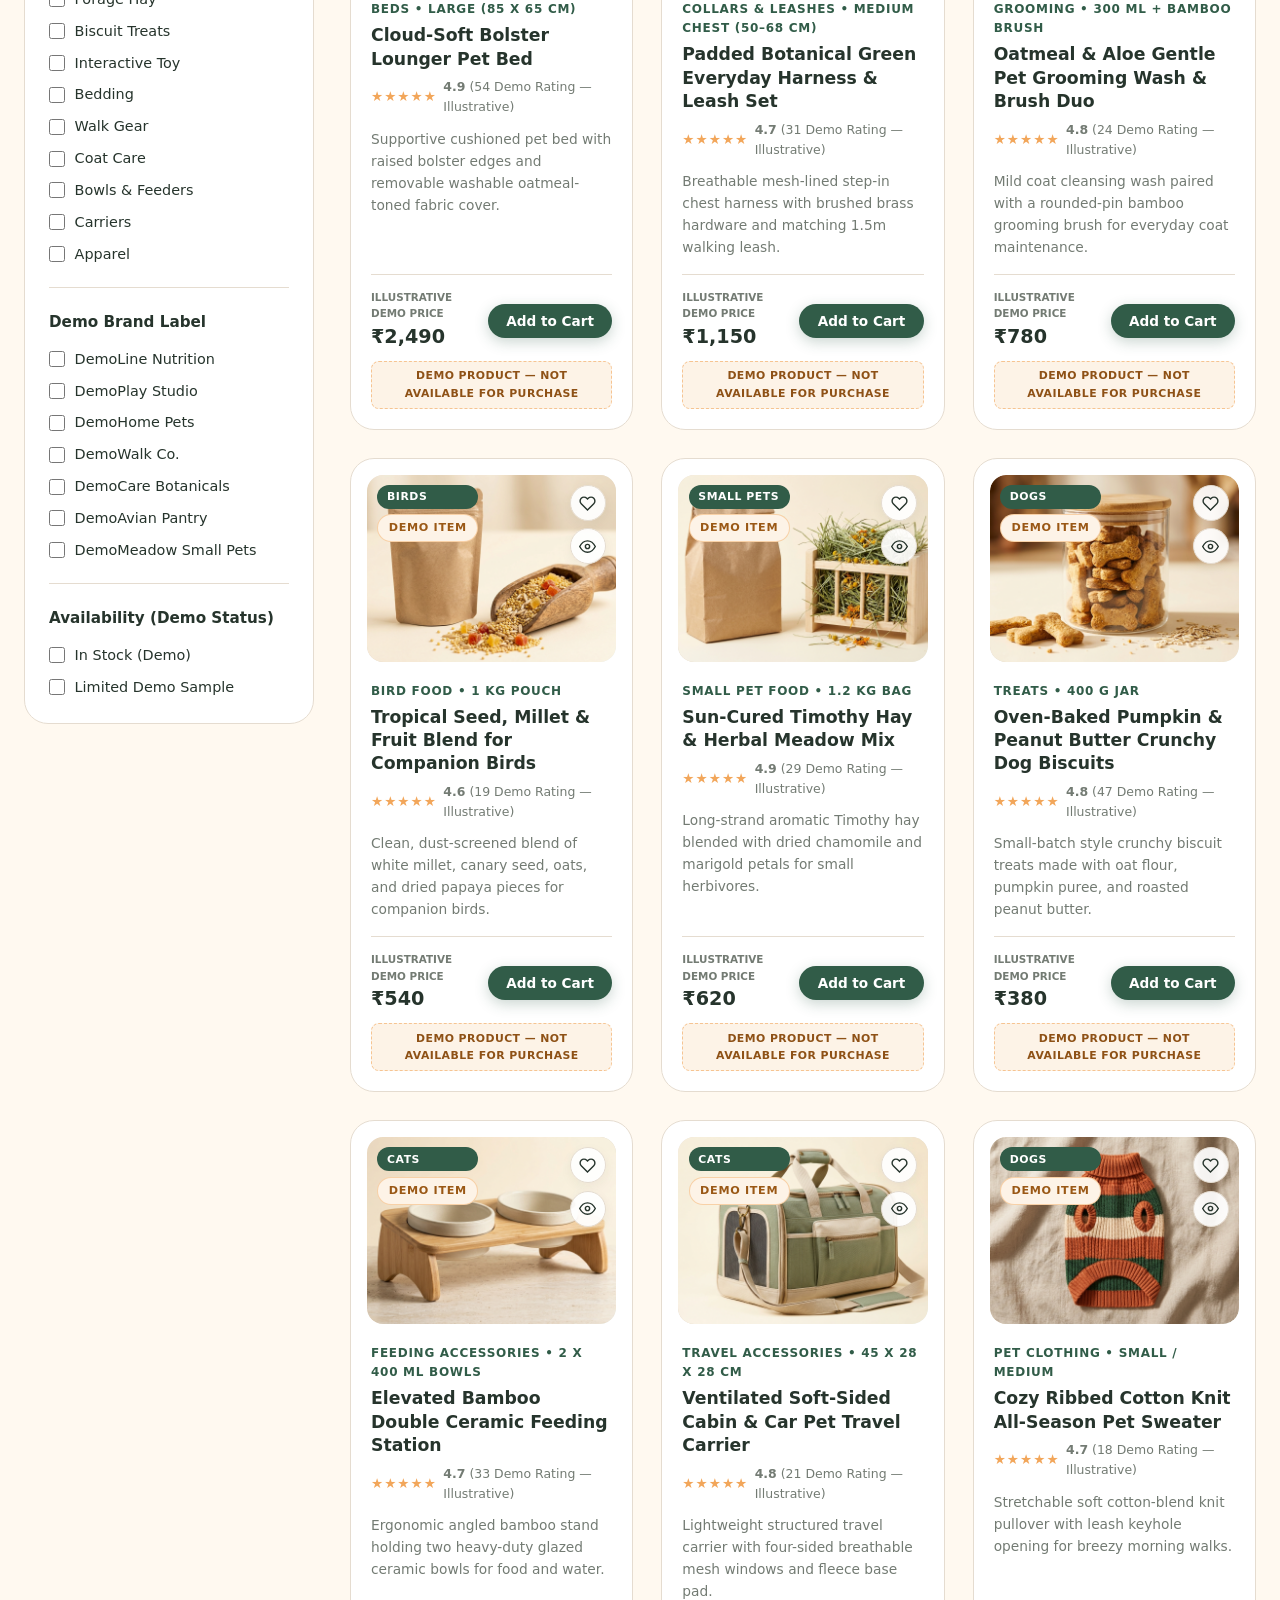
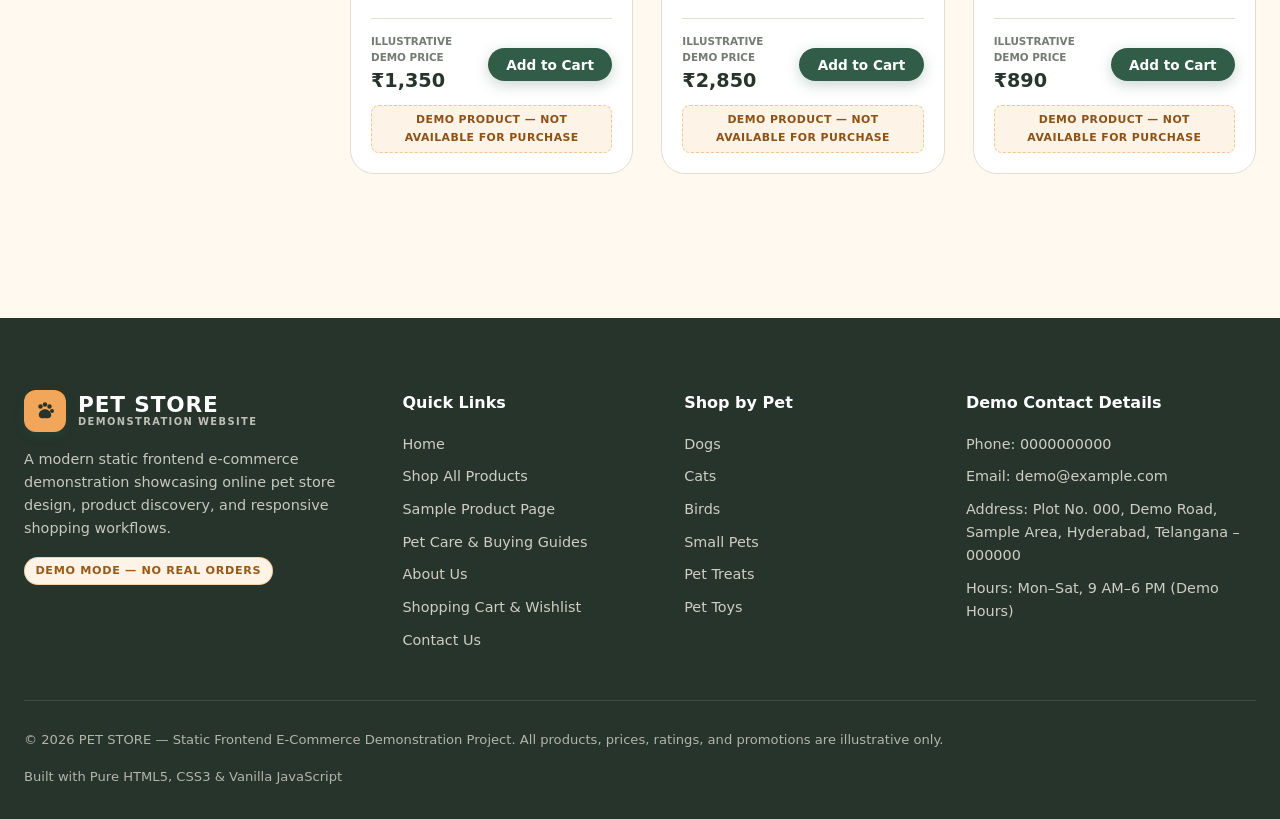
<file: shop.html>
<!DOCTYPE html>
<html lang="en">
<head>
  <meta charset="UTF-8">
  <meta name="viewport" content="width=device-width, initial-scale=1.0">
  <title>Shop Pet Supplies | Dog Food, Cat Food, Pet Toys &amp; Accessories — PET STORE (Demo)</title>
  <meta name="description" content="Browse our illustrative online pet store catalogue featuring dog food, cat food, bird food, small pet food, treats, toys, beds, collars, grooming products, and pet supplies.">
  <meta name="keywords" content="Online Pet Store, Dog Food, Cat Food, Pet Accessories, Pet Toys, Pet Grooming Products, Pet Supplies, Shop Pet Products">
  <meta property="og:title" content="Shop All Pet Products — PET STORE E-Commerce Demo">
  <meta property="og:description" content="Explore 12 illustrative demo pet products across dog food, cat food, bird seed, small pet hay, treats, toys, beds, and grooming supplies.">
  <meta property="og:type" content="website">
  <meta property="og:url" content="shop.html">
  <link rel="stylesheet" href="css/styles.css">
</head>
<body>

  <!-- Top Illustrative Demo Announcement Bar -->
  <div class="announcement-bar" role="region" aria-label="Demo Promotion Notice">
    <div class="announcement-bar-inner">
      <span class="announcement-tag">Demo Catalogue</span>
      <span>Sample Promotion Preview: Use Filters &amp; Quick View to Explore Illustrative Pet Products — <strong>Not Real Inventory or Offers</strong></span>
    </div>
  </div>

  <!-- Global Navigation Header -->
  <header class="site-header">
    <div class="container navbar">
      <a href="index.html" class="brand-logo" aria-label="PET STORE Home">
        <span class="brand-logo-mark" aria-hidden="true">
          <svg viewBox="0 0 24 24" fill="currentColor">
            <circle cx="7.5" cy="7.5" r="2.2"/><circle cx="12" cy="5.5" r="2.2"/><circle cx="16.5" cy="7.5" r="2.2"/><circle cx="19" cy="12" r="2"/>
            <path d="M12 10.2c-3.2 0-5.8 2.4-6.2 5.3-.3 2.1 1.4 3.8 3.5 3.8 1 0 1.8-.3 2.7-.3s1.7.3 2.7.3c2.1 0 3.8-1.7 3.5-3.8-.4-2.9-3-5.3-6.2-5.3z"/>
          </svg>
        </span>
        <span class="brand-logo-text">
          <span>PET STORE</span>
          <span class="brand-logo-sub">E-Commerce Demo</span>
        </span>
      </a>

      <nav aria-label="Main Navigation">
        <ul class="nav-links" id="main-nav-links">
          <li><a href="index.html" class="nav-link">Home</a></li>
          <li><a href="shop.html" class="nav-link active">Shop</a></li>
          <li><a href="pet-care.html" class="nav-link">Pet Care</a></li>
          <li><a href="about.html" class="nav-link">About Us</a></li>
          <li><a href="contact.html" class="nav-link">Contact</a></li>
        </ul>
      </nav>

      <div class="nav-actions">
        <button type="button" class="icon-btn" id="header-search-toggle" aria-label="Toggle Product Search" title="Search Products">
          <svg viewBox="0 0 24 24" fill="none" stroke="currentColor" stroke-width="2"><circle cx="11" cy="11" r="8"/><line x1="21" y1="21" x2="16.65" y2="16.65"/></svg>
        </button>

        <a href="cart.html#wishlist-section" class="icon-btn" aria-label="View Demo Wishlist" title="Wishlist">
          <svg viewBox="0 0 24 24" fill="none" stroke="currentColor" stroke-width="2"><path d="M20.84 4.61a5.5 5.5 0 0 0-7.78 0L12 5.67l-1.06-1.06a5.5 5.5 0 0 0-7.78 7.78l1.06 1.06L12 21.23l7.78-7.78 1.06-1.06a5.5 5.5 0 0 0 0-7.78z"/></svg>
          <span class="badge-count js-wishlist-count">0</span>
        </a>

        <a href="cart.html" class="icon-btn" aria-label="View Demo Shopping Cart" title="Shopping Cart">
          <svg viewBox="0 0 24 24" fill="none" stroke="currentColor" stroke-width="2"><circle cx="9" cy="21" r="1"/><circle cx="20" cy="21" r="1"/><path d="M1 1h4l2.68 13.39a2 2 0 0 0 2 1.61h9.72a2 2 0 0 0 2-1.61L23 6H6"/></svg>
          <span class="badge-count js-cart-count">0</span>
        </a>

        <a href="shop.html" class="btn btn-primary btn-sm nav-cta-desktop">Shop Now</a>

        <button type="button" class="mobile-menu-toggle" id="mobile-menu-toggle" aria-label="Open Navigation Menu" aria-expanded="false">
          <svg width="22" height="22" viewBox="0 0 24 24" fill="none" stroke="currentColor" stroke-width="2"><line x1="3" y1="6" x2="21" y2="6"/><line x1="3" y1="12" x2="21" y2="12"/><line x1="3" y1="18" x2="21" y2="18"/></svg>
        </button>
      </div>
    </div>

    <div class="header-search-bar" id="header-search-bar">
      <div class="container">
        <form action="shop.html" method="GET" class="header-search-form">
          <input type="search" name="q" class="header-search-input" placeholder="Search demo dog food, cat food, toys, beds or grooming supplies..." aria-label="Search Demo Catalogue">
          <button type="submit" class="btn btn-primary btn-sm">Search Shop</button>
        </form>
      </div>
    </div>
  </header>

  <main>
    <!-- Page Hero -->
    <section class="page-hero">
      <div class="container page-hero-inner">
        <nav class="breadcrumb" aria-label="Breadcrumb">
          <a href="index.html">Home</a>
          <span>/</span>
          <span>Shop All Pet Products (Demo)</span>
        </nav>
        <h1 class="section-title" style="text-align:left; margin-bottom:0.25rem;">Shop All Pet Supplies</h1>
        <p class="section-subtitle">Explore our 12 illustrative demo products across food, treats, toys, beds, grooming, and travel essentials.</p>
      </div>
    </section>

    <section class="section">
      <div class="container">
        <div class="demo-banner-notice">
          <div>
            <strong>ILLUSTRATIVE CATALOGUE NOTICE:</strong> All product information, ratings, and INR prices shown below are sample demonstration data, not real inventory or commercial offers.
          </div>
          <span class="demo-pill">12 Sample Products</span>
        </div>

        <div class="shop-layout">
          <!-- Sidebar Filters -->
          <aside class="filter-sidebar" aria-label="Product Filters">
            <div style="display:flex; align-items:center; justify-content:space-between; margin-bottom:1.25rem;">
              <h2 style="font-size:1.1rem; font-weight:900;">Filter Catalogue</h2>
              <button type="button" id="shop-reset-filters" style="font-size:0.8rem; font-weight:700; color:var(--forest-green); text-decoration:underline;">Reset All</button>
            </div>

            <!-- 1. Pet Type -->
            <div class="filter-group">
              <h3 class="filter-title">Pet Type</h3>
              <div class="filter-options">
                <label class="filter-label"><input type="checkbox" name="petType" value="Dogs"> Dogs</label>
                <label class="filter-label"><input type="checkbox" name="petType" value="Cats"> Cats</label>
                <label class="filter-label"><input type="checkbox" name="petType" value="Birds"> Birds</label>
                <label class="filter-label"><input type="checkbox" name="petType" value="Small Pets"> Small Pets</label>
              </div>
            </div>

            <!-- 2. Product Category (All 12 Required Categories) -->
            <div class="filter-group">
              <h3 class="filter-title">Product Category</h3>
              <div class="filter-options">
                <label class="filter-label"><input type="checkbox" name="category" value="Dog Food"> Dog Food</label>
                <label class="filter-label"><input type="checkbox" name="category" value="Cat Food"> Cat Food</label>
                <label class="filter-label"><input type="checkbox" name="category" value="Bird Food"> Bird Food</label>
                <label class="filter-label"><input type="checkbox" name="category" value="Small Pet Food"> Small Pet Food</label>
                <label class="filter-label"><input type="checkbox" name="category" value="Treats"> Treats</label>
                <label class="filter-label"><input type="checkbox" name="category" value="Toys"> Toys</label>
                <label class="filter-label"><input type="checkbox" name="category" value="Beds"> Beds</label>
                <label class="filter-label"><input type="checkbox" name="category" value="Collars & Leashes"> Collars &amp; Leashes</label>
                <label class="filter-label"><input type="checkbox" name="category" value="Grooming"> Grooming</label>
                <label class="filter-label"><input type="checkbox" name="category" value="Feeding Accessories"> Feeding Accessories</label>
                <label class="filter-label"><input type="checkbox" name="category" value="Travel Accessories"> Travel Accessories</label>
                <label class="filter-label"><input type="checkbox" name="category" value="Pet Clothing"> Pet Clothing</label>
              </div>
            </div>

            <!-- 3. Price Range -->
            <div class="filter-group">
              <h3 class="filter-title">Sample Price Range (INR)</h3>
              <div class="filter-options">
                <label class="filter-label"><input type="radio" name="priceRange" value="all" checked> All Sample Prices</label>
                <label class="filter-label"><input type="radio" name="priceRange" value="under-800"> Under ₹800</label>
                <label class="filter-label"><input type="radio" name="priceRange" value="800-1500"> ₹800 – ₹1,500</label>
                <label class="filter-label"><input type="radio" name="priceRange" value="over-1500"> Above ₹1,500</label>
              </div>
            </div>

            <!-- 4. Product Type -->
            <div class="filter-group">
              <h3 class="filter-title">Product Type</h3>
              <div class="filter-options">
                <label class="filter-label"><input type="checkbox" name="productType" value="Dry Food"> Dry Food</label>
                <label class="filter-label"><input type="checkbox" name="productType" value="Seed Mix"> Seed Mix</label>
                <label class="filter-label"><input type="checkbox" name="productType" value="Forage Hay"> Forage Hay</label>
                <label class="filter-label"><input type="checkbox" name="productType" value="Biscuit Treats"> Biscuit Treats</label>
                <label class="filter-label"><input type="checkbox" name="productType" value="Interactive Toy"> Interactive Toy</label>
                <label class="filter-label"><input type="checkbox" name="productType" value="Bedding"> Bedding</label>
                <label class="filter-label"><input type="checkbox" name="productType" value="Walk Gear"> Walk Gear</label>
                <label class="filter-label"><input type="checkbox" name="productType" value="Coat Care"> Coat Care</label>
                <label class="filter-label"><input type="checkbox" name="productType" value="Bowls & Feeders"> Bowls &amp; Feeders</label>
                <label class="filter-label"><input type="checkbox" name="productType" value="Carriers"> Carriers</label>
                <label class="filter-label"><input type="checkbox" name="productType" value="Apparel"> Apparel</label>
              </div>
            </div>

            <!-- 5. Brand (Generic Demo Labels) -->
            <div class="filter-group">
              <h3 class="filter-title">Demo Brand Label</h3>
              <div class="filter-options">
                <label class="filter-label"><input type="checkbox" name="brand" value="DemoLine Nutrition"> DemoLine Nutrition</label>
                <label class="filter-label"><input type="checkbox" name="brand" value="DemoPlay Studio"> DemoPlay Studio</label>
                <label class="filter-label"><input type="checkbox" name="brand" value="DemoHome Pets"> DemoHome Pets</label>
                <label class="filter-label"><input type="checkbox" name="brand" value="DemoWalk Co."> DemoWalk Co.</label>
                <label class="filter-label"><input type="checkbox" name="brand" value="DemoCare Botanicals"> DemoCare Botanicals</label>
                <label class="filter-label"><input type="checkbox" name="brand" value="DemoAvian Pantry"> DemoAvian Pantry</label>
                <label class="filter-label"><input type="checkbox" name="brand" value="DemoMeadow Small Pets"> DemoMeadow Small Pets</label>
              </div>
            </div>

            <!-- 6. Availability (Demo Status) -->
            <div class="filter-group">
              <h3 class="filter-title">Availability (Demo Status)</h3>
              <div class="filter-options">
                <label class="filter-label"><input type="checkbox" name="availability" value="In Stock (Demo)"> In Stock (Demo)</label>
                <label class="filter-label"><input type="checkbox" name="availability" value="Limited Demo Sample"> Limited Demo Sample</label>
              </div>
            </div>
          </aside>

          <!-- Main Catalogue Area -->
          <div>
            <div class="shop-toolbar">
              <div class="shop-search-wrap">
                <input type="search" id="shop-search-input" class="shop-input" placeholder="Search by product name, pet type, or category..." aria-label="Filter products by keyword">
              </div>
              <div style="display:flex; align-items:center; gap:0.75rem; flex-wrap:wrap;">
                <span id="shop-results-count" style="font-size:0.85rem; color:var(--text-secondary); font-weight:600;">Showing 12 of 12 illustrative demo products</span>
                <label for="shop-sort-select" style="font-size:0.85rem; font-weight:700;">Sort by:</label>
                <select id="shop-sort-select" class="shop-select">
                  <option value="featured">Featured</option>
                  <option value="price-asc">Price: Low to High</option>
                  <option value="price-desc">Price: High to Low</option>
                  <option value="name-asc">Name: A to Z</option>
                </select>
              </div>
            </div>

            <div class="products-grid" id="shop-products-grid">
              <!-- Populated dynamically by js/app.js -->
            </div>
          </div>
        </div>
      </div>
    </section>
  </main>

  <!-- Global Footer -->
  <footer class="site-footer">
    <div class="container">
      <div class="footer-grid">
        <div>
          <a href="index.html" class="brand-logo" style="color:var(--bg-white); margin-bottom:1rem;">
            <span class="brand-logo-mark" style="background:var(--warm-orange); color:var(--text-dark);" aria-hidden="true">
              <svg viewBox="0 0 24 24" fill="currentColor"><circle cx="7.5" cy="7.5" r="2.2"/><circle cx="12" cy="5.5" r="2.2"/><circle cx="16.5" cy="7.5" r="2.2"/><circle cx="19" cy="12" r="2"/><path d="M12 10.2c-3.2 0-5.8 2.4-6.2 5.3-.3 2.1 1.4 3.8 3.5 3.8 1 0 1.8-.3 2.7-.3s1.7.3 2.7.3c2.1 0 3.8-1.7 3.5-3.8-.4-2.9-3-5.3-6.2-5.3z"/></svg>
            </span>
            <span class="brand-logo-text">
              <span>PET STORE</span>
              <span class="brand-logo-sub" style="color:rgba(255,249,240,0.7);">Demonstration Website</span>
            </span>
          </a>
          <p style="font-size:0.9rem; color:rgba(255,249,240,0.75); margin-bottom:1rem;">
            A modern static frontend e-commerce demonstration showcasing online pet store design, product discovery, and responsive shopping workflows.
          </p>
          <span class="demo-pill">DEMO MODE — NO REAL ORDERS</span>
        </div>

        <div>
          <h3 class="footer-title">Quick Links</h3>
          <ul class="footer-links">
            <li><a href="index.html">Home</a></li>
            <li><a href="shop.html">Shop All Products</a></li>
            <li><a href="product.html?id=p1">Sample Product Page</a></li>
            <li><a href="pet-care.html">Pet Care &amp; Buying Guides</a></li>
            <li><a href="about.html">About Us</a></li>
            <li><a href="cart.html">Shopping Cart &amp; Wishlist</a></li>
            <li><a href="contact.html">Contact Us</a></li>
          </ul>
        </div>

        <div>
          <h3 class="footer-title">Shop by Pet</h3>
          <ul class="footer-links">
            <li><a href="shop.html?pet=Dogs">Dogs</a></li>
            <li><a href="shop.html?pet=Cats">Cats</a></li>
            <li><a href="shop.html?pet=Birds">Birds</a></li>
            <li><a href="shop.html?pet=Small+Pets">Small Pets</a></li>
            <li><a href="shop.html?category=Treats">Pet Treats</a></li>
            <li><a href="shop.html?category=Toys">Pet Toys</a></li>
          </ul>
        </div>

        <div>
          <h3 class="footer-title">Demo Contact Details</h3>
          <ul class="footer-links">
            <li>Phone: 0000000000</li>
            <li>Email: <a href="mailto:demo@example.com">demo@example.com</a></li>
            <li>Address: Plot No. 000, Demo Road, Sample Area, Hyderabad, Telangana – 000000</li>
            <li>Hours: Mon–Sat, 9 AM–6 PM (Demo Hours)</li>
          </ul>
        </div>
      </div>

      <div class="footer-bottom">
        <p>&copy; 2026 PET STORE — Static Frontend E-Commerce Demonstration Project. All products, prices, ratings, and promotions are illustrative only.</p>
        <p>Built with Pure HTML5, CSS3 &amp; Vanilla JavaScript</p>
      </div>
    </div>
  </footer>

  <button type="button" class="back-to-top" id="back-to-top" aria-label="Back to top">↑</button>

  <script src="js/data.js"></script>
  <script src="js/app.js"></script>
</body>
</html>
</file>
<file: css/styles.css>
/* ==========================================================================
   PET STORE — PREMIUM E-COMMERCE DEMO WEBSITE
   Pure CSS3 Design System & Layout Stylesheet
   ========================================================================== */

:root {
  /* Brand Colour Palette */
  --bg-cream: #FFF9F0;
  --bg-white: #FFFFFF;
  --bg-beige: #F2E8DC;
  --forest-green: #315C48;
  --forest-green-dark: #234535;
  --forest-green-light: #EAF1ED;
  --sage-green: #A7B99A;
  --sage-green-light: #EFF3EC;
  --warm-orange: #F2A65A;
  --warm-orange-dark: #DC8C3D;
  --warm-orange-light: #FDF3E7;
  --text-dark: #26342C;
  --text-secondary: #737B73;
  --border-color: #E5DCD0;
  --danger: #C94A4A;
  --success: #315C48;

  /* Typography */
  --font-sans: 'Segoe UI', system-ui, -apple-system, BlinkMacSystemFont, Roboto, 'Helvetica Neue', Arial, sans-serif;
  --font-serif: Georgia, 'Times New Roman', serif;

  /* Elevations & Shadows */
  --shadow-sm: 0 4px 12px rgba(38, 52, 44, 0.05);
  --shadow-md: 0 10px 25px rgba(38, 52, 44, 0.08);
  --shadow-lg: 0 18px 40px rgba(38, 52, 44, 0.12);

  /* Border Radius */
  --radius-sm: 8px;
  --radius-md: 16px;
  --radius-lg: 24px;
  --radius-xl: 32px;
  --radius-pill: 9999px;

  /* Transitions */
  --transition: 0.25s cubic-bezier(0.25, 0.8, 0.25, 1);

  /* Container */
  --container-max: 1280px;
}

/* ==========================================================================
   RESET & BASE
   ========================================================================== */
*, *::before, *::after {
  box-sizing: border-box;
  margin: 0;
  padding: 0;
}

html {
  scroll-behavior: smooth;
  font-size: 16px;
}

body {
  font-family: var(--font-sans);
  background-color: var(--bg-cream);
  color: var(--text-dark);
  line-height: 1.6;
  overflow-x: hidden;
  -webkit-font-smoothing: antialiased;
}

img, svg {
  display: block;
  max-width: 100%;
}

a {
  color: inherit;
  text-decoration: none;
  transition: color var(--transition);
}

ul, ol {
  list-style: none;
}

button, input, select, textarea {
  font-family: inherit;
  font-size: inherit;
  color: inherit;
  border: none;
  background: none;
}

button {
  cursor: pointer;
}

/* ==========================================================================
   TYPOGRAPHY & UTILITIES
   ========================================================================== */
.container {
  max-width: var(--container-max);
  margin: 0 auto;
  padding: 0 1.5rem;
}

.section {
  padding: 5rem 0;
}

.section-sm {
  padding: 3rem 0;
}

.bg-white { background-color: var(--bg-white); }
.bg-cream { background-color: var(--bg-cream); }
.bg-beige { background-color: var(--bg-beige); }
.bg-forest { background-color: var(--forest-green); color: var(--bg-white); }

.section-header {
  text-align: center;
  max-width: 680px;
  margin: 0 auto 3rem;
}

.section-eyebrow {
  display: inline-flex;
  align-items: center;
  gap: 0.5rem;
  font-size: 0.8125rem;
  font-weight: 700;
  text-transform: uppercase;
  letter-spacing: 0.1em;
  color: var(--forest-green);
  background-color: var(--bg-beige);
  padding: 0.35rem 0.9rem;
  border-radius: var(--radius-pill);
  margin-bottom: 0.85rem;
}

.section-title {
  font-size: clamp(1.75rem, 3vw, 2.5rem);
  font-weight: 800;
  line-height: 1.2;
  color: var(--text-dark);
  margin-bottom: 0.75rem;
  letter-spacing: -0.02em;
}

.section-subtitle {
  font-size: 1.05rem;
  color: var(--text-secondary);
}

/* Demo Badges & Labels */
.demo-pill {
  display: inline-flex;
  align-items: center;
  gap: 0.35rem;
  font-size: 0.7rem;
  font-weight: 700;
  text-transform: uppercase;
  letter-spacing: 0.06em;
  padding: 0.25rem 0.65rem;
  border-radius: var(--radius-pill);
  background-color: var(--warm-orange-light);
  color: #9A5815;
  border: 1px solid rgba(242, 166, 90, 0.45);
}

.demo-not-for-sale {
  display: block;
  font-size: 0.68rem;
  font-weight: 700;
  letter-spacing: 0.04em;
  text-transform: uppercase;
  color: #8E5116;
  background: var(--warm-orange-light);
  padding: 0.35rem 0.6rem;
  border-radius: var(--radius-sm);
  text-align: center;
  margin-top: 0.5rem;
  border: 1px dashed rgba(242, 166, 90, 0.6);
}

.demo-banner-notice {
  background-color: var(--bg-beige);
  border-left: 4px solid var(--warm-orange);
  padding: 0.85rem 1.25rem;
  border-radius: var(--radius-sm);
  font-size: 0.875rem;
  color: var(--text-dark);
  margin-bottom: 2rem;
  display: flex;
  align-items: center;
  justify-content: space-between;
  flex-wrap: wrap;
  gap: 0.75rem;
}

/* Buttons */
.btn {
  display: inline-flex;
  align-items: center;
  justify-content: center;
  gap: 0.5rem;
  padding: 0.85rem 1.75rem;
  border-radius: var(--radius-pill);
  font-weight: 700;
  font-size: 0.95rem;
  transition: all var(--transition);
  text-align: center;
  white-space: nowrap;
}

.btn-primary {
  background-color: var(--forest-green);
  color: var(--bg-white);
  box-shadow: 0 4px 14px rgba(49, 92, 72, 0.25);
}

.btn-primary:hover {
  background-color: var(--forest-green-dark);
  transform: translateY(-2px);
  box-shadow: 0 6px 18px rgba(49, 92, 72, 0.32);
}

.btn-orange {
  background-color: var(--warm-orange);
  color: var(--text-dark);
  box-shadow: 0 4px 14px rgba(242, 166, 90, 0.3);
}

.btn-orange:hover {
  background-color: var(--warm-orange-dark);
  color: var(--bg-white);
  transform: translateY(-2px);
}

.btn-outline {
  border: 2px solid var(--forest-green);
  color: var(--forest-green);
  background-color: transparent;
}

.btn-outline:hover {
  background-color: var(--forest-green);
  color: var(--bg-white);
  transform: translateY(-2px);
}

.btn-sm {
  padding: 0.55rem 1.15rem;
  font-size: 0.85rem;
}

/* ==========================================================================
   IMAGE PLACEHOLDER & MEDIA COMPONENT
   ========================================================================== */
.img-placeholder {
  position: relative;
  width: 100%;
  background: linear-gradient(135deg, var(--bg-beige) 0%, #E7DBC9 50%, var(--sage-green-light) 100%);
  border: 1.5px dashed rgba(49, 92, 72, 0.28);
  border-radius: var(--radius-md);
  overflow: hidden;
  display: flex;
  flex-direction: column;
  align-items: center;
  justify-content: center;
  padding: 1.25rem;
  text-align: center;
  color: var(--forest-green);
  user-select: none;
  transition: transform var(--transition), border-color var(--transition);
}

.img-placeholder::before {
  content: '';
  position: absolute;
  inset: 0;
  background-image: radial-gradient(rgba(49, 92, 72, 0.07) 1.5px, transparent 1.5px);
  background-size: 18px 18px;
  pointer-events: none;
}

/* Image Presentation Mode */
.img-placeholder.has-image,
.img-placeholder:has(img) {
  padding: 0;
  border: none;
  background-color: #f7f3ec;
}

.img-placeholder.has-image::before,
.img-placeholder:has(img)::before {
  display: none;
}

.img-placeholder img {
  width: 100%;
  height: 100%;
  object-fit: cover;
  display: block;
  border-radius: inherit;
  transition: transform 0.4s cubic-bezier(0.25, 0.8, 0.25, 1);
}

.product-card:hover .img-placeholder img,
.pet-card:hover .img-placeholder img,
.article-card:hover .img-placeholder img,
.hero-visual-card:hover .img-placeholder img {
  transform: scale(1.04);
}

.img-placeholder-aspect-16-10 { aspect-ratio: 16 / 10; }
.img-placeholder-aspect-4-3   { aspect-ratio: 4 / 3; }
.img-placeholder-aspect-1-1   { aspect-ratio: 1 / 1; }
.img-placeholder-aspect-3-2   { aspect-ratio: 3 / 2; }
.img-placeholder-aspect-16-9  { aspect-ratio: 16 / 9; }

.img-placeholder-icon {
  width: 48px;
  height: 48px;
  border-radius: 50%;
  background-color: rgba(255, 255, 255, 0.78);
  display: flex;
  align-items: center;
  justify-content: center;
  margin-bottom: 0.65rem;
  color: var(--forest-green);
  box-shadow: var(--shadow-sm);
  position: relative;
  z-index: 1;
}

.img-placeholder-icon svg {
  width: 26px;
  height: 26px;
}

.img-placeholder-subject {
  font-weight: 700;
  font-size: 0.9rem;
  color: var(--text-dark);
  margin-bottom: 0.3rem;
  position: relative;
  z-index: 1;
  max-width: 90%;
}

.img-placeholder-meta {
  display: inline-flex;
  flex-direction: column;
  align-items: center;
  gap: 0.15rem;
  position: relative;
  z-index: 1;
}

.img-placeholder-badge {
  font-size: 0.65rem;
  font-weight: 700;
  text-transform: uppercase;
  letter-spacing: 0.08em;
  color: var(--text-secondary);
  background-color: rgba(255, 255, 255, 0.75);
  padding: 0.15rem 0.55rem;
  border-radius: var(--radius-pill);
}

.img-placeholder-filename {
  font-family: Consolas, Monaco, 'Courier New', monospace;
  font-size: 0.7rem;
  color: var(--forest-green);
  background-color: rgba(255, 255, 255, 0.9);
  padding: 0.15rem 0.5rem;
  border-radius: 4px;
  border: 1px solid rgba(49, 92, 72, 0.18);
  margin-top: 0.15rem;
}

/* ==========================================================================
   ANNOUNCEMENT BAR & GLOBAL HEADER
   ========================================================================== */
.announcement-bar {
  background-color: var(--forest-green);
  color: var(--bg-white);
  font-size: 0.82rem;
  padding: 0.55rem 1rem;
  text-align: center;
  position: relative;
  z-index: 1001;
}

.announcement-bar-inner {
  max-width: var(--container-max);
  margin: 0 auto;
  display: flex;
  align-items: center;
  justify-content: center;
  gap: 0.65rem;
  flex-wrap: wrap;
}

.announcement-tag {
  background-color: var(--warm-orange);
  color: var(--text-dark);
  font-weight: 800;
  font-size: 0.68rem;
  padding: 0.15rem 0.55rem;
  border-radius: var(--radius-pill);
  text-transform: uppercase;
  letter-spacing: 0.06em;
}

.site-header {
  position: sticky;
  top: 0;
  z-index: 1000;
  background-color: rgba(255, 249, 240, 0.95);
  backdrop-filter: blur(12px);
  border-bottom: 1px solid var(--border-color);
  transition: box-shadow var(--transition);
}

.site-header.scrolled {
  box-shadow: var(--shadow-sm);
}

.navbar {
  display: flex;
  align-items: center;
  justify-content: space-between;
  height: 80px;
  gap: 1.5rem;
}

.brand-logo {
  display: inline-flex;
  align-items: center;
  gap: 0.75rem;
  font-weight: 900;
  font-size: 1.35rem;
  letter-spacing: 0.04em;
  color: var(--forest-green);
}

.brand-logo-mark {
  width: 42px;
  height: 42px;
  border-radius: 12px;
  background-color: var(--forest-green);
  color: var(--bg-white);
  display: flex;
  align-items: center;
  justify-content: center;
  box-shadow: 0 4px 10px rgba(49, 92, 72, 0.25);
  position: relative;
}

.brand-logo-mark svg {
  width: 24px;
  height: 24px;
}

.brand-logo-text {
  display: flex;
  flex-direction: column;
  line-height: 1.05;
}

.brand-logo-sub {
  font-size: 0.62rem;
  font-weight: 700;
  letter-spacing: 0.14em;
  color: var(--text-secondary);
  text-transform: uppercase;
}

.nav-links {
  display: flex;
  align-items: center;
  gap: 1.85rem;
}

.nav-link {
  font-weight: 600;
  font-size: 0.95rem;
  color: var(--text-dark);
  padding: 0.4rem 0;
  position: relative;
}

.nav-link::after {
  content: '';
  position: absolute;
  left: 0;
  bottom: 0;
  width: 0;
  height: 2.5px;
  background-color: var(--forest-green);
  border-radius: 2px;
  transition: width var(--transition);
}

.nav-link:hover,
.nav-link.active {
  color: var(--forest-green);
}

.nav-link:hover::after,
.nav-link.active::after {
  width: 100%;
}

.nav-actions {
  display: flex;
  align-items: center;
  gap: 0.65rem;
}

.icon-btn {
  position: relative;
  width: 42px;
  height: 42px;
  border-radius: 50%;
  background-color: var(--bg-white);
  border: 1px solid var(--border-color);
  display: inline-flex;
  align-items: center;
  justify-content: center;
  color: var(--text-dark);
  transition: all var(--transition);
}

.icon-btn:hover {
  background-color: var(--bg-beige);
  border-color: var(--forest-green);
  color: var(--forest-green);
}

.icon-btn svg {
  width: 20px;
  height: 20px;
}

.badge-count {
  position: absolute;
  top: -4px;
  right: -4px;
  min-width: 20px;
  height: 20px;
  padding: 0 5px;
  border-radius: var(--radius-pill);
  background-color: var(--warm-orange);
  color: var(--text-dark);
  font-size: 0.7rem;
  font-weight: 800;
  display: flex;
  align-items: center;
  justify-content: center;
  border: 2px solid var(--bg-cream);
}

.mobile-menu-toggle {
  display: none;
  width: 42px;
  height: 42px;
  border-radius: 10px;
  border: 1px solid var(--border-color);
  background-color: var(--bg-white);
  align-items: center;
  justify-content: center;
}

/* Search Drawer / Overlay Bar */
.header-search-bar {
  display: none;
  background-color: var(--bg-white);
  border-bottom: 1px solid var(--border-color);
  padding: 1rem 0;
}

.header-search-bar.active {
  display: block;
}

.header-search-form {
  display: flex;
  align-items: center;
  gap: 0.75rem;
  max-width: 680px;
  margin: 0 auto;
}

.header-search-input {
  flex: 1;
  padding: 0.75rem 1.25rem;
  border: 1.5px solid var(--border-color);
  border-radius: var(--radius-pill);
  background-color: var(--bg-cream);
  font-size: 0.95rem;
}

.header-search-input:focus {
  outline: none;
  border-color: var(--forest-green);
}

/* ==========================================================================
   HOME PAGE — HERO SECTION
   ========================================================================== */
.hero-section {
  position: relative;
  padding: 3.5rem 0 5rem;
  overflow: hidden;
  background: radial-gradient(circle at 85% 20%, rgba(167, 185, 154, 0.25), transparent 45%),
              radial-gradient(circle at 10% 80%, rgba(242, 166, 90, 0.15), transparent 40%);
}

.hero-grid {
  display: grid;
  grid-template-columns: 1.08fr 0.92fr;
  align-items: center;
  gap: 3.5rem;
}

.hero-content {
  position: relative;
  z-index: 2;
}

.hero-title {
  font-size: clamp(2.35rem, 4.5vw, 3.75rem);
  font-weight: 900;
  line-height: 1.1;
  color: var(--text-dark);
  margin: 1rem 0 1.25rem;
  letter-spacing: -0.025em;
}

.hero-title span {
  color: var(--forest-green);
}

.hero-text {
  font-size: 1.125rem;
  color: var(--text-secondary);
  margin-bottom: 2rem;
  max-width: 540px;
}

.hero-actions {
  display: flex;
  align-items: center;
  gap: 1rem;
  flex-wrap: wrap;
  margin-bottom: 2.25rem;
}

.hero-highlights {
  display: flex;
  gap: 2rem;
  flex-wrap: wrap;
  padding-top: 1.5rem;
  border-top: 1px solid var(--border-color);
}

.hero-highlight-item {
  display: flex;
  align-items: center;
  gap: 0.65rem;
  font-size: 0.875rem;
  font-weight: 600;
  color: var(--text-dark);
}

.hero-highlight-dot {
  width: 28px;
  height: 28px;
  border-radius: 50%;
  background-color: var(--bg-beige);
  color: var(--forest-green);
  display: flex;
  align-items: center;
  justify-content: center;
}

.hero-visual-wrap {
  position: relative;
}

.hero-visual-card {
  background-color: var(--bg-white);
  padding: 1rem;
  border-radius: var(--radius-xl);
  box-shadow: var(--shadow-lg);
  position: relative;
  z-index: 2;
}

.hero-visual-card .img-placeholder {
  border-radius: calc(var(--radius-xl) - 8px);
}

.paw-deco {
  position: absolute;
  color: var(--sage-green);
  opacity: 0.32;
  pointer-events: none;
  z-index: 1;
}

.paw-deco-1 { top: -24px; right: -20px; width: 90px; height: 90px; transform: rotate(18deg); }
.paw-deco-2 { bottom: -28px; left: -24px; width: 80px; height: 80px; transform: rotate(-22deg); }

/* ==========================================================================
   SHOP BY PET (4 LARGE CARDS)
   ========================================================================== */
.pet-grid {
  display: grid;
  grid-template-columns: repeat(4, 1fr);
  gap: 1.5rem;
}

.pet-card {
  background-color: var(--bg-white);
  border-radius: var(--radius-lg);
  padding: 1.25rem;
  border: 1px solid var(--border-color);
  box-shadow: var(--shadow-sm);
  transition: all var(--transition);
  display: flex;
  flex-direction: column;
}

.pet-card:hover {
  transform: translateY(-6px);
  box-shadow: var(--shadow-md);
  border-color: var(--sage-green);
}

.pet-card-body {
  padding-top: 1.15rem;
  display: flex;
  flex-direction: column;
  flex: 1;
}

.pet-card-title {
  font-size: 1.3rem;
  font-weight: 800;
  margin-bottom: 0.4rem;
  color: var(--text-dark);
}

.pet-card-desc {
  font-size: 0.9rem;
  color: var(--text-secondary);
  margin-bottom: 1.15rem;
  flex: 1;
}

/* ==========================================================================
   FEATURED CATEGORIES (8 CARDS)
   ========================================================================== */
.category-grid-8 {
  display: grid;
  grid-template-columns: repeat(4, 1fr);
  gap: 1.25rem;
}

.cat-tile {
  background-color: var(--bg-white);
  border: 1px solid var(--border-color);
  border-radius: var(--radius-md);
  padding: 1.5rem 1.25rem;
  display: flex;
  align-items: center;
  gap: 1rem;
  transition: all var(--transition);
}

.cat-tile:hover {
  background-color: var(--forest-green);
  color: var(--bg-white);
  border-color: var(--forest-green);
  transform: translateY(-4px);
  box-shadow: var(--shadow-md);
}

.cat-tile-icon {
  width: 54px;
  height: 54px;
  border-radius: 14px;
  background-color: var(--bg-beige);
  color: var(--forest-green);
  display: flex;
  align-items: center;
  justify-content: center;
  flex-shrink: 0;
  transition: all var(--transition);
}

.cat-tile:hover .cat-tile-icon {
  background-color: rgba(255, 255, 255, 0.18);
  color: var(--bg-white);
}

.cat-tile-icon svg {
  width: 26px;
  height: 26px;
}

.cat-tile-info h3 {
  font-size: 1rem;
  font-weight: 700;
  margin-bottom: 0.2rem;
}

.cat-tile-info span {
  font-size: 0.8rem;
  color: var(--text-secondary);
  transition: color var(--transition);
}

.cat-tile:hover .cat-tile-info span {
  color: rgba(255, 255, 255, 0.8);
}

/* ==========================================================================
   PRODUCT CARDS (REUSABLE COMPONENT)
   ========================================================================== */
.products-grid {
  display: grid;
  grid-template-columns: repeat(3, 1fr);
  gap: 1.75rem;
}

.product-card {
  background-color: var(--bg-white);
  border: 1px solid var(--border-color);
  border-radius: var(--radius-lg);
  overflow: hidden;
  display: flex;
  flex-direction: column;
  transition: all var(--transition);
  position: relative;
}

.product-card:hover {
  transform: translateY(-6px);
  box-shadow: var(--shadow-md);
  border-color: var(--sage-green);
}

.product-card-media {
  position: relative;
  padding: 1rem 1rem 0;
}

.product-card-badges {
  position: absolute;
  top: 1.65rem;
  left: 1.65rem;
  z-index: 3;
  display: flex;
  flex-direction: column;
  gap: 0.35rem;
}

.pet-badge {
  background-color: var(--forest-green);
  color: var(--bg-white);
  font-size: 0.68rem;
  font-weight: 700;
  padding: 0.2rem 0.6rem;
  border-radius: var(--radius-pill);
  text-transform: uppercase;
  letter-spacing: 0.05em;
}

.product-card-actions-overlay {
  position: absolute;
  top: 1.65rem;
  right: 1.65rem;
  z-index: 3;
  display: flex;
  flex-direction: column;
  gap: 0.45rem;
}

.card-action-btn {
  width: 36px;
  height: 36px;
  border-radius: 50%;
  background-color: rgba(255, 255, 255, 0.92);
  border: 1px solid var(--border-color);
  display: flex;
  align-items: center;
  justify-content: center;
  color: var(--text-dark);
  box-shadow: var(--shadow-sm);
  transition: all var(--transition);
}

.card-action-btn:hover,
.card-action-btn.active {
  background-color: var(--warm-orange);
  color: var(--text-dark);
  border-color: var(--warm-orange);
}

.card-action-btn svg {
  width: 17px;
  height: 17px;
}

.product-card-body {
  padding: 1.25rem;
  display: flex;
  flex-direction: column;
  flex: 1;
}

.product-card-cat {
  font-size: 0.75rem;
  font-weight: 700;
  text-transform: uppercase;
  letter-spacing: 0.06em;
  color: var(--forest-green);
  margin-bottom: 0.3rem;
}

.product-card-title {
  font-size: 1.08rem;
  font-weight: 800;
  color: var(--text-dark);
  margin-bottom: 0.4rem;
  line-height: 1.35;
}

.product-card-title a:hover {
  color: var(--forest-green);
}

.product-card-rating {
  display: flex;
  align-items: center;
  gap: 0.4rem;
  font-size: 0.78rem;
  color: var(--text-secondary);
  margin-bottom: 0.65rem;
}

.stars {
  color: var(--warm-orange);
  letter-spacing: 1px;
  font-size: 0.85rem;
}

.product-card-desc {
  font-size: 0.86rem;
  color: var(--text-secondary);
  margin-bottom: 1rem;
  flex: 1;
}

.product-card-footer {
  display: flex;
  align-items: center;
  justify-content: space-between;
  gap: 0.75rem;
  padding-top: 0.85rem;
  border-top: 1px solid var(--border-color);
}

.product-price-wrap {
  display: flex;
  flex-direction: column;
}

.product-price-label {
  font-size: 0.65rem;
  text-transform: uppercase;
  font-weight: 700;
  color: var(--text-secondary);
}

.product-price {
  font-size: 1.2rem;
  font-weight: 900;
  color: var(--text-dark);
}

.product-card-btns {
  display: flex;
  align-items: center;
  gap: 0.45rem;
}

/* ==========================================================================
   SPECIAL COLLECTION (PUPPY STARTER KIT)
   ========================================================================== */
.puppy-collection-box {
  background-color: var(--bg-beige);
  border-radius: var(--radius-xl);
  padding: 3rem;
  border: 1px solid var(--border-color);
}

.puppy-collection-grid {
  display: grid;
  grid-template-columns: 1fr 1.15fr;
  gap: 2.5rem;
  align-items: center;
}

.puppy-items-list {
  display: grid;
  grid-template-columns: repeat(2, 1fr);
  gap: 1rem;
  margin: 1.5rem 0;
}

.puppy-item-card {
  background-color: var(--bg-white);
  padding: 1rem;
  border-radius: var(--radius-md);
  border: 1px solid var(--border-color);
  display: flex;
  align-items: center;
  gap: 0.85rem;
}

.puppy-item-num {
  width: 34px;
  height: 34px;
  border-radius: 50%;
  background-color: var(--forest-green);
  color: var(--bg-white);
  font-weight: 800;
  font-size: 0.85rem;
  display: flex;
  align-items: center;
  justify-content: center;
  flex-shrink: 0;
}

/* ==========================================================================
   VALUE PROPOSITIONS & ARTICLES
   ========================================================================== */
.values-grid {
  display: grid;
  grid-template-columns: repeat(4, 1fr);
  gap: 1.5rem;
}

.value-card {
  background-color: var(--bg-white);
  padding: 2rem 1.5rem;
  border-radius: var(--radius-lg);
  border: 1px solid var(--border-color);
  text-align: center;
}

.value-icon {
  width: 60px;
  height: 60px;
  border-radius: 18px;
  background-color: var(--forest-green-light);
  color: var(--forest-green);
  display: flex;
  align-items: center;
  justify-content: center;
  margin: 0 auto 1.15rem;
}

.value-icon svg {
  width: 28px;
  height: 28px;
}

.value-card h3 {
  font-size: 1.1rem;
  font-weight: 800;
  margin-bottom: 0.5rem;
}

.value-card p {
  font-size: 0.9rem;
  color: var(--text-secondary);
}

.articles-grid {
  display: grid;
  grid-template-columns: repeat(3, 1fr);
  gap: 1.75rem;
}

.article-card {
  background-color: var(--bg-white);
  border-radius: var(--radius-lg);
  border: 1px solid var(--border-color);
  overflow: hidden;
  display: flex;
  flex-direction: column;
  transition: all var(--transition);
}

.article-card:hover {
  transform: translateY(-5px);
  box-shadow: var(--shadow-md);
}

.article-card-media {
  padding: 1rem 1rem 0;
}

.article-card-body {
  padding: 1.35rem;
  display: flex;
  flex-direction: column;
  flex: 1;
}

.article-card-title {
  font-size: 1.15rem;
  font-weight: 800;
  margin: 0.5rem 0;
  line-height: 1.35;
}

.article-card-excerpt {
  font-size: 0.9rem;
  color: var(--text-secondary);
  margin-bottom: 1.15rem;
  flex: 1;
}

/* ==========================================================================
   FINAL CTA BANNER
   ========================================================================== */
.cta-banner {
  background: linear-gradient(135deg, var(--forest-green) 0%, var(--forest-green-dark) 100%);
  color: var(--bg-white);
  border-radius: var(--radius-xl);
  padding: 4rem 2.5rem;
  text-align: center;
  position: relative;
  overflow: hidden;
}

.cta-banner h2 {
  font-size: clamp(1.85rem, 3.5vw, 2.75rem);
  font-weight: 900;
  margin-bottom: 1rem;
  letter-spacing: -0.02em;
}

.cta-banner p {
  font-size: 1.08rem;
  color: rgba(255, 255, 255, 0.85);
  max-width: 560px;
  margin: 0 auto 2rem;
}

/* ==========================================================================
   SHOP PAGE LAYOUT & SIDEBAR FILTERS
   ========================================================================== */
.page-hero {
  background-color: var(--bg-beige);
  padding: 3rem 0;
  border-bottom: 1px solid var(--border-color);
}

.page-hero-inner {
  display: flex;
  flex-direction: column;
  gap: 0.5rem;
}

.breadcrumb {
  display: flex;
  align-items: center;
  gap: 0.5rem;
  font-size: 0.85rem;
  color: var(--text-secondary);
}

.breadcrumb a:hover {
  color: var(--forest-green);
}

.shop-layout {
  display: grid;
  grid-template-columns: 290px 1fr;
  gap: 2.25rem;
  align-items: start;
}

.filter-sidebar {
  background-color: var(--bg-white);
  border: 1px solid var(--border-color);
  border-radius: var(--radius-lg);
  padding: 1.5rem;
  position: sticky;
  top: 100px;
}

.filter-group {
  padding-bottom: 1.35rem;
  margin-bottom: 1.35rem;
  border-bottom: 1px solid var(--border-color);
}

.filter-group:last-child {
  border-bottom: none;
  margin-bottom: 0;
  padding-bottom: 0;
}

.filter-title {
  font-size: 0.95rem;
  font-weight: 800;
  margin-bottom: 0.85rem;
  display: flex;
  align-items: center;
  justify-content: space-between;
}

.filter-options {
  display: flex;
  flex-direction: column;
  gap: 0.55rem;
}

.filter-label {
  display: flex;
  align-items: center;
  gap: 0.6rem;
  font-size: 0.9rem;
  color: var(--text-dark);
  cursor: pointer;
}

.filter-label input[type="checkbox"],
.filter-label input[type="radio"] {
  accent-color: var(--forest-green);
  width: 16px;
  height: 16px;
  cursor: pointer;
}

.shop-toolbar {
  background-color: var(--bg-white);
  border: 1px solid var(--border-color);
  border-radius: var(--radius-md);
  padding: 1rem 1.25rem;
  margin-bottom: 1.75rem;
  display: flex;
  align-items: center;
  justify-content: space-between;
  flex-wrap: wrap;
  gap: 1rem;
}

.shop-search-wrap {
  display: flex;
  align-items: center;
  gap: 0.5rem;
  flex: 1;
  min-width: 240px;
}

.shop-input, .shop-select {
  padding: 0.65rem 1rem;
  border: 1px solid var(--border-color);
  border-radius: var(--radius-sm);
  background-color: var(--bg-cream);
  font-size: 0.9rem;
}

.shop-input {
  width: 100%;
}

.empty-state {
  background-color: var(--bg-white);
  border: 1px dashed var(--border-color);
  border-radius: var(--radius-lg);
  padding: 3.5rem 2rem;
  text-align: center;
}

/* ==========================================================================
   PRODUCT DETAILS PAGE
   ========================================================================== */
.product-detail-grid {
  display: grid;
  grid-template-columns: 1fr 1.05fr;
  gap: 3rem;
  align-items: start;
}

.product-gallery-card {
  background-color: var(--bg-white);
  border: 1px solid var(--border-color);
  border-radius: var(--radius-lg);
  padding: 1.5rem;
}

.product-thumbs {
  display: grid;
  grid-template-columns: repeat(3, 1fr);
  gap: 0.85rem;
  margin-top: 1rem;
}

.product-thumb-btn {
  padding: 0.65rem;
  border-radius: var(--radius-sm);
  border: 2px solid var(--border-color);
  background-color: var(--bg-cream);
  font-size: 0.78rem;
  font-weight: 700;
  color: var(--text-dark);
  transition: all var(--transition);
}

.product-thumb-btn.active,
.product-thumb-btn:hover {
  border-color: var(--forest-green);
  background-color: var(--forest-green-light);
}

.product-info-panel {
  background-color: var(--bg-white);
  border: 1px solid var(--border-color);
  border-radius: var(--radius-lg);
  padding: 2.25rem;
}

.product-meta-grid {
  display: grid;
  grid-template-columns: repeat(2, 1fr);
  gap: 0.85rem;
  margin: 1.5rem 0;
  padding: 1.15rem;
  background-color: var(--bg-cream);
  border-radius: var(--radius-md);
}

.meta-item span {
  display: block;
  font-size: 0.75rem;
  color: var(--text-secondary);
  text-transform: uppercase;
  font-weight: 700;
}

.meta-item strong {
  font-size: 0.95rem;
  color: var(--text-dark);
}

.qty-action-row {
  display: flex;
  align-items: center;
  gap: 1rem;
  flex-wrap: wrap;
  margin: 1.5rem 0;
}

.qty-control {
  display: inline-flex;
  align-items: center;
  border: 1.5px solid var(--border-color);
  border-radius: var(--radius-pill);
  background-color: var(--bg-cream);
  overflow: hidden;
}

.qty-btn {
  width: 40px;
  height: 42px;
  font-weight: 800;
  font-size: 1.1rem;
  display: flex;
  align-items: center;
  justify-content: center;
}

.qty-btn:hover {
  background-color: var(--bg-beige);
}

.qty-input {
  width: 46px;
  text-align: center;
  font-weight: 700;
}

.food-nutrition-box {
  background-color: var(--sage-green-light);
  border: 1px solid var(--sage-green);
  border-radius: var(--radius-md);
  padding: 1.35rem;
  margin-top: 1.5rem;
}

.food-nutrition-grid {
  display: grid;
  grid-template-columns: repeat(2, 1fr);
  gap: 1rem;
  margin-top: 0.85rem;
}

/* Accordion */
.accordion {
  margin-top: 2.5rem;
  display: flex;
  flex-direction: column;
  gap: 0.85rem;
}

.accordion-item {
  background-color: var(--bg-white);
  border: 1px solid var(--border-color);
  border-radius: var(--radius-md);
  overflow: hidden;
}

.accordion-header {
  width: 100%;
  padding: 1.15rem 1.5rem;
  display: flex;
  align-items: center;
  justify-content: space-between;
  font-weight: 800;
  font-size: 1rem;
  text-align: left;
  background-color: var(--bg-white);
}

.accordion-header:hover {
  background-color: var(--bg-cream);
}

.accordion-body {
  display: none;
  padding: 0 1.5rem 1.35rem;
  color: var(--text-secondary);
  font-size: 0.95rem;
  border-top: 1px solid var(--border-color);
  padding-top: 1rem;
}

.accordion-item.open .accordion-body {
  display: block;
}

/* ==========================================================================
   CART & WISHLIST PAGE
   ========================================================================== */
.cart-layout {
  display: grid;
  grid-template-columns: 1.45fr 0.85fr;
  gap: 2.25rem;
  align-items: start;
}

.cart-table-card, .order-summary-card {
  background-color: var(--bg-white);
  border: 1px solid var(--border-color);
  border-radius: var(--radius-lg);
  padding: 1.75rem;
}

.cart-item-row {
  display: grid;
  grid-template-columns: 90px 1fr auto auto auto;
  align-items: center;
  gap: 1.25rem;
  padding: 1.25rem 0;
  border-bottom: 1px solid var(--border-color);
}

.cart-item-row:last-child {
  border-bottom: none;
}

.summary-row {
  display: flex;
  justify-content: space-between;
  padding: 0.65rem 0;
  font-size: 0.95rem;
}

.summary-row.total {
  border-top: 2px solid var(--border-color);
  margin-top: 0.65rem;
  padding-top: 1rem;
  font-size: 1.2rem;
  font-weight: 900;
}

/* ==========================================================================
   ABOUT, PET CARE & CONTACT PAGES
   ========================================================================== */
.about-split {
  display: grid;
  grid-template-columns: 1fr 1fr;
  gap: 3rem;
  align-items: center;
}

.care-tabs-grid {
  display: grid;
  grid-template-columns: repeat(2, 1fr);
  gap: 1.75rem;
}

.care-section-card {
  background-color: var(--bg-white);
  border: 1px solid var(--border-color);
  border-radius: var(--radius-lg);
  padding: 2rem;
}

.care-list {
  margin-top: 1rem;
  display: flex;
  flex-direction: column;
  gap: 0.75rem;
}

.care-list li {
  display: flex;
  align-items: flex-start;
  gap: 0.65rem;
  font-size: 0.95rem;
}

.care-bullet {
  width: 22px;
  height: 22px;
  border-radius: 50%;
  background-color: var(--forest-green-light);
  color: var(--forest-green);
  display: inline-flex;
  align-items: center;
  justify-content: center;
  flex-shrink: 0;
  margin-top: 0.15rem;
  font-weight: 800;
  font-size: 0.75rem;
}

.contact-grid {
  display: grid;
  grid-template-columns: 0.9fr 1.1fr;
  gap: 2.5rem;
}

.contact-info-card, .contact-form-card {
  background-color: var(--bg-white);
  border: 1px solid var(--border-color);
  border-radius: var(--radius-lg);
  padding: 2.25rem;
}

.form-group {
  margin-bottom: 1.25rem;
}

.form-label {
  display: block;
  font-weight: 700;
  font-size: 0.9rem;
  margin-bottom: 0.45rem;
}

.form-control {
  width: 100%;
  padding: 0.8rem 1rem;
  border: 1.5px solid var(--border-color);
  border-radius: var(--radius-sm);
  background-color: var(--bg-cream);
  transition: border-color var(--transition);
}

.form-control:focus {
  outline: none;
  border-color: var(--forest-green);
  background-color: var(--bg-white);
}

.form-error {
  color: var(--danger);
  font-size: 0.8rem;
  margin-top: 0.3rem;
  display: none;
}

.form-group.invalid .form-control {
  border-color: var(--danger);
}

.form-group.invalid .form-error {
  display: block;
}

/* ==========================================================================
   MODALS (QUICK VIEW & DEMO CHECKOUT) & TOAST
   ========================================================================== */
.modal-backdrop {
  position: fixed;
  inset: 0;
  background-color: rgba(38, 52, 44, 0.62);
  backdrop-filter: blur(4px);
  z-index: 2000;
  display: none;
  align-items: center;
  justify-content: center;
  padding: 1.25rem;
}

.modal-backdrop.open {
  display: flex;
}

.modal-dialog {
  background-color: var(--bg-white);
  border-radius: var(--radius-lg);
  max-width: 820px;
  width: 100%;
  max-height: 90vh;
  overflow-y: auto;
  padding: 2rem;
  position: relative;
  box-shadow: var(--shadow-lg);
}

.modal-close {
  position: absolute;
  top: 1.25rem;
  right: 1.25rem;
  width: 38px;
  height: 38px;
  border-radius: 50%;
  background-color: var(--bg-beige);
  display: flex;
  align-items: center;
  justify-content: center;
  font-weight: 800;
}

.toast-container {
  position: fixed;
  bottom: 1.5rem;
  right: 1.5rem;
  z-index: 3000;
  display: flex;
  flex-direction: column;
  gap: 0.65rem;
}

.toast {
  background-color: var(--text-dark);
  color: var(--bg-white);
  padding: 0.85rem 1.25rem;
  border-radius: var(--radius-md);
  box-shadow: var(--shadow-md);
  font-size: 0.9rem;
  font-weight: 600;
  border-left: 4px solid var(--warm-orange);
}

.back-to-top {
  position: fixed;
  bottom: 1.5rem;
  left: 1.5rem;
  width: 44px;
  height: 44px;
  border-radius: 50%;
  background-color: var(--forest-green);
  color: var(--bg-white);
  display: none;
  align-items: center;
  justify-content: center;
  box-shadow: var(--shadow-md);
  z-index: 1500;
}

.back-to-top.visible {
  display: flex;
}

/* ==========================================================================
   FOOTER
   ========================================================================== */
.site-footer {
  background-color: var(--text-dark);
  color: var(--bg-cream);
  padding: 4.5rem 0 2rem;
  margin-top: 4rem;
}

.footer-grid {
  display: grid;
  grid-template-columns: 1.4fr 1fr 1fr 1.2fr;
  gap: 2.5rem;
  padding-bottom: 3rem;
  border-bottom: 1px solid rgba(255, 249, 240, 0.12);
}

.footer-title {
  font-size: 1rem;
  font-weight: 800;
  margin-bottom: 1.1rem;
  color: var(--bg-white);
}

.footer-links {
  display: flex;
  flex-direction: column;
  gap: 0.6rem;
  font-size: 0.9rem;
  color: rgba(255, 249, 240, 0.78);
}

.footer-links a:hover {
  color: var(--warm-orange);
}

.footer-bottom {
  padding-top: 1.75rem;
  display: flex;
  align-items: center;
  justify-content: space-between;
  flex-wrap: wrap;
  gap: 1rem;
  font-size: 0.82rem;
  color: rgba(255, 249, 240, 0.65);
}

/* ==========================================================================
   RESPONSIVE BREAKPOINTS
   ========================================================================== */
@media (max-width: 1024px) {
  .hero-grid,
  .puppy-collection-grid,
  .product-detail-grid,
  .about-split,
  .contact-grid,
  .cart-layout {
    grid-template-columns: 1fr;
  }

  .pet-grid,
  .category-grid-8,
  .values-grid {
    grid-template-columns: repeat(2, 1fr);
  }

  .products-grid,
  .articles-grid {
    grid-template-columns: repeat(2, 1fr);
  }

  .shop-layout {
    grid-template-columns: 1fr;
  }

  .filter-sidebar {
    position: static;
  }

  .footer-grid {
    grid-template-columns: repeat(2, 1fr);
  }
}

@media (max-width: 768px) {
  .mobile-menu-toggle {
    display: inline-flex;
  }

  .nav-links {
    position: fixed;
    top: 116px;
    left: 0;
    right: 0;
    background-color: var(--bg-white);
    flex-direction: column;
    padding: 1.5rem;
    gap: 1rem;
    border-bottom: 2px solid var(--border-color);
    box-shadow: var(--shadow-md);
    display: none;
  }

  .nav-links.mobile-open {
    display: flex;
  }

  .nav-cta-desktop {
    display: none;
  }

  .pet-grid,
  .category-grid-8,
  .products-grid,
  .values-grid,
  .articles-grid,
  .care-tabs-grid,
  .puppy-items-list,
  .footer-grid {
    grid-template-columns: 1fr;
  }

  .cart-item-row {
    grid-template-columns: 1fr;
    text-align: left;
  }
}
</file>
